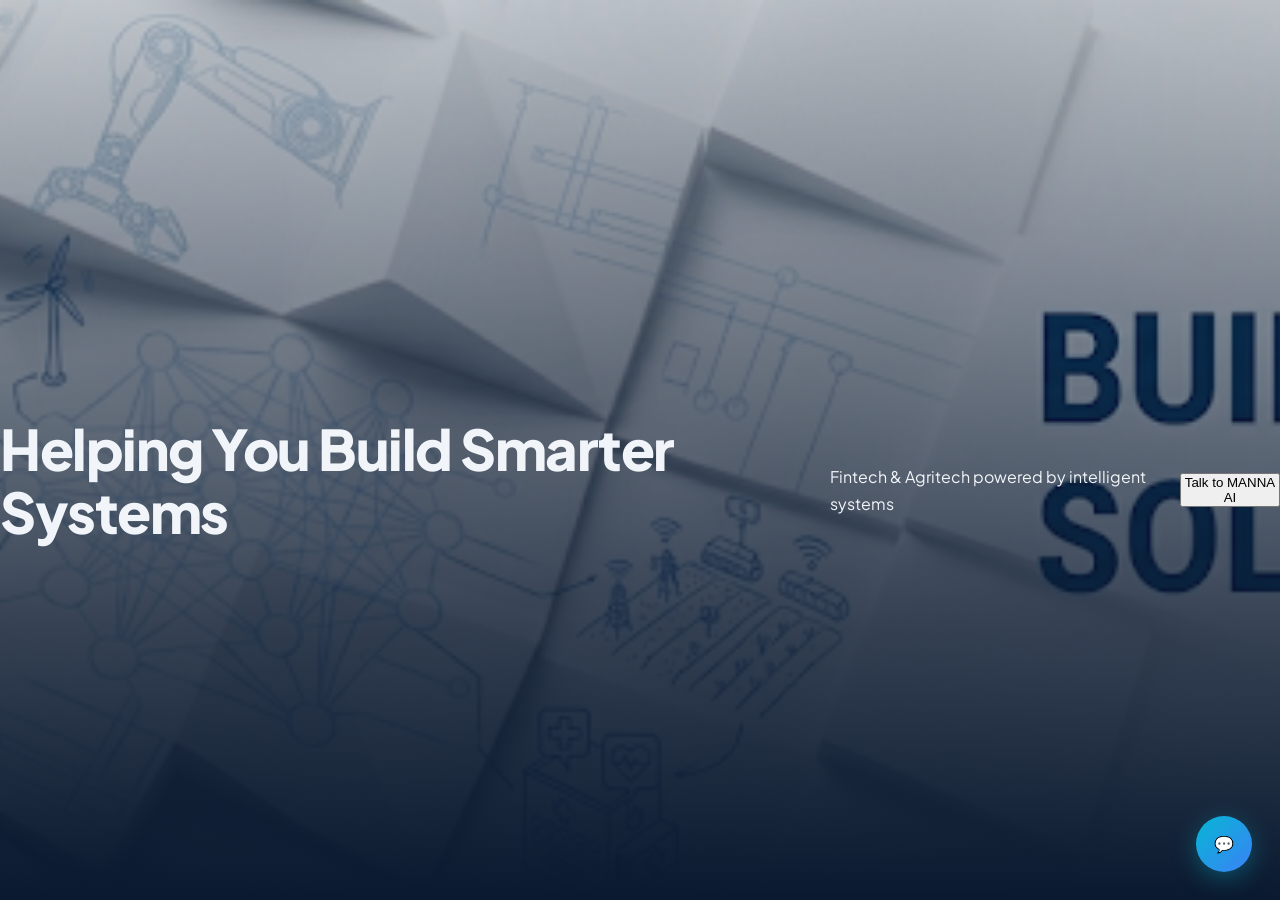
<file: Index.html>
<!DOCTYPE html>
<html lang="en">
<head>
  <meta charset="UTF-8">
  <title>MANNA</title>
  <meta name="viewport" content="width=device-width, initial-scale=1.0">

  <link rel="stylesheet" href="style.css">
</head>
<body>

  <!-- HERO -->
  <section class="hero">
    <h1>Helping You Build Smarter Systems</h1>
    <p>Fintech & Agritech powered by intelligent systems</p>
    <button onclick="toggleChat()">Talk to MANNA AI</button>
  </section>

  <!-- CHAT BUTTON -->
  <div class="chat-toggle" onclick="toggleChat()">💬</div>

  <!-- CHAT BOX -->
  <div class="chat-box" id="chat-box-container">
    <div class="chat-header">
      MANNA AI Assistant
      <span onclick="toggleChat()">✖</span>
    </div>

    <div class="chat-messages" id="chat-box"></div>

    <div class="chat-input">
      <input id="chat-input" placeholder="Ask something..." />
      <button onclick="sendChat()">Send</button>
    </div>
  </div>

  <script src="script.js"></script>
</body>
</html>
</file>
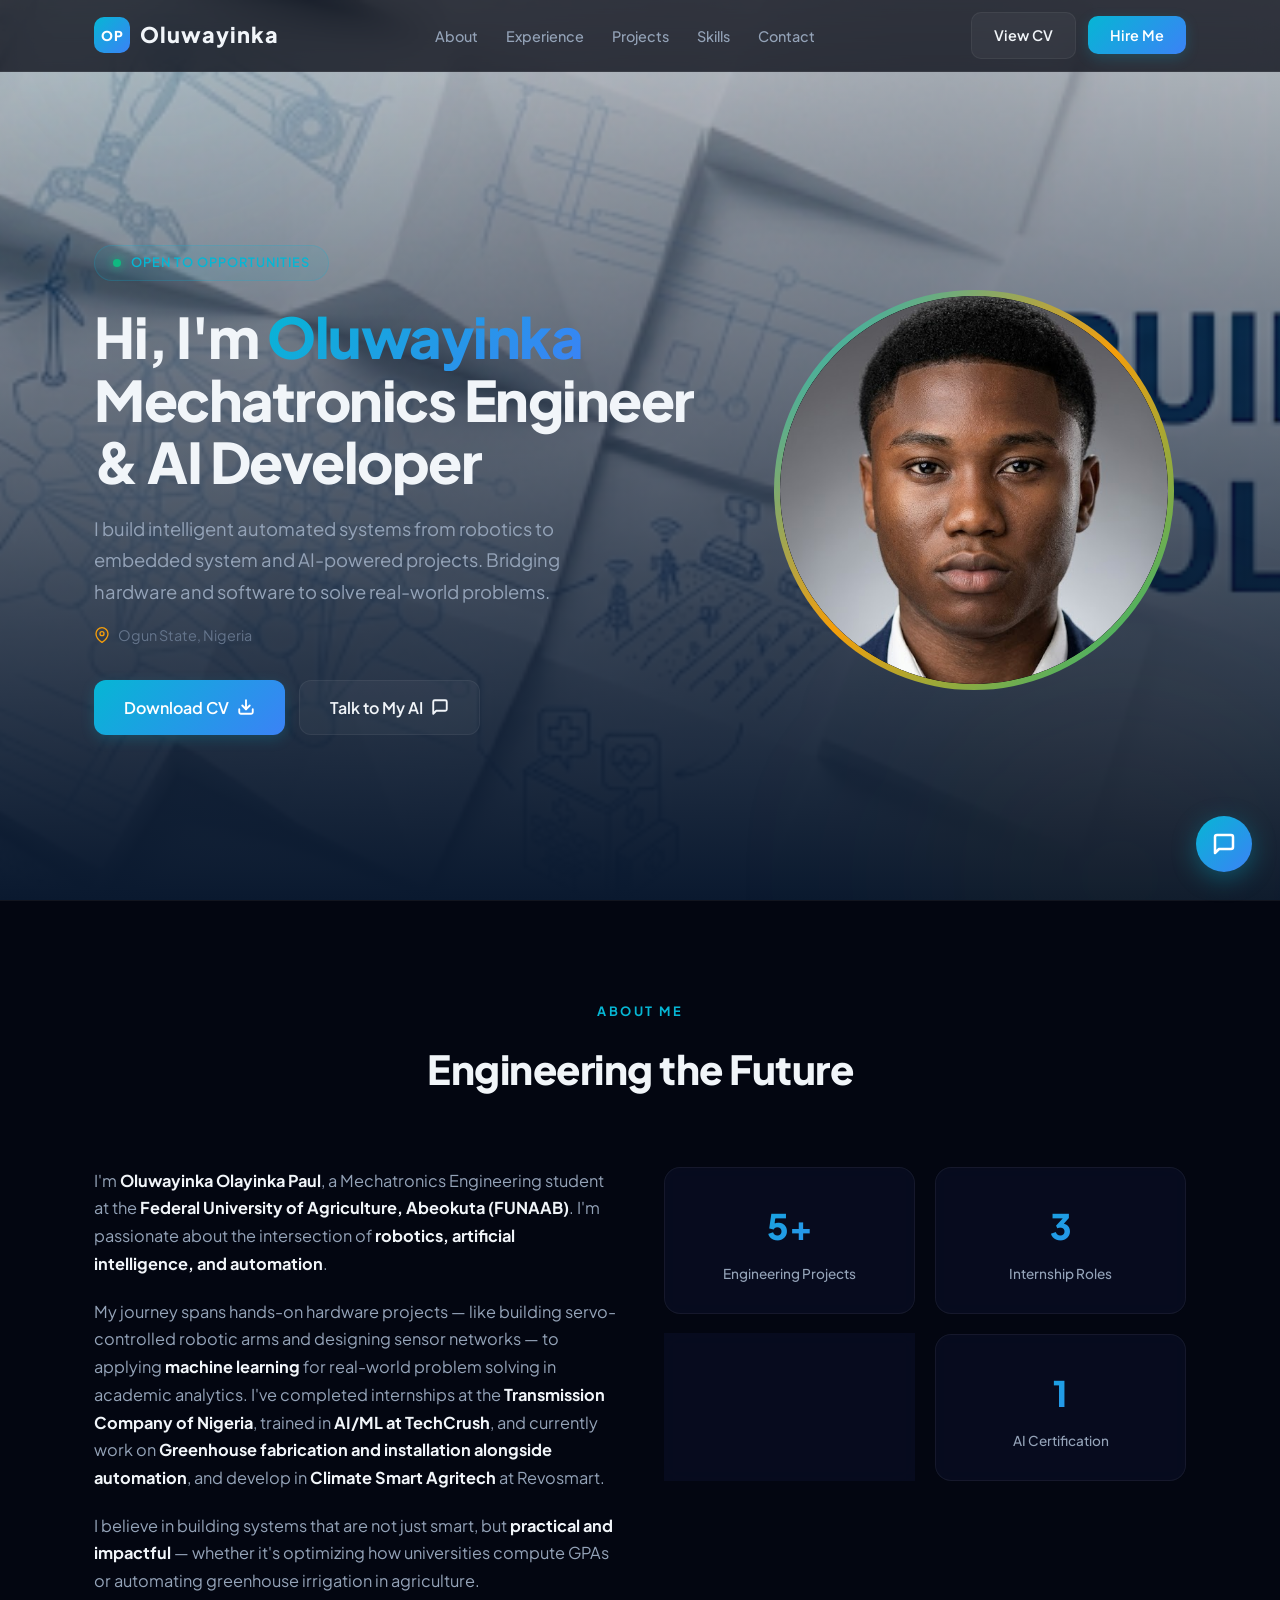
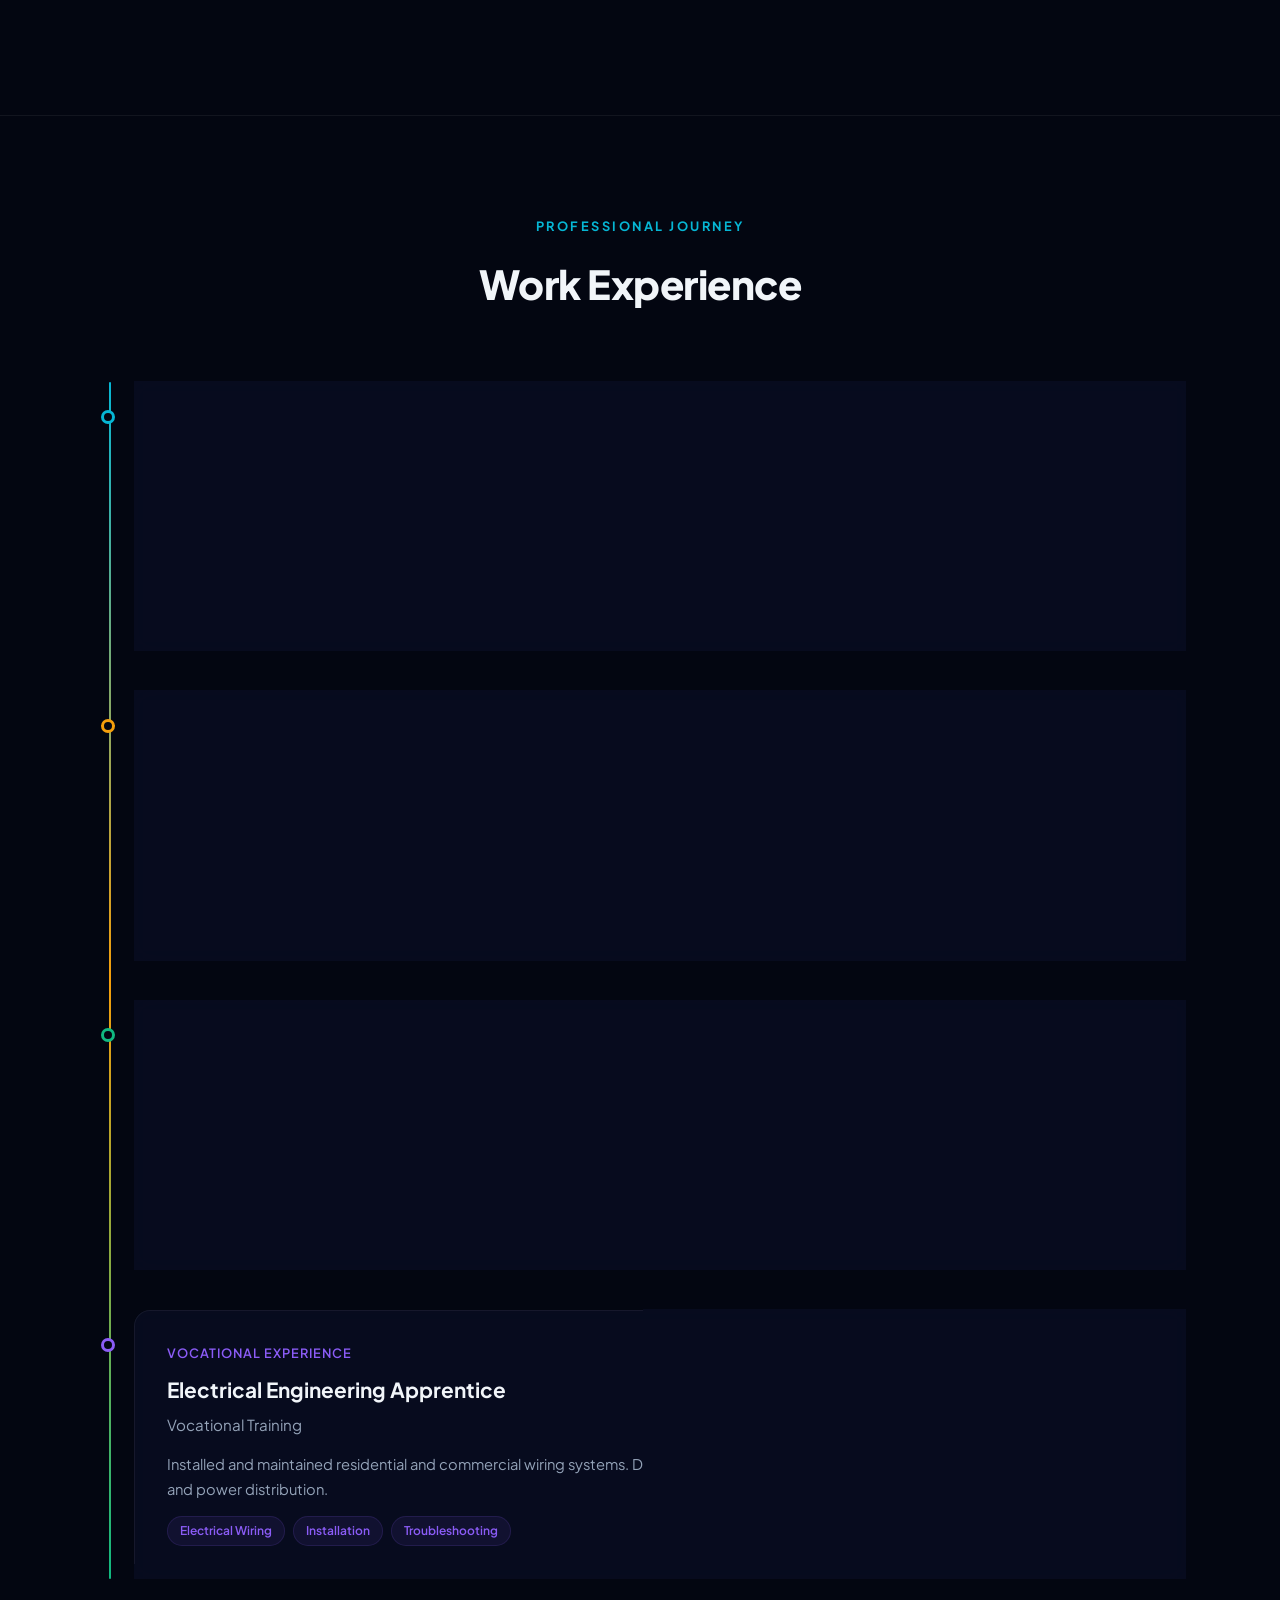
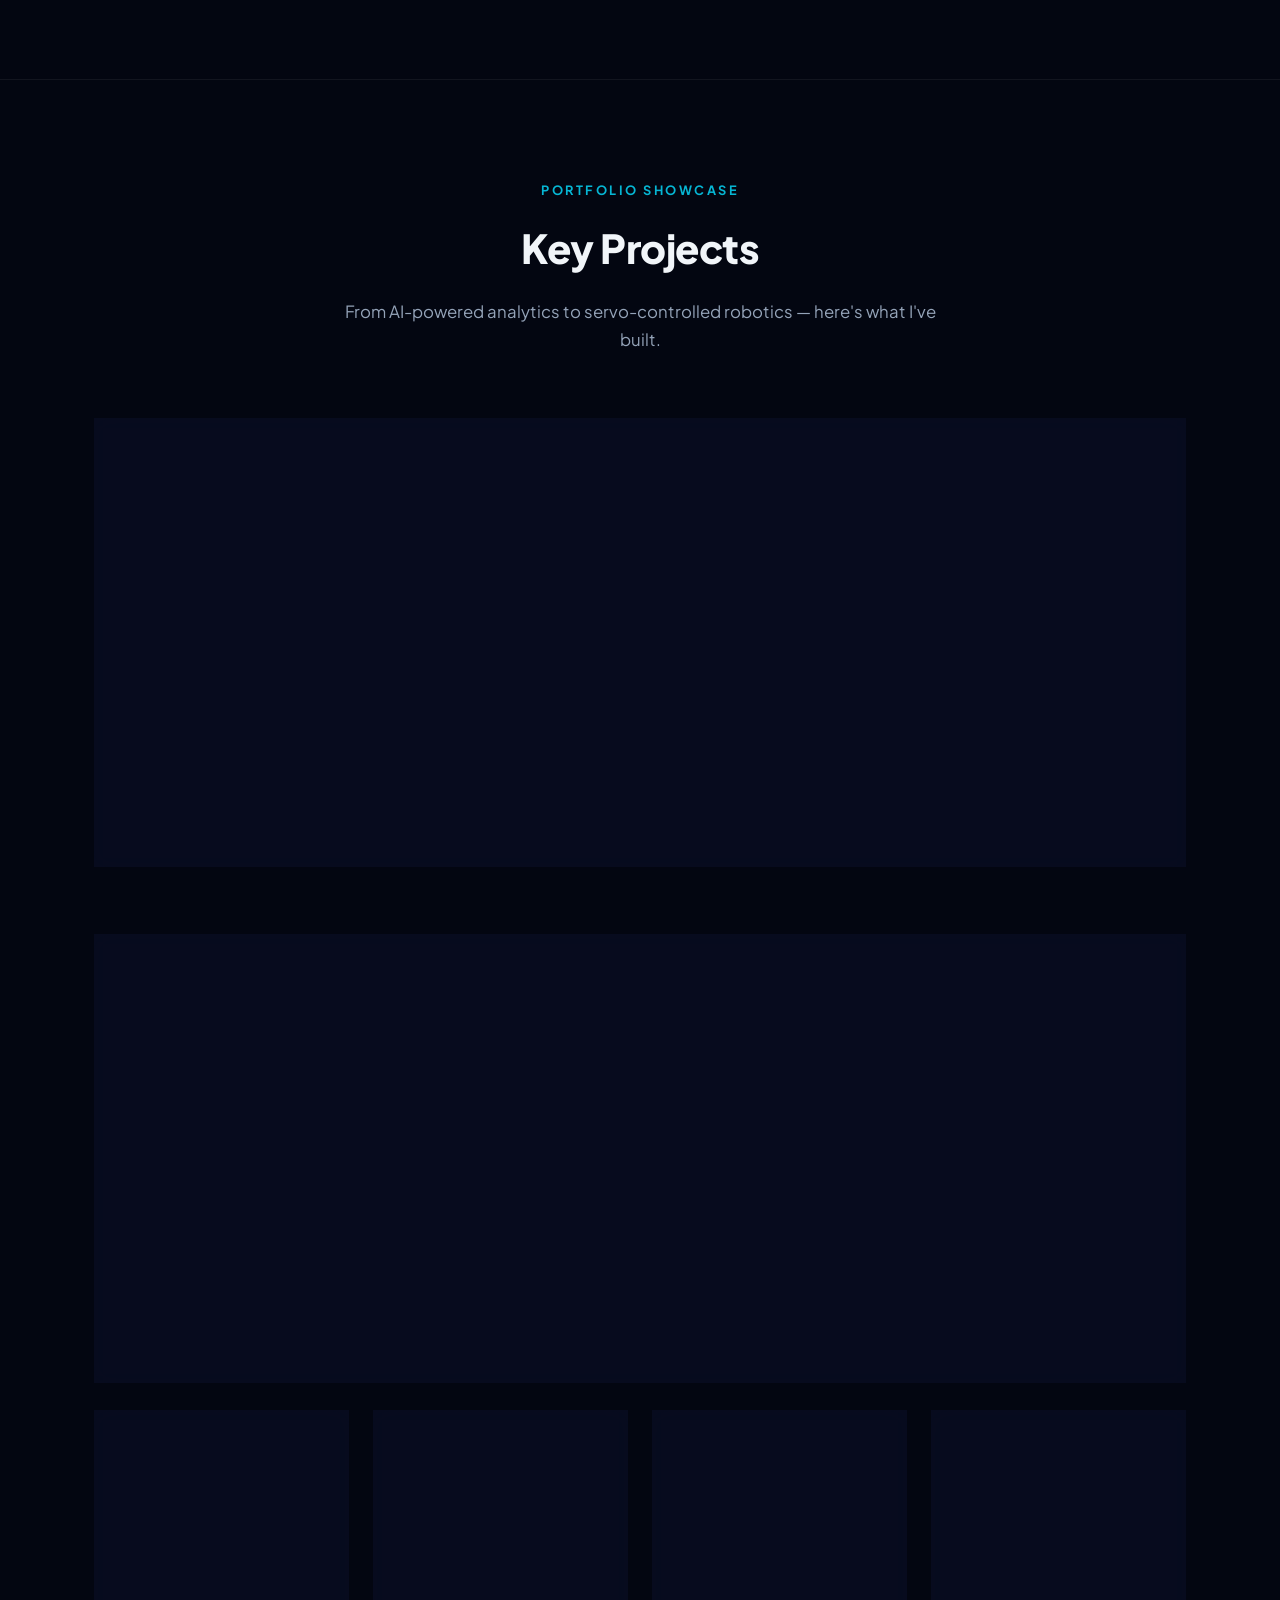
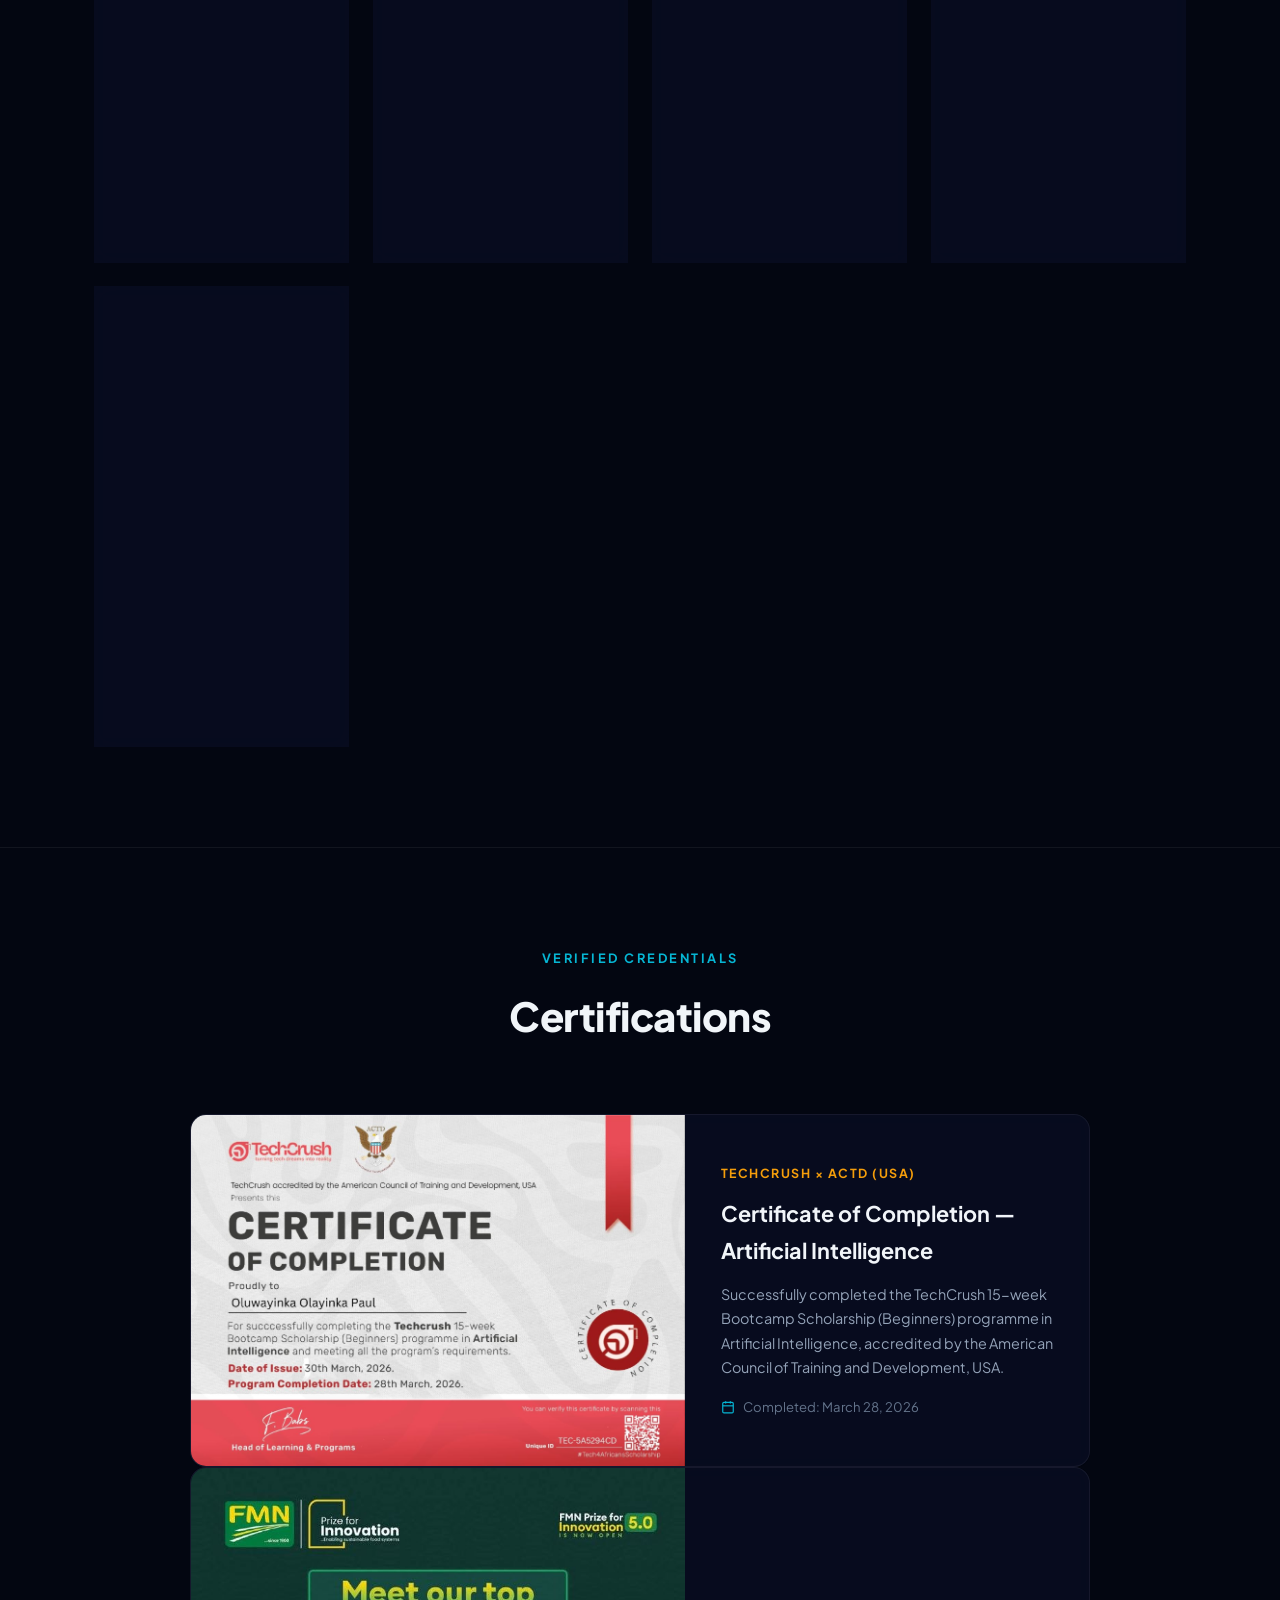
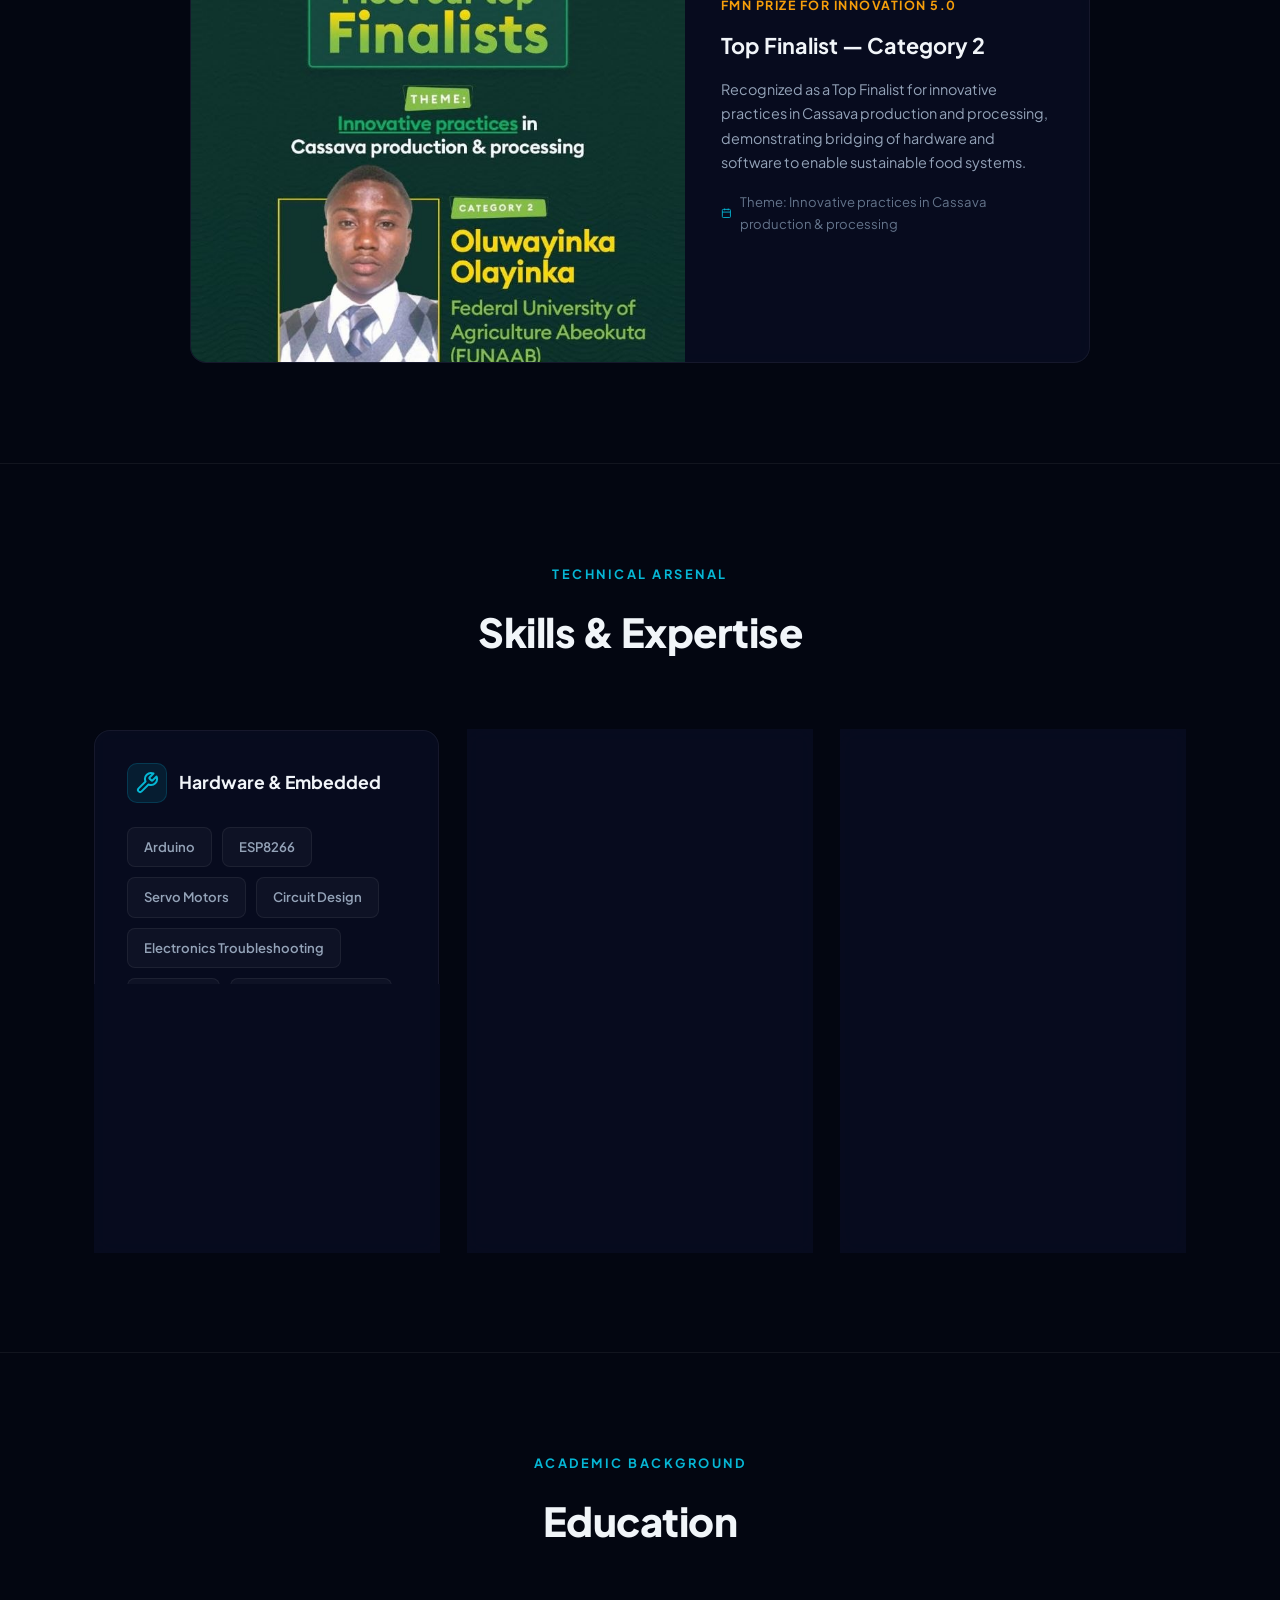
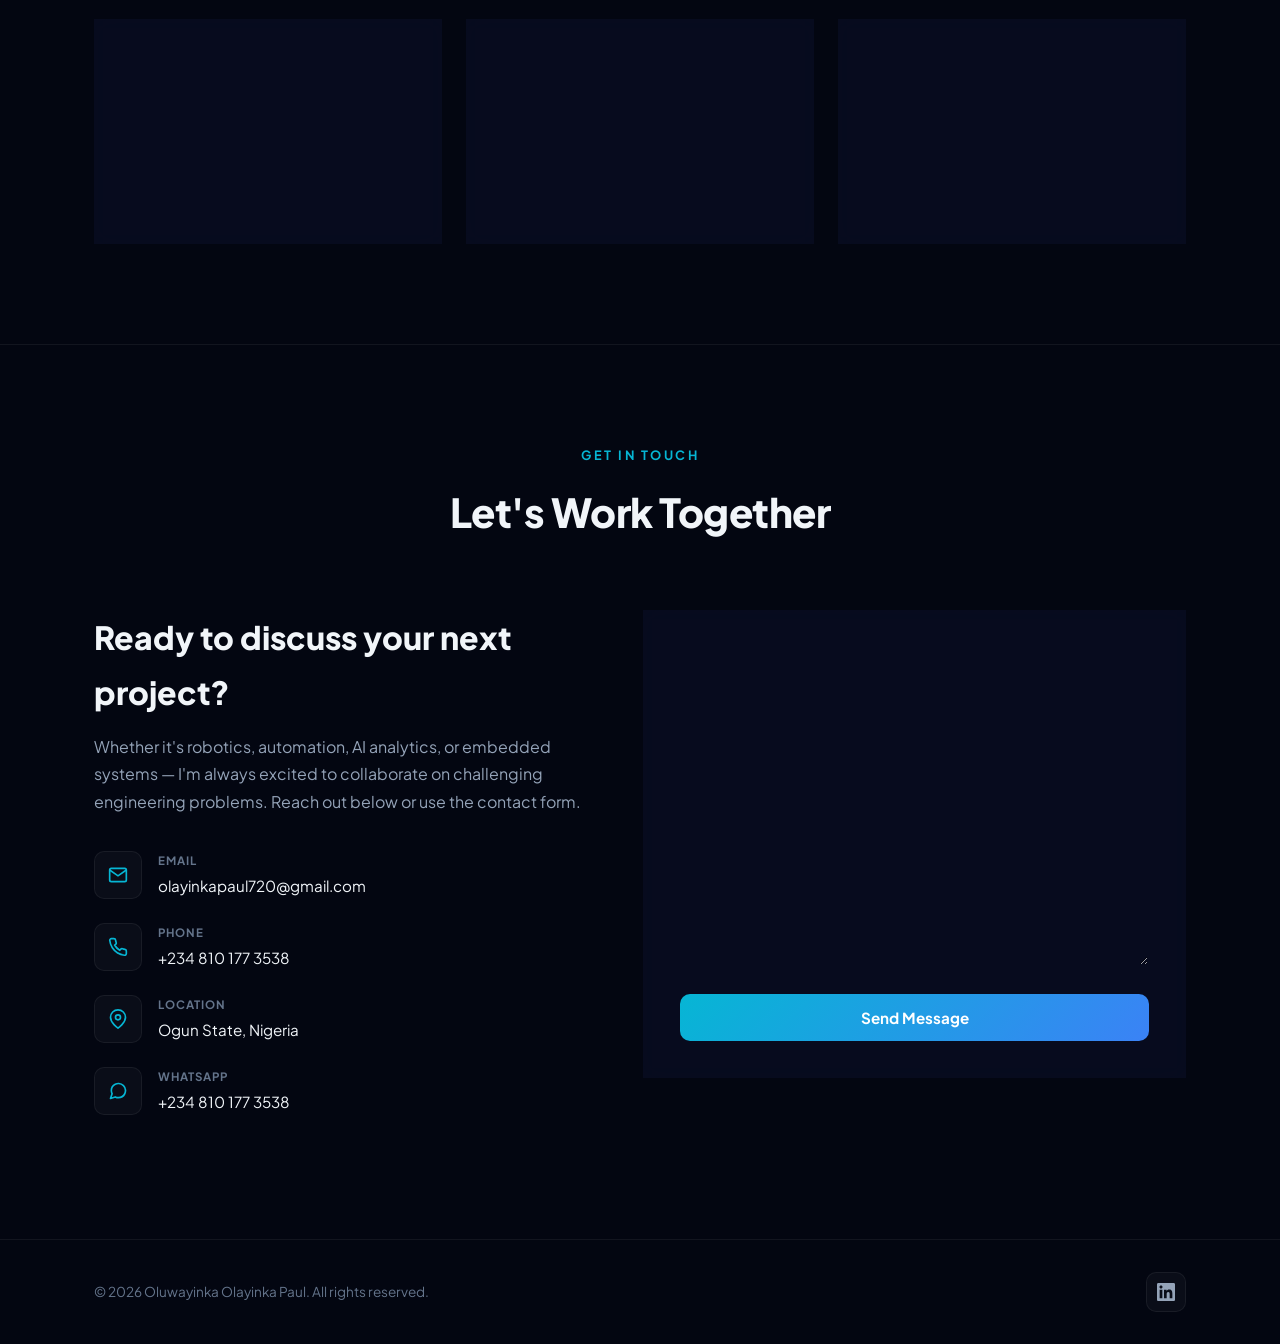
<file: index.html>
<!DOCTYPE html>
<html lang="en">
<head>
  <meta charset="UTF-8">
  <title>Oluwayinka Olayinka Paul | Mechatronics Engineer & AI Developer</title>
  <meta name="viewport" content="width=device-width, initial-scale=1.0">
  <meta name="description" content="Portfolio of Oluwayinka Olayinka Paul — Mechatronics Engineering student specializing in robotics, embedded systems, AI/ML, and agritech automation.">
  <link rel="stylesheet" href="style.css">
</head>
<body>

  <!-- BACKGROUND GLOWS -->
  <div class="bg-glow-container">
    <div class="glow-blue"></div>
    <div class="glow-amber"></div>
  </div>

  <!-- ===================== NAVIGATION ===================== -->
  <header class="header">
    <div class="container nav-container">
      <a href="#" class="logo">
        <div class="logo-icon">OP</div>
        Oluwayinka
      </a>

      <nav>
        <ul class="nav-links">
          <li><a href="#about">About</a></li>
          <li><a href="#experience">Experience</a></li>
          <li><a href="#projects">Projects</a></li>
          <li><a href="#skills">Skills</a></li>
          <li><a href="#contact">Contact</a></li>
        </ul>
      </nav>

      <div class="nav-cta">
        <a href="cv.html" class="btn btn-ghost" target="_blank">View CV</a>
        <button class="btn btn-primary" onclick="scrollToSection('#contact')">Hire Me</button>
        <button class="mobile-menu-btn" onclick="toggleMobileNav()" aria-label="Toggle menu">
          <svg viewBox="0 0 24 24" fill="none" stroke="currentColor" stroke-width="2.5" stroke-linecap="round">
            <line x1="3" y1="6" x2="21" y2="6"></line>
            <line x1="3" y1="12" x2="21" y2="12"></line>
            <line x1="3" y1="18" x2="21" y2="18"></line>
          </svg>
        </button>
      </div>
    </div>
  </header>

  <!-- ===================== HERO ===================== -->
  <section class="hero">
    <div class="container">
      <div class="hero-content">
        <div class="hero-text">
          <div class="hero-badge">
            <span class="hero-badge-dot"></span>
            Open to Opportunities
          </div>

          <h1>
            Hi, I'm <span class="highlight">Oluwayinka</span><br>
            Mechatronics Engineer &amp; AI Developer
          </h1>

          <p class="hero-subtitle">
            I build intelligent automated systems from robotics to embedded system and AI-powered projects. Bridging hardware and software to solve real-world problems.
          </p>

          <div class="hero-location">
            <svg viewBox="0 0 24 24" fill="none" stroke="currentColor" stroke-width="2" stroke-linecap="round" stroke-linejoin="round"><path d="M21 10c0 7-9 13-9 13s-9-6-9-13a9 9 0 0 1 18 0z"></path><circle cx="12" cy="10" r="3"></circle></svg>
            Ogun State, Nigeria
          </div>

          <div class="hero-buttons">
            <a href="cv.html" class="btn btn-primary btn-lg" target="_blank">
              Download CV
              <svg width="18" height="18" viewBox="0 0 24 24" fill="none" stroke="currentColor" stroke-width="2.5" stroke-linecap="round" stroke-linejoin="round"><path d="M21 15v4a2 2 0 0 1-2 2H5a2 2 0 0 1-2-2v-4"></path><polyline points="7 10 12 15 17 10"></polyline><line x1="12" y1="15" x2="12" y2="3"></line></svg>
            </a>
            <button class="btn btn-ghost btn-lg" onclick="toggleChat()">
              Talk to My AI
              <svg width="18" height="18" viewBox="0 0 24 24" fill="none" stroke="currentColor" stroke-width="2.5" stroke-linecap="round" stroke-linejoin="round"><path d="M21 15a2 2 0 0 1-2 2H7l-4 4V5a2 2 0 0 1 2-2h14a2 2 0 0 1 2 2z"></path></svg>
            </button>
          </div>
        </div>

        <div class="hero-visual">
          <div class="profile-ring">
            <div class="profile-inner">
              <img src="assets/profile.png" alt="Oluwayinka Olayinka Paul" style="width:100%;height:100%;object-fit:cover;border-radius:50%;">
            </div>
          </div>
        </div>
      </div>
    </div>
  </section>

  <!-- ===================== ABOUT ===================== -->
  <section id="about" class="about">
    <div class="container">
      <div class="section-header reveal">
        <div class="section-label">About Me</div>
        <h2 class="section-title">Engineering the Future</h2>
      </div>

      <div class="about-content reveal">
        <div class="about-text">
          <p>
            I'm <strong>Oluwayinka Olayinka Paul</strong>, a Mechatronics Engineering student at the <strong>Federal University of Agriculture, Abeokuta (FUNAAB)</strong>. I'm passionate about the intersection of <strong>robotics, artificial intelligence, and automation</strong>.
          </p>
          <p>
            My journey spans hands-on hardware projects — like building servo-controlled robotic arms and designing sensor networks — to applying <strong>machine learning</strong> for real-world problem solving in academic analytics. I've completed internships at the <strong>Transmission Company of Nigeria</strong>, trained in <strong>AI/ML at TechCrush</strong>, and currently work on <strong>Greenhouse fabrication and installation alongside automation</strong>, and develop in <strong>Climate Smart Agritech</strong> at Revosmart.
          </p>
          <p>
            I believe in building systems that are not just smart, but <strong>practical and impactful</strong> — whether it's optimizing how universities compute GPAs or automating greenhouse irrigation in agriculture.
          </p>
        </div>

        <div class="about-stats">
          <div class="glass-card stat-card">
            <div class="stat-number">5+</div>
            <div class="stat-label">Engineering Projects</div>
          </div>
          <div class="glass-card stat-card">
            <div class="stat-number">3</div>
            <div class="stat-label">Internship Roles</div>
          </div>
          <div class="glass-card stat-card">
            <div class="stat-number">Top 8</div>
            <div class="stat-label">FMN 5.0 Finalist</div>
          </div>
          <div class="glass-card stat-card">
            <div class="stat-number">1</div>
            <div class="stat-label">AI Certification</div>
          </div>
        </div>
      </div>
    </div>
  </section>

  <!-- ===================== EXPERIENCE ===================== -->
  <section id="experience" class="experience">
    <div class="container">
      <div class="section-header reveal">
        <div class="section-label">Professional Journey</div>
        <h2 class="section-title">Work Experience</h2>
      </div>

      <div class="timeline reveal">
        <!-- 1. Revosmart -->
        <div class="timeline-item">
          <div class="timeline-dot"></div>
          <div class="glass-card timeline-card">
            <div class="timeline-date">Feb 2026 — Present</div>
            <h3>Agritech R&D Intern</h3>
            <div class="timeline-company">
              Revosmart
              <span class="timeline-location-tag">On-site · Ogun State</span>
            </div>
            <p>
              Working on greenhouse construction, installation, and automation systems. Contributing to R&D on precision agritech solutions including sensor-integrated growing environments and automated climate control.
            </p>
            <div class="timeline-tags">
              <span class="tag">Project Management</span>
              <span class="tag">Metal Fabrication</span>
              <span class="tag green">Greenhouse Automation</span>
              <span class="tag green">Agritech R&D</span>
            </div>
          </div>
        </div>

        <!-- 2. TechCrush -->
        <div class="timeline-item">
          <div class="timeline-dot"></div>
          <div class="glass-card timeline-card">
            <div class="timeline-date">Dec 2025 — Mar 2026</div>
            <h3>AI & Machine Learning Intern</h3>
            <div class="timeline-company">
              TechCrush
              <span class="timeline-location-tag">Remote · Full-time</span>
            </div>
            <p>
              Completed 15-week bootcamp scholarship in Artificial Intelligence. Led capstone project — <strong>AARIS-Lite</strong> — an AI-Driven Academic Records & Intelligence System using ML models including Isolation Forest for anomaly detection.
            </p>
            <div class="timeline-tags">
              <span class="tag amber">Machine Learning</span>
              <span class="tag amber">Data Science</span>
              <span class="tag amber">Python</span>
              <span class="tag amber">Anomaly Detection</span>
            </div>
          </div>
        </div>

        <!-- 3. TCN -->
        <div class="timeline-item">
          <div class="timeline-dot"></div>
          <div class="glass-card timeline-card">
            <div class="timeline-date">Jun 2025 — Aug 2025</div>
            <h3>Electrical Engineer Intern</h3>
            <div class="timeline-company">
              Transmission Company of Nigeria
              <span class="timeline-location-tag">On-site</span>
            </div>
            <p>
              Gained practical experience in power engineering systems, transmission line infrastructure, and industrial electrical operations at one of Nigeria's critical power transmission companies.
            </p>
            <div class="timeline-tags">
              <span class="tag green">Power Engineering</span>
              <span class="tag green">Electrical Systems</span>
              <span class="tag green">Transmission Infrastructure</span>
            </div>
          </div>
        </div>

        <!-- 4. Electrical Apprentice -->
        <div class="timeline-item">
          <div class="timeline-dot"></div>
          <div class="glass-card timeline-card">
            <div class="timeline-date">Vocational Experience</div>
            <h3>Electrical Engineering Apprentice</h3>
            <div class="timeline-company">
              Vocational Training
            </div>
            <p>
              Installed and maintained residential and commercial wiring systems. Developed foundational skills in electrical troubleshooting, circuit testing, and power distribution.
            </p>
            <div class="timeline-tags">
              <span class="tag purple">Electrical Wiring</span>
              <span class="tag purple">Installation</span>
              <span class="tag purple">Troubleshooting</span>
            </div>
          </div>
        </div>
      </div>
    </div>
  </section>

  <!-- ===================== PROJECTS ===================== -->
  <section id="projects" class="projects">
    <div class="container">
      <div class="section-header reveal">
        <div class="section-label">Portfolio Showcase</div>
        <h2 class="section-title">Key Projects</h2>
        <p class="section-desc">From AI-powered analytics to servo-controlled robotics — here's what I've built.</p>
      </div>

      <div class="projects-grid">
        <!-- FEATURED: Manna AgriSense -->
        <div class="glass-card project-card-featured reveal">
          <div>
            <div class="project-featured-label">
              <svg viewBox="0 0 24 24" fill="currentColor"><path d="M12 2l3.09 6.26L22 9.27l-5 4.87 1.18 6.88L12 17.77l-6.18 3.25L7 14.14 2 9.27l6.91-1.01L12 2z"></path></svg>
              FEATURED PROJECT — FMN 5.0 Top 8 Finalist
            </div>
            <h3>Cassava Doctor</h3>
            <p class="project-subtitle">AI-Powered Crop Diagnosis & Agronomic Command Center</p>
            <p>
              A comprehensive AgriTech platform built to empower farmers and agricultural experts. It bridges the gap between on-the-ground farming and high-level agronomic oversight by providing instant AI-powered crop diagnosis alongside real-time data synchronization.
            </p>
            <a href="https://fmn-argrisense.vercel.app/" target="_blank" style="display: inline-flex; align-items: center; gap: 8px; color: var(--accent-blue); text-decoration: none; font-weight: 600; margin-bottom: 20px; margin-top: 10px;">
              View Live App
              <svg viewBox="0 0 24 24" width="16" height="16" fill="none" stroke="currentColor" stroke-width="2" stroke-linecap="round" stroke-linejoin="round"><path d="M18 13v6a2 2 0 0 1-2 2H5a2 2 0 0 1-2-2V8a2 2 0 0 1 2-2h6"></path><polyline points="15 3 21 3 21 9"></polyline><line x1="10" y1="14" x2="21" y2="3"></line></svg>
            </a>

            <div class="timeline-tags">
              <span class="tag green">AgriTech</span>
              <span class="tag amber">AI</span>
              <span class="tag">ML/DL</span>
            </div>
          </div>

          <!-- Architecture Modules -->
          <div class="project-modules">
            <div class="module-card">
              <h5>AI Disease Detection</h5>
              <ul>
                <li>Instant AI-driven diagnosis</li>
                <li>Detects Cassava Mosaic</li>
                <li>Detects Brown Streak</li>
                <li>Provides severity scores</li>
              </ul>
            </div>
            <div class="module-card">
              <h5>Real-Time Cloud Sync</h5>
              <ul>
                <li>Robust sync engine</li>
                <li>Offline-first capability</li>
                <li>Automatic cloud backup</li>
                <li>Zero data loss</li>
              </ul>
            </div>
            <div class="module-card">
              <h5>Live Admin Dashboard</h5>
              <ul>
                <li>Agronomic command center</li>
                <li>Monitor global scans</li>
                <li>Live farm locations</li>
                <li>Disease hotspot mapping</li>
              </ul>
            </div>
            <div class="module-card">
              <h5>Smart Farm Profiles</h5>
              <ul>
                <li>Farm size management</li>
                <li>Crop tracking</li>
                <li>Geographical tagging</li>
                <li>Precise scan mapping</li>
              </ul>
            </div>
          </div>
        </div>

        <!-- FEATURED: AARIS-Lite -->
        <div class="glass-card project-card-featured reveal" style="margin-top: 40px;">
          <div>
            <div class="project-featured-label">
              <svg viewBox="0 0 24 24" fill="currentColor"><path d="M12 2l3.09 6.26L22 9.27l-5 4.87 1.18 6.88L12 17.77l-6.18 3.25L7 14.14 2 9.27l6.91-1.01L12 2z"></path></svg>
              FEATURED PROJECT — TechCrush Capstone
            </div>
            <h3>AARIS-Lite</h3>
            <p class="project-subtitle">AI-Driven Academic Records & Intelligence System</p>
            <p>
              A lightweight, AI-powered academic records management system designed for Nigerian universities. Automates GPA/CGPA computation, performance trend analysis across semesters, and anomaly detection in student records.
            </p>
            <a href="https://aaris-lite-fdcj4zjtuhwsbnpfxdhfjz.streamlit.app/" target="_blank" style="display: inline-flex; align-items: center; gap: 8px; color: var(--accent-blue); text-decoration: none; font-weight: 600; margin-bottom: 20px;">
              View Live App
              <svg viewBox="0 0 24 24" width="16" height="16" fill="none" stroke="currentColor" stroke-width="2" stroke-linecap="round" stroke-linejoin="round"><path d="M18 13v6a2 2 0 0 1-2 2H5a2 2 0 0 1-2-2V8a2 2 0 0 1 2-2h6"></path><polyline points="15 3 21 3 21 9"></polyline><line x1="10" y1="14" x2="21" y2="3"></line></svg>
            </a>

            <div class="timeline-tags">
              <span class="tag amber">Python</span>
              <span class="tag amber">Isolation Forest</span>
              <span class="tag">Z-Score Detection</span>
              <span class="tag green">Time-Series</span>
              <span class="tag">Data Science</span>
            </div>
          </div>

          <!-- Architecture Modules -->
          <div class="project-modules">
            <div class="module-card">
              <h5>GPA Computation</h5>
              <ul>
                <li>Rule-based grade mapping</li>
                <li>Weighted average engine</li>
                <li>Semester-by-semester tracker</li>
                <li>CGPA aggregation</li>
              </ul>
            </div>
            <div class="module-card">
              <h5>Trend Analysis</h5>
              <ul>
                <li>Time-series analysis</li>
                <li>Course-level comparison</li>
                <li>Cohort benchmarking</li>
                <li>Visualization output</li>
              </ul>
            </div>
            <div class="module-card">
              <h5>Anomaly Detection</h5>
              <ul>
                <li>Z-score outlier detection</li>
                <li>Irregular record flagging</li>
                <li>Isolation Forest (unsupervised)</li>
                <li>Alert system for officers</li>
              </ul>
            </div>
            <div class="module-card">
              <h5>Data Layer</h5>
              <ul>
                <li>Excel/CSV ingestion</li>
                <li>Data validation engine</li>
                <li>NA handling policy</li>
                <li>Zenodo integration</li>
              </ul>
            </div>
          </div>
        </div>
      </div>

      <!-- OTHER PROJECTS -->
      <div class="projects-small-grid reveal">
        <div class="glass-card project-card">
          <div class="project-icon blue">
            <svg xmlns="http://www.w3.org/2000/svg" viewBox="0 0 24 24" width="24" height="24" fill="none" stroke="#06b6d4" stroke-width="2" stroke-linecap="round" stroke-linejoin="round"><path d="M12 8V4H8"/><rect width="16" height="12" x="4" y="8" rx="2"/><path d="M2 14h2"/><path d="M20 14h2"/><path d="M15 13v2"/><path d="M9 13v2"/></svg>
          </div>
          <h4>Robotic Arm</h4>
          <p>Designed and built a servo-controlled robotic arm using ESP microcontroller to simulate automated pick-and-place tasks in manufacturing.</p>
          <div class="timeline-tags">
            <span class="tag">ESP8266</span>
            <span class="tag">Servo Motors</span>
            <span class="tag">C/C++</span>
          </div>
        </div>

        <div class="glass-card project-card">
          <div class="project-icon amber">
            <svg xmlns="http://www.w3.org/2000/svg" viewBox="0 0 24 24" width="24" height="24" fill="none" stroke="#f59e0b" stroke-width="2" stroke-linecap="round" stroke-linejoin="round"><path d="M7 16.3c2.2 0 4-1.83 4-4.05 0-1.16-.57-2.26-1.71-3.19S7.29 6.75 7 5.3c-.29 1.45-1.14 2.84-2.29 3.76S3 11.1 3 12.25c0 2.22 1.8 4.05 4 4.05z"/><path d="M12.56 6.6A10.97 10.97 0 0 0 14 3.02c.5 2.5 2 4.9 4 6.5s3 3.5 3 5.5a6.98 6.98 0 0 1-11.91 4.97"/></svg>
          </div>
          <h4>Water Level Indicator</h4>
          <p>Created a sensor-based alert system using LEDs and buzzers for real-time monitoring of water tank levels in household and agricultural setups.</p>
          <div class="timeline-tags">
            <span class="tag amber">Arduino</span>
            <span class="tag amber">Sensors</span>
            <span class="tag amber">Circuit Design</span>
          </div>
        </div>

        <div class="glass-card project-card">
          <div class="project-icon green">
            <svg xmlns="http://www.w3.org/2000/svg" viewBox="0 0 24 24" width="24" height="24" fill="none" stroke="#10b981" stroke-width="2" stroke-linecap="round" stroke-linejoin="round"><path d="M20 13c0 5-3.5 7.5-7.66 8.95a1 1 0 0 1-.67-.01C7.5 20.5 4 18 4 13V6a1 1 0 0 1 1-1c2 0 4.5-1.2 6.24-2.72a1.17 1.17 0 0 1 1.52 0C14.51 3.81 17 5 19 5a1 1 0 0 1 1 1z"/><path d="m9 12 2 2 4-4"/></svg>
          </div>
          <h4>Error Detection & Correction</h4>
          <p>Developed a parity-based logic circuit to simulate and verify digital transmission accuracy, demonstrating error correction principles.</p>
          <div class="timeline-tags">
            <span class="tag green">Digital Logic</span>
            <span class="tag green">Parity Check</span>
            <span class="tag green">Circuit Simulation</span>
          </div>
        </div>

        <div class="glass-card project-card">
          <div class="project-icon purple">
            <svg xmlns="http://www.w3.org/2000/svg" viewBox="0 0 24 24" width="24" height="24" fill="none" stroke="#8b5cf6" stroke-width="2" stroke-linecap="round" stroke-linejoin="round"><path d="m12 14 4-4"/><path d="M3.34 19a10 10 0 1 1 17.32 0"/><path d="M13.73 4.2l-1.47 8.59a2 2 0 0 1-3.46.89L6 10"/></svg>
          </div>
          <h4>SCR Motor Speed Control</h4>
          <p>Controlled AC motor speed using a Silicon Controlled Rectifier (SCR) for basic automation — demonstrating power electronics principles.</p>
          <div class="timeline-tags">
            <span class="tag purple">SCR</span>
            <span class="tag purple">Power Electronics</span>
            <span class="tag purple">AC Motor</span>
          </div>
        </div>

        <div class="glass-card project-card">
          <div class="project-icon green">
            <svg xmlns="http://www.w3.org/2000/svg" viewBox="0 0 24 24" width="24" height="24" fill="none" stroke="#10b981" stroke-width="2" stroke-linecap="round" stroke-linejoin="round"><path d="M5 12.55a11 11 0 0 1 14.08 0"/><path d="M1.42 9a16 16 0 0 1 21.16 0"/><path d="M8.53 16.11a6 6 0 0 1 6.95 0"/><line x1="12" y1="20" x2="12.01" y2="20"/></svg>
          </div>
          <h4>IoT-Controlled Lawn Mower</h4>
          <p>Built a lawn mower controlled using IoT for automated and remote landscaping operations, bridging hardware mechanics with smart networking.</p>
          <div class="timeline-tags">
            <span class="tag green">IoT</span>
            <span class="tag green">Automation</span>
            <span class="tag green">Hardware</span>
          </div>
        </div>
      </div>
    </div>
  </section>

  <!-- ===================== CERTIFICATIONS ===================== -->
  <section id="certifications" class="certifications">
    <div class="container">
      <div class="section-header reveal">
        <div class="section-label">Verified Credentials</div>
        <h2 class="section-title">Certifications</h2>
      </div>

      <div class="glass-card cert-card reveal">
        <img src="assets/certificates/techcrush_certificate.png" alt="TechCrush AI Certificate" class="cert-image">
        <div class="cert-details">
          <div class="cert-issuer">TechCrush × ACTD (USA)</div>
          <h3>Certificate of Completion — Artificial Intelligence</h3>
          <p>
            Successfully completed the TechCrush 15-week Bootcamp Scholarship (Beginners) programme in Artificial Intelligence, accredited by the American Council of Training and Development, USA.
          </p>
          <div class="cert-meta">
            <span>
              <svg viewBox="0 0 24 24" fill="none" stroke="currentColor" stroke-width="2"><rect x="3" y="4" width="18" height="18" rx="2" ry="2"></rect><line x1="16" y1="2" x2="16" y2="6"></line><line x1="8" y1="2" x2="8" y2="6"></line><line x1="3" y1="10" x2="21" y2="10"></line></svg>
              Completed: March 28, 2026
            </span>
          </div>
        </div>
      </div>

      <div class="glass-card cert-card reveal">
        <img src="assets/certificates/fmn_finalist.png" alt="FMN Prize for Innovation 5.0 Finalist" class="cert-image">
        <div class="cert-details">
          <div class="cert-issuer">FMN Prize for Innovation 5.0</div>
          <h3>Top Finalist — Category 2</h3>
          <p>
            Recognized as a Top Finalist for innovative practices in Cassava production and processing, demonstrating bridging of hardware and software to enable sustainable food systems.
          </p>
          <div class="cert-meta">
            <span>
              <svg viewBox="0 0 24 24" fill="none" stroke="currentColor" stroke-width="2"><rect x="3" y="4" width="18" height="18" rx="2" ry="2"></rect><line x1="16" y1="2" x2="16" y2="6"></line><line x1="8" y1="2" x2="8" y2="6"></line><line x1="3" y1="10" x2="21" y2="10"></line></svg>
              Theme: Innovative practices in Cassava production & processing
            </span>
          </div>
        </div>
      </div>
    </div>
  </section>

  <!-- ===================== SKILLS ===================== -->
  <section id="skills" class="skills">
    <div class="container">
      <div class="section-header reveal">
        <div class="section-label">Technical Arsenal</div>
        <h2 class="section-title">Skills & Expertise</h2>
      </div>

      <div class="skills-grid reveal">
        <!-- Hardware & Embedded -->
        <div class="glass-card skill-group">
          <div class="skill-group-header">
            <div class="skill-group-icon blue">
              <svg viewBox="0 0 24 24" width="24" height="24" fill="none" stroke="#06b6d4" stroke-width="2" stroke-linecap="round" stroke-linejoin="round"><path d="M14.7 6.3a1 1 0 0 0 0 1.4l1.6 1.6a1 1 0 0 0 1.4 0l3.77-3.77a6 6 0 0 1-7.94 7.94l-6.91 6.91a2.12 2.12 0 0 1-3-3l6.91-6.91a6 6 0 0 1 7.94-7.94l-3.76 3.76z"/></svg>
            </div>
            <h3>Hardware & Embedded</h3>
          </div>
          <div class="skill-chips">
            <span class="skill-chip">Arduino</span>
            <span class="skill-chip">ESP8266</span>
            <span class="skill-chip">Servo Motors</span>
            <span class="skill-chip">Circuit Design</span>
            <span class="skill-chip">Electronics Troubleshooting</span>
            <span class="skill-chip">Robotics</span>
            <span class="skill-chip">Embedded Systems</span>
          </div>
        </div>

        <!-- Software & AI -->
        <div class="glass-card skill-group">
          <div class="skill-group-header">
            <div class="skill-group-icon amber">
              <svg viewBox="0 0 24 24" width="24" height="24" fill="none" stroke="#f59e0b" stroke-width="2" stroke-linecap="round" stroke-linejoin="round"><rect x="2" y="3" width="20" height="14" rx="2" ry="2"/><line x1="8" y1="21" x2="16" y2="21"/><line x1="12" y1="17" x2="12" y2="21"/></svg>
            </div>
            <h3>Software & AI</h3>
          </div>
          <div class="skill-chips">
            <span class="skill-chip">Python</span>
            <span class="skill-chip">C / C++</span>
            <span class="skill-chip">Machine Learning</span>
            <span class="skill-chip">Data Science</span>
            <span class="skill-chip">Data Analysis</span>
          </div>
        </div>

        <!-- Engineering -->
        <div class="glass-card skill-group">
          <div class="skill-group-header">
            <div class="skill-group-icon green">
              <svg viewBox="0 0 24 24" width="24" height="24" fill="none" stroke="#10b981" stroke-width="2" stroke-linecap="round" stroke-linejoin="round"><polygon points="12 2 2 7 12 12 22 7 12 2"/><polyline points="2 12 12 17 22 12"/><polyline points="2 17 12 22 22 17"/></svg>
            </div>
            <h3>Engineering & Systems</h3>
          </div>
          <div class="skill-chips">
            <span class="skill-chip">Electrical Wiring</span>
            <span class="skill-chip">Power Systems</span>
            <span class="skill-chip">Power Engineering</span>
            <span class="skill-chip">Metal Fabrication</span>
            <span class="skill-chip">Greenhouse Fabrication</span>
            <span class="skill-chip">Greenhouse Automation</span>
            <span class="skill-chip">Climate Smart Agritech</span>
            <span class="skill-chip">Project Management</span>
            <span class="skill-chip">Control Systems</span>
          </div>
        </div>
      </div>
    </div>
  </section>

  <!-- ===================== EDUCATION ===================== -->
  <section id="education" class="education">
    <div class="container">
      <div class="section-header reveal">
        <div class="section-label">Academic Background</div>
        <h2 class="section-title">Education</h2>
      </div>

      <div class="education-grid reveal">
        <div class="glass-card edu-card">
          <div class="edu-years">2023 — Present</div>
          <h4>B.Sc. Mechatronics Engineering</h4>
          <p>Federal University of Agriculture, Abeokuta (FUNAAB)</p>
          <span class="edu-badge">Ongoing</span>
        </div>

        <div class="glass-card edu-card">
          <div class="edu-years">2015 — 2021</div>
          <h4>SSCE — WAEC / NECO</h4>
          <p>De-Zealous Standard College, Lagos</p>
        </div>

        <div class="glass-card edu-card">
          <div class="edu-years">2008 — 2015</div>
          <h4>First Leaving School Certificate</h4>
          <p>Life Destiny Private School, Lagos</p>
        </div>
      </div>
    </div>
  </section>

  <!-- ===================== CONTACT ===================== -->
  <section id="contact" class="contact">
    <div class="container">
      <div class="section-header reveal">
        <div class="section-label">Get In Touch</div>
        <h2 class="section-title">Let's Work Together</h2>
      </div>

      <div class="contact-layout reveal">
        <div class="contact-info">
          <h3>Ready to discuss your next project?</h3>
          <p>
            Whether it's robotics, automation, AI analytics, or embedded systems — I'm always excited to collaborate on challenging engineering problems. Reach out below or use the contact form.
          </p>

          <div class="info-item">
            <div class="info-icon">
              <svg viewBox="0 0 24 24" fill="none" stroke="currentColor" stroke-width="2"><path d="M4 4h16c1.1 0 2 .9 2 2v12c0 1.1-.9 2-2 2H4c-1.1 0-2-.9-2-2V6c0-1.1.9-2 2-2z"></path><polyline points="22,6 12,13 2,6"></polyline></svg>
            </div>
            <div class="info-details">
              <h5>Email</h5>
              <p>olayinkapaul720@gmail.com</p>
            </div>
          </div>

          <div class="info-item">
            <div class="info-icon">
              <svg viewBox="0 0 24 24" fill="none" stroke="currentColor" stroke-width="2"><path d="M22 16.92v3a2 2 0 0 1-2.18 2 19.79 19.79 0 0 1-8.63-3.07 19.5 19.5 0 0 1-6-6 19.79 19.79 0 0 1-3.07-8.67A2 2 0 0 1 4.11 2h3a2 2 0 0 1 2 1.72 12.84 12.84 0 0 0 .7 2.81 2 2 0 0 1-.45 2.11L8.09 9.91a16 16 0 0 0 6 6l1.27-1.27a2 2 0 0 1 2.11-.45 12.84 12.84 0 0 0 2.81.7A2 2 0 0 1 22 16.92z"></path></svg>
            </div>
            <div class="info-details">
              <h5>Phone</h5>
              <p>+234 810 177 3538</p>
            </div>
          </div>

          <div class="info-item">
            <div class="info-icon">
              <svg viewBox="0 0 24 24" fill="none" stroke="currentColor" stroke-width="2"><path d="M21 10c0 7-9 13-9 13s-9-6-9-13a9 9 0 0 1 18 0z"></path><circle cx="12" cy="10" r="3"></circle></svg>
            </div>
            <div class="info-details">
              <h5>Location</h5>
              <p>Ogun State, Nigeria</p>
            </div>
          </div>

          <div class="info-item">
            <div class="info-icon">
              <svg viewBox="0 0 24 24" fill="none" stroke="currentColor" stroke-width="2" stroke-linecap="round" stroke-linejoin="round"><path d="M21 11.5a8.38 8.38 0 0 1-.9 3.8 8.5 8.5 0 0 1-7.6 4.7 8.38 8.38 0 0 1-3.8-.9L3 21l1.9-5.7a8.38 8.38 0 0 1-.9-3.8 8.5 8.5 0 0 1 4.7-7.6 8.38 8.38 0 0 1 3.8-.9h.5a8.48 8.48 0 0 1 8 8v.5z"></path></svg>
            </div>
            <div class="info-details">
              <h5>WhatsApp</h5>
              <p><a href="https://wa.me/2348101773538" target="_blank" style="color: inherit; text-decoration: none;">+234 810 177 3538</a></p>
            </div>
          </div>
        </div>

        <div class="glass-card contact-form-card">
          <form id="contact-form" action="https://formsubmit.co/olayinkapaul720@gmail.com" method="POST">
            <!-- FormSubmit Configurations -->
            <input type="hidden" name="_subject" value="New Contact from Portfolio!">
            <input type="hidden" name="_captcha" value="false">

            <div class="form-row">
              <div class="form-group">
                <label for="user-name">Your Name</label>
                <input type="text" id="user-name" name="name" required placeholder="e.g. John Doe">
              </div>
              <div class="form-group">
                <label for="user-email">Your Email</label>
                <input type="email" id="user-email" name="email" required placeholder="e.g. john@company.com">
              </div>
            </div>

            <div class="form-group">
              <label for="interest-area">Interest Area</label>
              <select id="interest-area" name="interest-area" required>
                <option value="" disabled selected>Select an area...</option>
                <option value="robotics">Robotics & Embedded Systems</option>
                <option value="ai">AI & Machine Learning</option>
                <option value="automation">Automation & IoT</option>
                <option value="electrical">Electrical Engineering</option>
                <option value="other">General Inquiry</option>
              </select>
            </div>

            <div class="form-group">
              <label for="user-message">Your Message</label>
              <textarea id="user-message" name="message" rows="4" required placeholder="Tell me about your project or opportunity..."></textarea>
            </div>

            <button type="submit" class="submit-btn">Send Message</button>
          </form>
        </div>
      </div>
    </div>
  </section>

  <!-- ===================== FOOTER ===================== -->
  <footer class="footer">
    <div class="container">
      <div class="footer-content">
        <p class="footer-copy">&copy; 2026 Oluwayinka Olayinka Paul. All rights reserved.</p>
        <div class="footer-socials">
          <a href="https://www.linkedin.com/in/oluwayinka-olayinka-b047b7289" target="_blank" class="social-link" title="LinkedIn">
            <svg viewBox="0 0 24 24" fill="currentColor"><path d="M20.447 20.452h-3.554v-5.569c0-1.328-.027-3.037-1.852-3.037-1.853 0-2.136 1.445-2.136 2.939v5.667H9.351V9h3.414v1.561h.046c.477-.9 1.637-1.85 3.37-1.85 3.601 0 4.267 2.37 4.267 5.455v6.286zM5.337 7.433c-1.144 0-2.063-.926-2.063-2.065 0-1.138.92-2.063 2.063-2.063 1.14 0 2.064.925 2.064 2.063 0 1.139-.925 2.065-2.064 2.065zm1.782 13.019H3.555V9h3.564v11.452zM22.225 0H1.771C.792 0 0 .774 0 1.729v20.542C0 23.227.792 24 1.771 24h20.451C23.2 24 24 23.227 24 22.271V1.729C24 .774 23.2 0 22.222 0h.003z"></path></svg>
          </a>
        </div>
      </div>
    </div>
  </footer>

  <!-- ===================== CHAT WIDGET ===================== -->
  <div class="chat-toggle" onclick="toggleChat()">
    <svg viewBox="0 0 24 24" fill="none" stroke="currentColor" stroke-width="2.5" stroke-linecap="round" stroke-linejoin="round">
      <path d="M21 15a2 2 0 0 1-2 2H7l-4 4V5a2 2 0 0 1 2-2h14a2 2 0 0 1 2 2z"></path>
    </svg>
  </div>

  <div class="chat-box" id="chat-box-container">
    <div class="chat-header">
      <div class="chat-header-info">
        <div class="chat-avatar">OP</div>
        <div class="chat-title-wrap">
          <h4>Oluwayinka's AI Assistant</h4>
          <div class="chat-status">
            <span class="chat-status-dot"></span> Online
          </div>
        </div>
      </div>
      <button class="chat-close-btn" onclick="toggleChat()">
        <svg viewBox="0 0 24 24" fill="none" stroke="currentColor" stroke-width="2.5" stroke-linecap="round" stroke-linejoin="round">
          <line x1="18" y1="6" x2="6" y2="18"></line>
          <line x1="6" y1="6" x2="18" y2="18"></line>
        </svg>
      </button>
    </div>

    <div class="chat-messages" id="chat-box">
      <div class="msg-wrap ai">
        <div class="msg-avatar">🤖</div>
        <div class="msg-bubble">Hi! I'm Oluwayinka's AI assistant. Ask me about his projects, skills, experience, or how to work with him!</div>
      </div>
    </div>

    <div class="chat-chips">
      <button class="chip-btn" onclick="applySuggestion('Tell me about the Cassava Doctor project')">Cassava Doctor project</button>
      <button class="chip-btn" onclick="applySuggestion('Tell me about the AARIS-Lite project')">AARIS-Lite project</button>
      <button class="chip-btn" onclick="applySuggestion('What are his technical skills?')">Technical skills</button>
      <button class="chip-btn" onclick="applySuggestion('What work experience does he have?')">Work experience</button>
    </div>

    <div class="chat-input">
      <input id="chat-input" placeholder="Ask anything about Oluwayinka..." />
      <button class="chat-send-btn" onclick="sendChat()">
        <svg viewBox="0 0 24 24" fill="none" stroke="currentColor" stroke-width="2.5" stroke-linecap="round" stroke-linejoin="round">
          <line x1="22" y1="2" x2="11" y2="13"></line>
          <polygon points="22 2 15 22 11 13 2 9 22 2"></polygon>
        </svg>
      </button>
    </div>
  </div>

  <script src="script.js"></script>
</body>
</html>
</file>
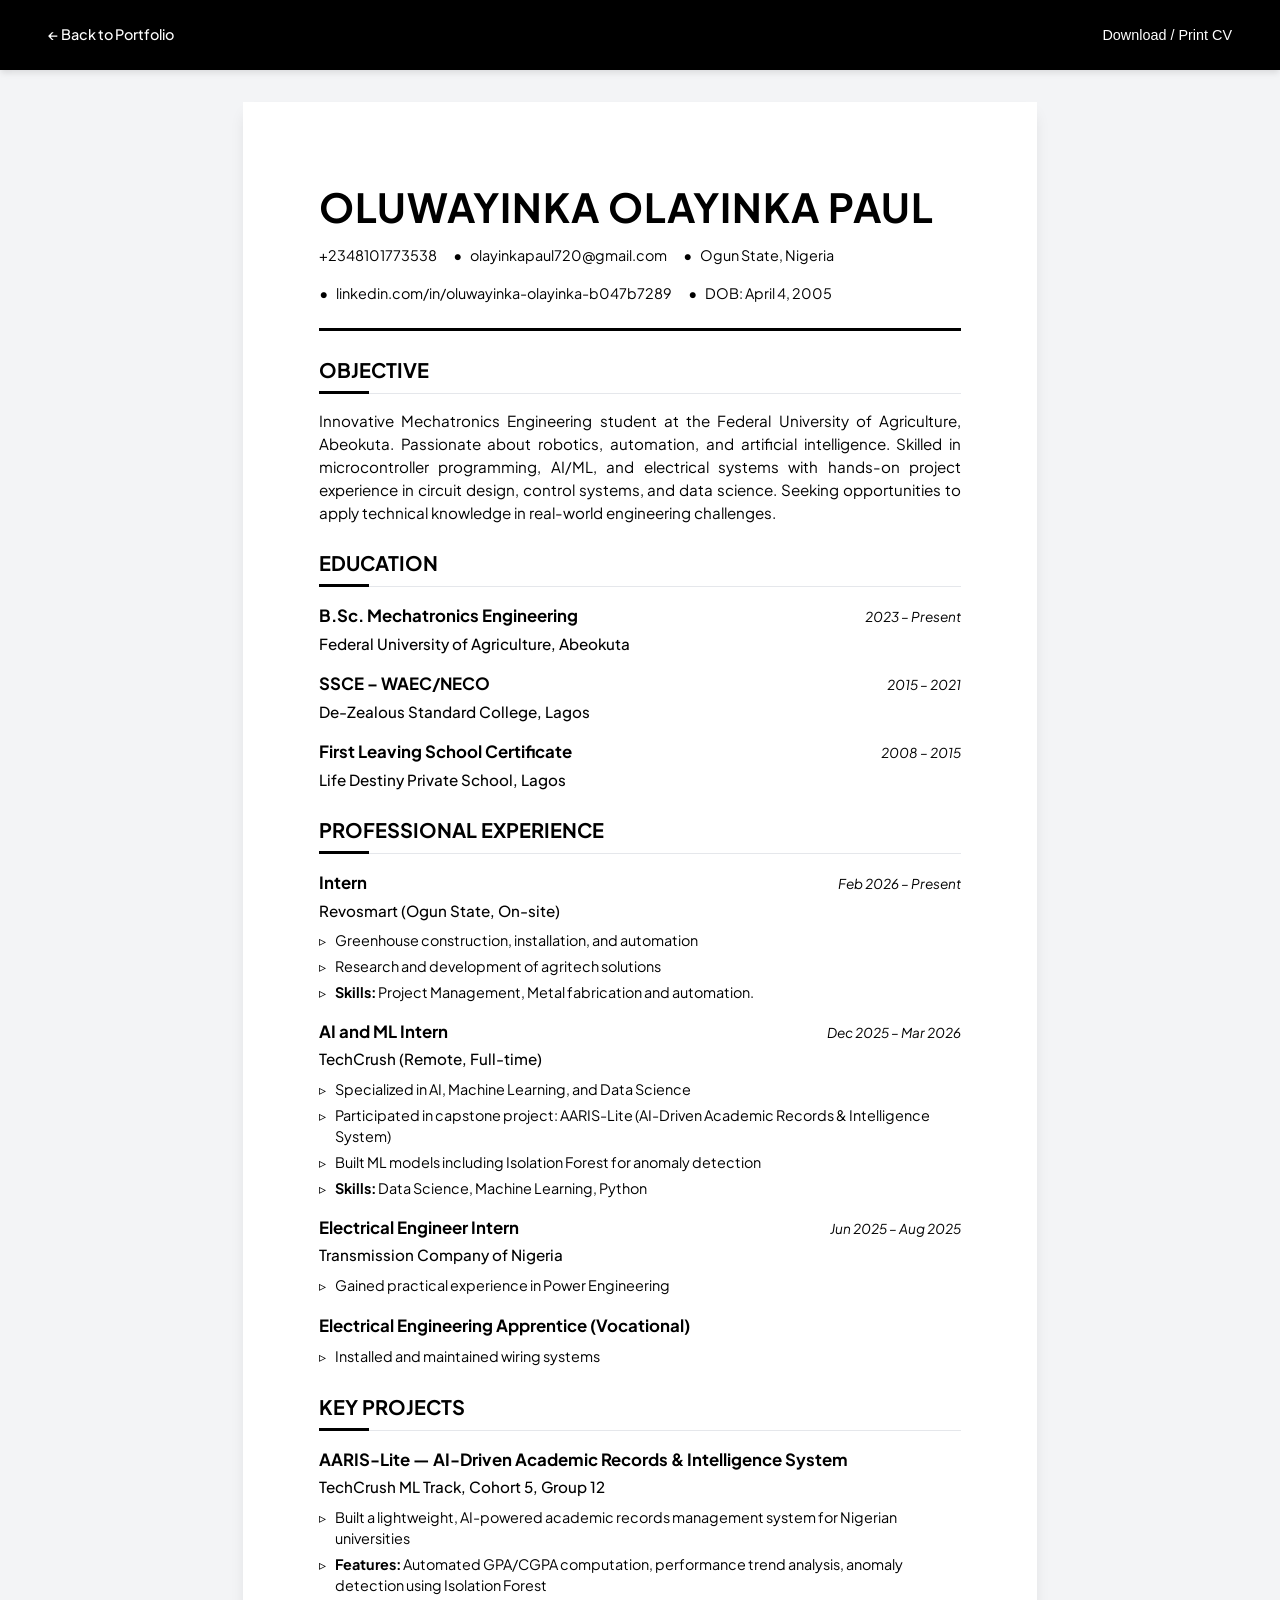
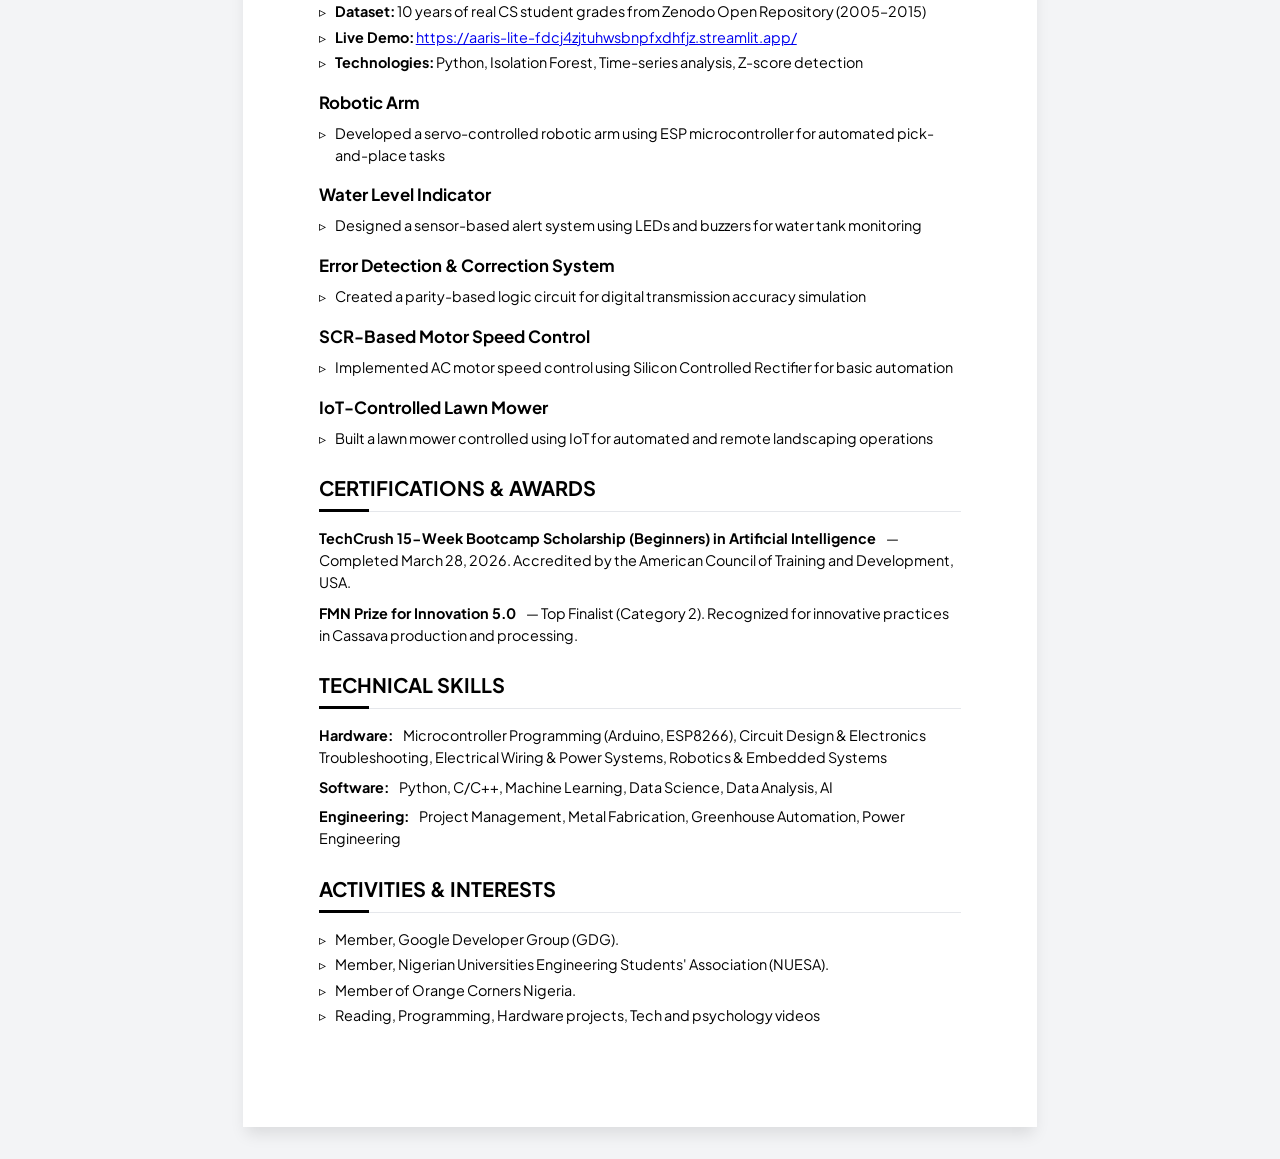
<file: cv.html>
<!DOCTYPE html>
<html lang="en">
<head>
    <meta charset="UTF-8">
    <meta name="viewport" content="width=device-width, initial-scale=1.0">
    <title>Oluwayinka Olayinka Paul - CV</title>
    <link href="https://fonts.googleapis.com/css2?family=Plus+Jakarta+Sans:wght@300;400;500;600;700&display=swap" rel="stylesheet">
    <style>
        :root {
            --primary-navy: #000000;
            --accent-teal: #000000;
            --text-dark: #000000;
            --text-gray: #000000;
            --bg-light: #f3f4f6;
            --white: #ffffff;
        }

        * {
            margin: 0;
            padding: 0;
            box-sizing: border-box;
        }

        body {
            font-family: 'Plus Jakarta Sans', sans-serif;
            color: var(--text-dark);
            background-color: var(--bg-light);
            line-height: 1.5;
            -webkit-print-color-adjust: exact !important;
            print-color-adjust: exact !important;
        }

        .no-print-header {
            background-color: var(--primary-navy);
            color: var(--white);
            padding: 1rem 2rem;
            display: flex;
            justify-content: space-between;
            align-items: center;
            box-shadow: 0 4px 6px -1px rgba(0, 0, 0, 0.1);
        }

        .no-print-header a, .no-print-header button {
            color: var(--white);
            text-decoration: none;
            font-weight: 500;
            font-size: 0.9rem;
            padding: 0.5rem 1rem;
            border-radius: 4px;
            transition: background-color 0.2s;
        }

        .no-print-header a:hover {
            background-color: rgba(255, 255, 255, 0.1);
        }

        .no-print-header button {
            background-color: var(--accent-teal);
            border: none;
            cursor: pointer;
        }

        .no-print-header button:hover {
            background-color: #0891b2;
        }

        .a4-container {
            width: 210mm;
            min-height: 297mm;
            background-color: var(--white);
            margin: 2rem auto;
            padding: 20mm;
            box-shadow: 0 10px 15px -3px rgba(0, 0, 0, 0.1);
        }

        header.cv-header {
            border-bottom: 3px solid var(--primary-navy);
            padding-bottom: 1.5rem;
            margin-bottom: 1.5rem;
        }

        .cv-header h1 {
            color: var(--primary-navy);
            font-size: 2.5rem;
            font-weight: 700;
            text-transform: uppercase;
            letter-spacing: 1px;
            margin-bottom: 0.5rem;
        }

        .contact-info {
            display: flex;
            flex-wrap: wrap;
            gap: 1rem;
            font-size: 0.9rem;
            color: var(--text-gray);
        }

        .contact-info span {
            display: flex;
            align-items: center;
        }
        
        .contact-info span::before {
            content: "•";
            color: var(--accent-teal);
            margin-right: 0.5rem;
            font-weight: bold;
        }

        .contact-info span:first-child::before {
            display: none;
        }
        
        .contact-info a {
            color: inherit;
            text-decoration: none;
        }
        .contact-info a:hover {
            color: var(--accent-teal);
        }


        section {
            margin-bottom: 1.5rem;
        }

        h2.section-title {
            color: var(--primary-navy);
            font-size: 1.25rem;
            font-weight: 700;
            text-transform: uppercase;
            border-bottom: 1px solid #e5e7eb;
            padding-bottom: 0.5rem;
            margin-bottom: 1rem;
            position: relative;
        }

        h2.section-title::after {
            content: '';
            position: absolute;
            bottom: -1px;
            left: 0;
            width: 50px;
            height: 3px;
            background-color: var(--accent-teal);
        }

        .objective {
            font-size: 0.95rem;
            color: var(--text-gray);
            text-align: justify;
        }

        .item {
            margin-bottom: 1rem;
        }

        .item-header {
            display: flex;
            justify-content: space-between;
            align-items: baseline;
            margin-bottom: 0.25rem;
        }

        .item-title {
            font-weight: 700;
            color: var(--text-dark);
            font-size: 1.05rem;
        }

        .item-subtitle {
            font-weight: 500;
            color: var(--accent-teal);
            font-size: 0.95rem;
        }

        .item-meta {
            font-size: 0.85rem;
            color: var(--text-gray);
            font-style: italic;
        }

        .item ul {
            list-style-type: none;
            padding-left: 0;
            margin-top: 0.5rem;
        }

        .item ul li {
            position: relative;
            padding-left: 1rem;
            margin-bottom: 0.25rem;
            font-size: 0.9rem;
            color: var(--text-gray);
        }

        .item ul li::before {
            content: "▹";
            position: absolute;
            left: 0;
            color: var(--accent-teal);
        }

        .skills-grid {
            display: grid;
            grid-template-columns: 1fr;
            gap: 0.5rem;
        }

        .skill-item {
            font-size: 0.9rem;
            color: var(--text-gray);
        }

        .skill-item strong {
            color: var(--text-dark);
            margin-right: 0.5rem;
        }

        @media print {
            @page {
                size: A4;
                margin: 0;
            }
            body {
                background-color: var(--white);
            }
            .no-print-header {
                display: none !important;
            }
            .a4-container {
                margin: 0;
                padding: 15mm 20mm;
                box-shadow: none;
                width: 100%;
                min-height: auto;
            }
            .cv-header h1 {
                font-size: 2.2rem;
            }
            section {
                margin-bottom: 1.25rem;
            }
            /* Avoid page breaks inside items */
            .item, h2.section-title, .skills-grid {
                page-break-inside: avoid;
            }
        }
    </style>
</head>
<body>

    <div class="no-print-header">
        <a href="index.html">← Back to Portfolio</a>
        <button onclick="window.print()">Download / Print CV</button>
    </div>

    <div class="a4-container">
        <header class="cv-header">
            <h1>Oluwayinka Olayinka Paul</h1>
            <div class="contact-info">
                <span>+2348101773538</span>
                <span><a href="mailto:olayinkapaul720@gmail.com">olayinkapaul720@gmail.com</a></span>
                <span>Ogun State, Nigeria</span>
                <span><a href="https://www.linkedin.com/in/oluwayinka-olayinka-b047b7289" target="_blank">linkedin.com/in/oluwayinka-olayinka-b047b7289</a></span>
                <span>DOB: April 4, 2005</span>
            </div>
        </header>

        <section>
            <h2 class="section-title">Objective</h2>
            <p class="objective">Innovative Mechatronics Engineering student at the Federal University of Agriculture, Abeokuta. Passionate about robotics, automation, and artificial intelligence. Skilled in microcontroller programming, AI/ML, and electrical systems with hands-on project experience in circuit design, control systems, and data science. Seeking opportunities to apply technical knowledge in real-world engineering challenges.</p>
        </section>

        <section>
            <h2 class="section-title">Education</h2>
            <div class="item">
                <div class="item-header">
                    <span class="item-title">B.Sc. Mechatronics Engineering</span>
                    <span class="item-meta">2023 – Present</span>
                </div>
                <div class="item-subtitle">Federal University of Agriculture, Abeokuta</div>
            </div>
            <div class="item">
                <div class="item-header">
                    <span class="item-title">SSCE – WAEC/NECO</span>
                    <span class="item-meta">2015 – 2021</span>
                </div>
                <div class="item-subtitle">De-Zealous Standard College, Lagos</div>
            </div>
            <div class="item">
                <div class="item-header">
                    <span class="item-title">First Leaving School Certificate</span>
                    <span class="item-meta">2008 – 2015</span>
                </div>
                <div class="item-subtitle">Life Destiny Private School, Lagos</div>
            </div>
        </section>

        <section>
            <h2 class="section-title">Professional Experience</h2>
            
            <div class="item">
                <div class="item-header">
                    <span class="item-title">Intern</span>
                    <span class="item-meta">Feb 2026 – Present</span>
                </div>
                <div class="item-subtitle">Revosmart (Ogun State, On-site)</div>
                <ul>
                    <li>Greenhouse construction, installation, and automation</li>
                    <li>Research and development of agritech solutions</li>
                    <li><strong>Skills:</strong> Project Management, Metal fabrication and automation.</li>
                </ul>
            </div>

            <div class="item">
                <div class="item-header">
                    <span class="item-title">AI and ML Intern</span>
                    <span class="item-meta">Dec 2025 – Mar 2026</span>
                </div>
                <div class="item-subtitle">TechCrush (Remote, Full-time)</div>
                <ul>
                    <li>Specialized in AI, Machine Learning, and Data Science</li>
                    <li>Participated in capstone project: AARIS-Lite (AI-Driven Academic Records & Intelligence System)</li>
                    <li>Built ML models including Isolation Forest for anomaly detection</li>
                    <li><strong>Skills:</strong> Data Science, Machine Learning, Python</li>
                </ul>
            </div>

            <div class="item">
                <div class="item-header">
                    <span class="item-title">Electrical Engineer Intern</span>
                    <span class="item-meta">Jun 2025 – Aug 2025</span>
                </div>
                <div class="item-subtitle">Transmission Company of Nigeria</div>
                <ul>
                    <li>Gained practical experience in Power Engineering</li>
                </ul>
            </div>

            <div class="item">
                <div class="item-header">
                    <span class="item-title">Electrical Engineering Apprentice (Vocational)</span>
                </div>
                <ul>
                    <li>Installed and maintained wiring systems</li>
                </ul>
            </div>
        </section>

        <section>
            <h2 class="section-title">Key Projects</h2>
            
            <div class="item">
                <div class="item-header">
                    <span class="item-title">AARIS-Lite — AI-Driven Academic Records & Intelligence System</span>
                </div>
                <div class="item-subtitle">TechCrush ML Track, Cohort 5, Group 12</div>
                <ul>
                    <li>Built a lightweight, AI-powered academic records management system for Nigerian universities</li>
                    <li><strong>Features:</strong> Automated GPA/CGPA computation, performance trend analysis, anomaly detection using Isolation Forest</li>
                    <li><strong>Dataset:</strong> 10 years of real CS student grades from Zenodo Open Repository (2005–2015)</li>
                    <li><strong>Live Demo:</strong> <a href="https://aaris-lite-fdcj4zjtuhwsbnpfxdhfjz.streamlit.app/">https://aaris-lite-fdcj4zjtuhwsbnpfxdhfjz.streamlit.app/</a></li>
                    <li><strong>Technologies:</strong> Python, Isolation Forest, Time-series analysis, Z-score detection</li>
                </ul>
            </div>

            <div class="item">
                <div class="item-header">
                    <span class="item-title">Robotic Arm</span>
                </div>
                <ul>
                    <li>Developed a servo-controlled robotic arm using ESP microcontroller for automated pick-and-place tasks</li>
                </ul>
            </div>

            <div class="item">
                <div class="item-header">
                    <span class="item-title">Water Level Indicator</span>
                </div>
                <ul>
                    <li>Designed a sensor-based alert system using LEDs and buzzers for water tank monitoring</li>
                </ul>
            </div>

            <div class="item">
                <div class="item-header">
                    <span class="item-title">Error Detection & Correction System</span>
                </div>
                <ul>
                    <li>Created a parity-based logic circuit for digital transmission accuracy simulation</li>
                </ul>
            </div>

            <div class="item">
                <div class="item-header">
                    <span class="item-title">SCR-Based Motor Speed Control</span>
                </div>
                <ul>
                    <li>Implemented AC motor speed control using Silicon Controlled Rectifier for basic automation</li>
                </ul>
            </div>

            <div class="item">
                <div class="item-header">
                    <span class="item-title">IoT-Controlled Lawn Mower</span>
                </div>
                <ul>
                    <li>Built a lawn mower controlled using IoT for automated and remote landscaping operations</li>
                </ul>
            </div>
        </section>

        <section>
            <h2 class="section-title">Certifications & Awards</h2>
            <div class="item">
                <p class="skill-item"><strong>TechCrush 15-Week Bootcamp Scholarship (Beginners) in Artificial Intelligence</strong> — Completed March 28, 2026. Accredited by the American Council of Training and Development, USA. </p>
                <p class="skill-item" style="margin-top: 10px;"><strong>FMN Prize for Innovation 5.0</strong> — Top Finalist (Category 2). Recognized for innovative practices in Cassava production and processing.</p>
            </div>
        </section>

        <section>
            <h2 class="section-title">Technical Skills</h2>
            <div class="skills-grid">
                <div class="skill-item"><strong>Hardware:</strong> Microcontroller Programming (Arduino, ESP8266), Circuit Design & Electronics Troubleshooting, Electrical Wiring & Power Systems, Robotics & Embedded Systems</div>
                <div class="skill-item"><strong>Software:</strong> Python, C/C++, Machine Learning, Data Science, Data Analysis, AI</div>
                <div class="skill-item"><strong>Engineering:</strong> Project Management, Metal Fabrication, Greenhouse Automation, Power Engineering</div>
            </div>
        </section>

        <section>
            <h2 class="section-title">Activities & Interests</h2>
            <ul style="list-style-type: none; padding-left: 0;">
                <li style="position: relative; padding-left: 1rem; margin-bottom: 0.25rem; font-size: 0.9rem; color: var(--text-gray);"><span style="position: absolute; left: 0; color: var(--accent-teal);">▹</span> Member, Google Developer Group (GDG).</li>
                <li style="position: relative; padding-left: 1rem; margin-bottom: 0.25rem; font-size: 0.9rem; color: var(--text-gray);"><span style="position: absolute; left: 0; color: var(--accent-teal);">▹</span> Member, Nigerian Universities Engineering Students' Association (NUESA).</li>
                <li style="position: relative; padding-left: 1rem; margin-bottom: 0.25rem; font-size: 0.9rem; color: var(--text-gray);"><span style="position: absolute; left: 0; color: var(--accent-teal);">▹</span> Member of Orange Corners Nigeria. </li>
                <li style="position: relative; padding-left: 1rem; margin-bottom: 0.25rem; font-size: 0.9rem; color: var(--text-gray);"><span style="position: absolute; left: 0; color: var(--accent-teal);">▹</span> Reading, Programming, Hardware projects, Tech and psychology videos</li>
            </ul>
        </section>

    </div>

</body>
</html>
</file>
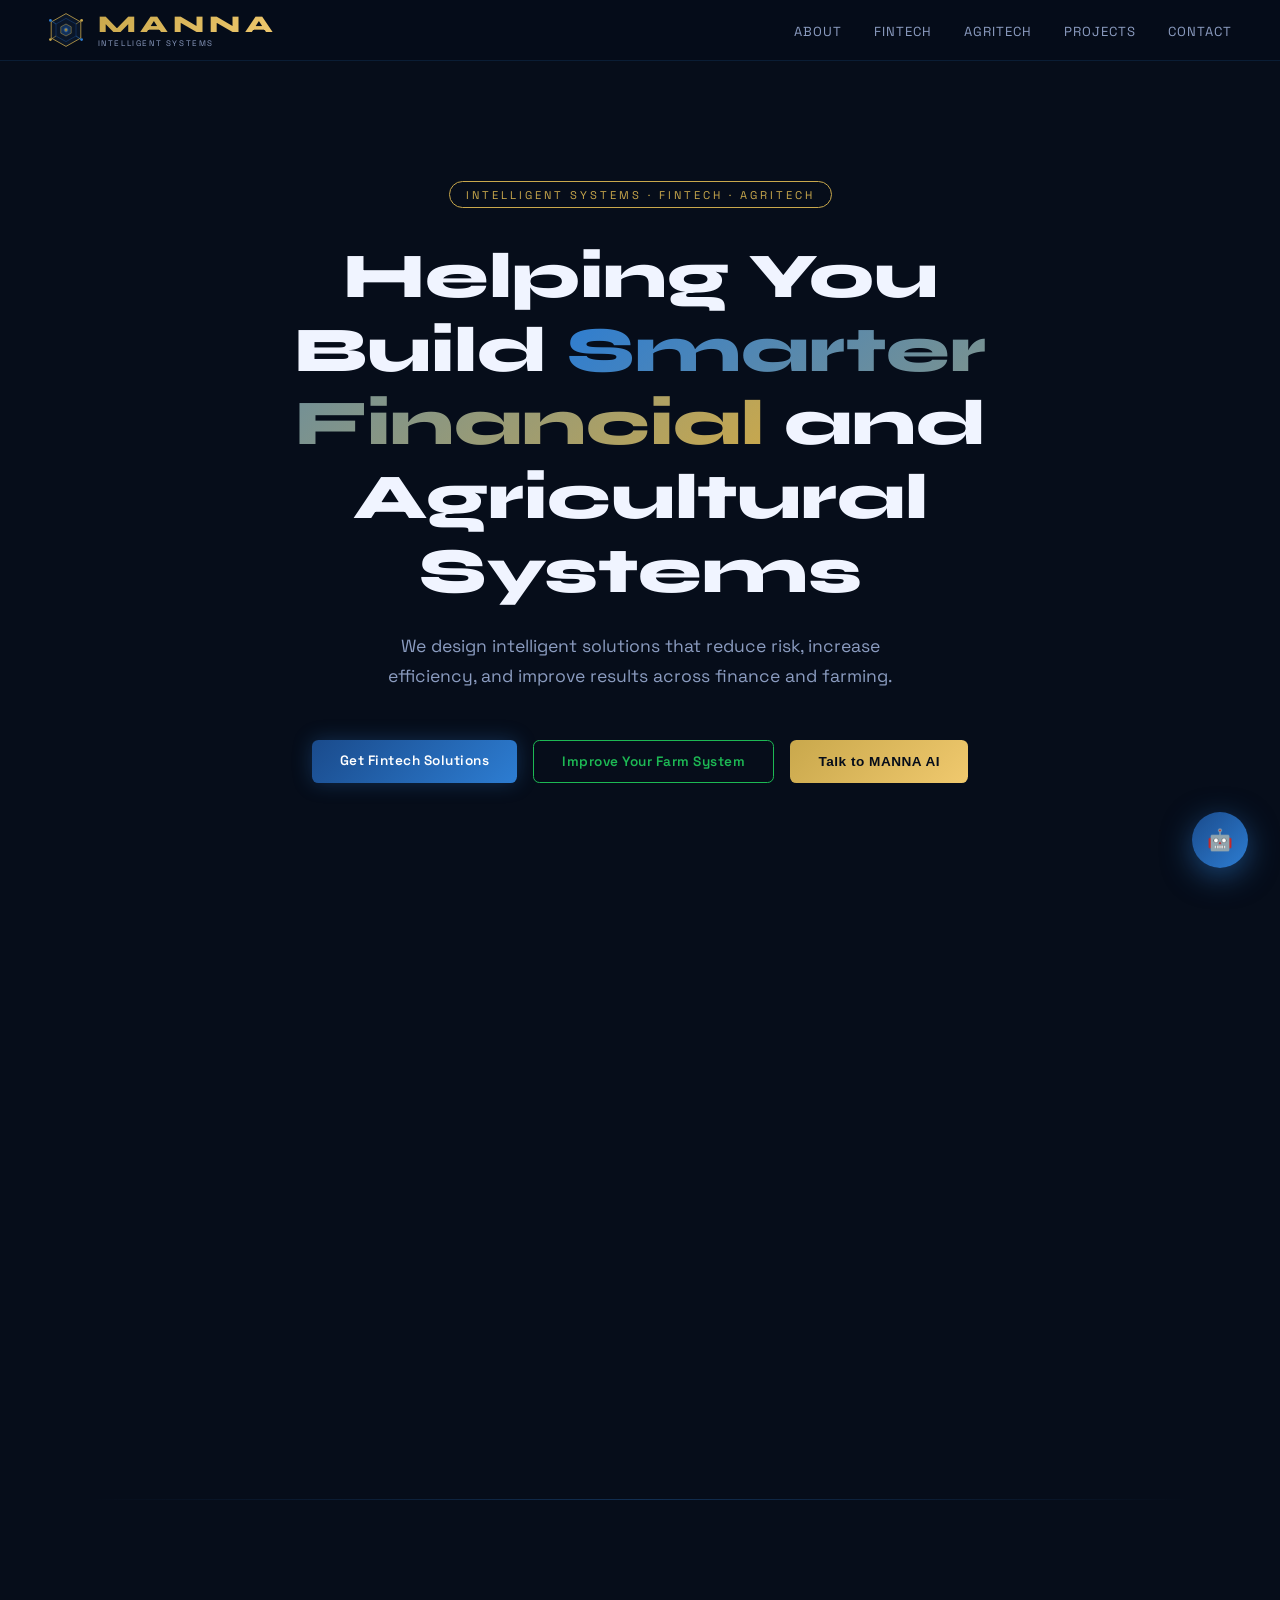
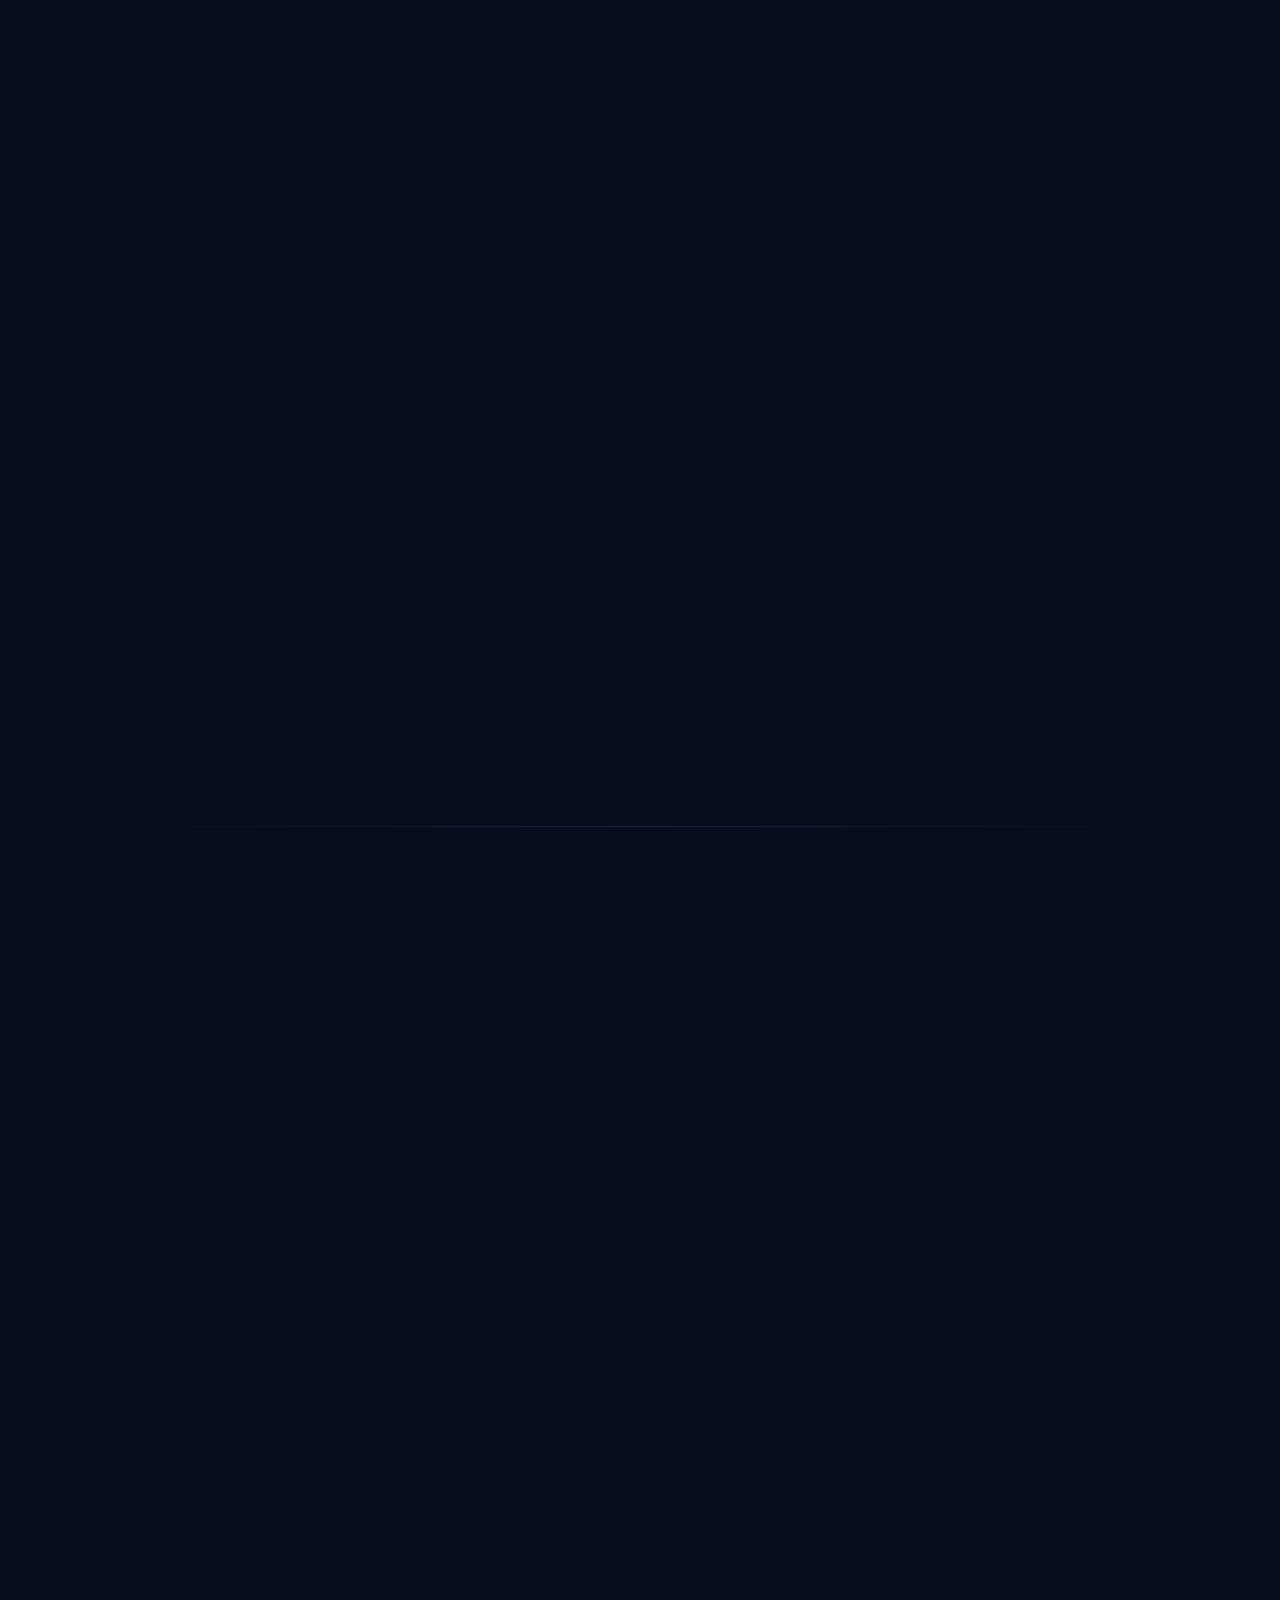
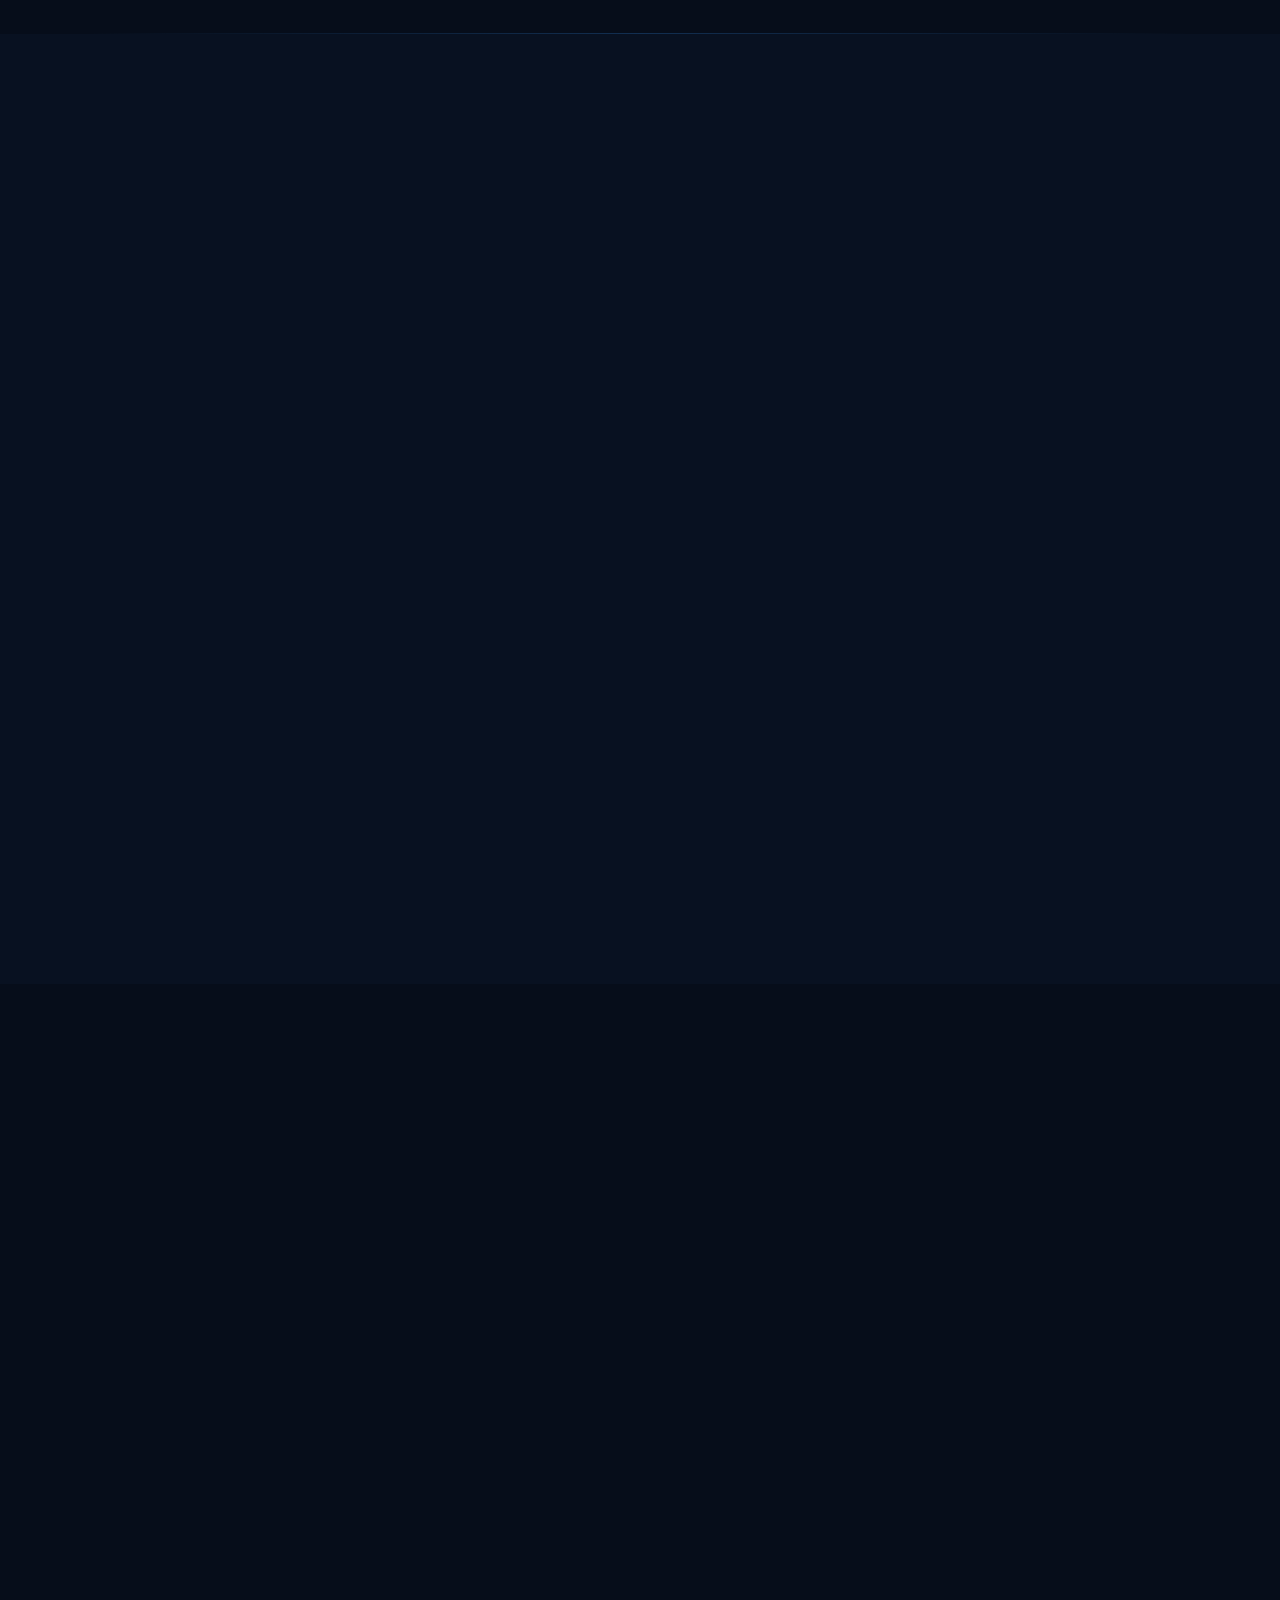
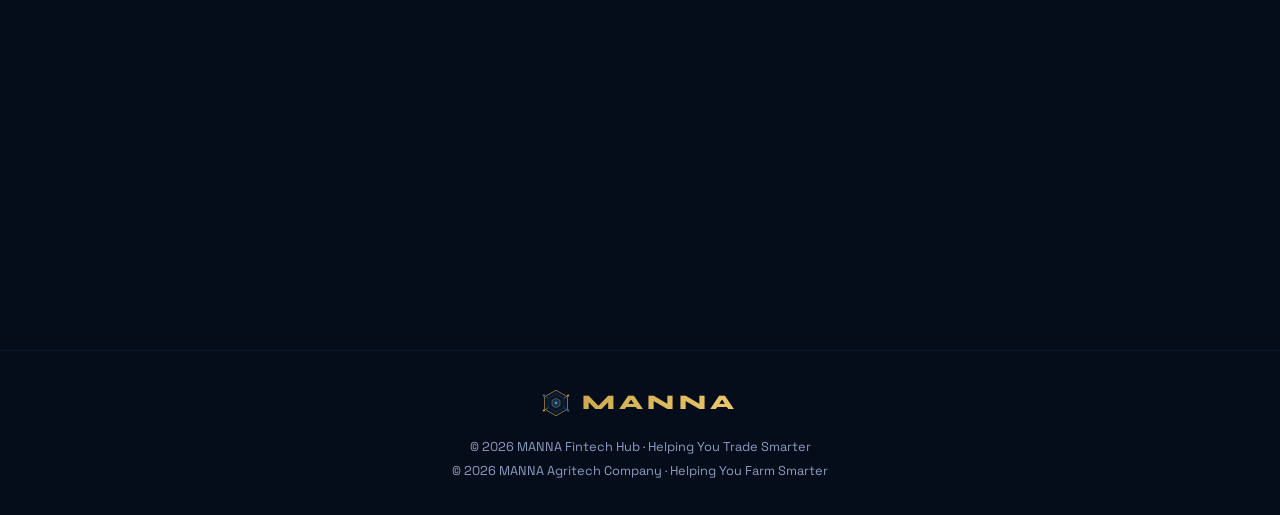
<file: manna-portfolio (3).html>
<!DOCTYPE html>
<html lang="en">
<head>
<meta charset="UTF-8">
<meta name="viewport" content="width=device-width, initial-scale=1.0">
<title>MANNA — Intelligent Systems</title>
<link href="https://fonts.googleapis.com/css2?family=Space+Grotesk:wght@300;400;500;600;700&family=Syne:wght@400;700;800&display=swap" rel="stylesheet">
<style>
*{margin:0;padding:0;box-sizing:border-box;}
:root{
  --gold:#C9A84C;
  --gold-light:#F0C96E;
  --blue-deep:#0A1628;
  --blue-mid:#0D2040;
  --blue-accent:#1A4B8C;
  --blue-bright:#2D7DD2;
  --green-ag:#1DB954;
  --green-ag-dim:#0F6B32;
  --text-primary:#F0F4FF;
  --text-muted:#8B9CC0;
  --border-glow:rgba(45,125,210,0.3);
}
html{scroll-behavior:smooth;}
body{
  background:#060D1A;
  color:var(--text-primary);
  font-family:'Space Grotesk',sans-serif;
  overflow-x:hidden;
}
#bg-canvas{
  position:fixed;top:0;left:0;width:100%;height:100%;
  z-index:0;pointer-events:none;
}
nav{
  position:fixed;top:0;left:0;right:0;z-index:100;
  display:flex;justify-content:space-between;align-items:center;
  padding:.75rem 3rem;
  background:rgba(6,13,26,0.9);
  backdrop-filter:blur(20px);
  border-bottom:1px solid rgba(45,125,210,0.15);
}
.nav-logo{
  display:flex;align-items:center;gap:.85rem;
  text-decoration:none;
}
.nav-logo-icon{flex-shrink:0;}
.nav-logo-text{display:flex;flex-direction:column;line-height:1;}
.nav-wordmark{
  font-family:'Syne',sans-serif;font-size:1.5rem;font-weight:800;
  letter-spacing:.2em;
  background:linear-gradient(135deg,var(--gold),var(--gold-light));
  -webkit-background-clip:text;-webkit-text-fill-color:transparent;
}
.nav-tagline{
  font-size:.5rem;letter-spacing:.2em;color:var(--text-muted);
  text-transform:uppercase;margin-top:.15rem;
}
.nav-links{display:flex;gap:2rem;list-style:none;}
.nav-links a{
  color:var(--text-muted);text-decoration:none;font-size:.82rem;
  letter-spacing:1px;text-transform:uppercase;transition:color .3s;
}
.nav-links a:hover{color:var(--gold);}
section{position:relative;z-index:1;}
#hero{
  min-height:100vh;
  display:flex;flex-direction:column;justify-content:center;align-items:center;
  text-align:center;padding:8rem 2rem 4rem;
}
.hero-badge{
  display:inline-block;border:1px solid var(--gold);color:var(--gold);
  font-size:.7rem;letter-spacing:3px;text-transform:uppercase;
  padding:.35rem 1rem;border-radius:2rem;margin-bottom:2rem;
  animation:pulse-badge 3s infinite;
}
@keyframes pulse-badge{0%,100%{box-shadow:0 0 0 0 rgba(201,168,76,.4);}50%{box-shadow:0 0 0 8px rgba(201,168,76,0);}}
.hero-title{
  font-family:'Syne',sans-serif;
  font-size:clamp(2.2rem,5vw,4rem);font-weight:800;line-height:1.15;
  max-width:820px;margin-bottom:1.5rem;
}
.hero-title span{
  background:linear-gradient(135deg,var(--blue-bright),var(--gold));
  -webkit-background-clip:text;-webkit-text-fill-color:transparent;
}
.hero-sub{font-size:1.1rem;color:var(--text-muted);max-width:560px;line-height:1.7;margin-bottom:3rem;}
.hero-btns{display:flex;flex-wrap:wrap;gap:1rem;justify-content:center;}
.btn{
  padding:.75rem 1.75rem;border-radius:.4rem;
  font-size:.85rem;font-weight:600;letter-spacing:.5px;
  cursor:pointer;border:none;transition:all .3s;text-decoration:none;display:inline-block;
}
.btn-primary{
  background:linear-gradient(135deg,var(--blue-accent),var(--blue-bright));
  color:#fff;box-shadow:0 0 20px rgba(45,125,210,.3);
}
.btn-primary:hover{transform:translateY(-2px);box-shadow:0 8px 30px rgba(45,125,210,.5);}
.btn-secondary{background:transparent;border:1px solid var(--green-ag);color:var(--green-ag);}
.btn-secondary:hover{background:rgba(29,185,84,.1);transform:translateY(-2px);}
.btn-gold{background:linear-gradient(135deg,var(--gold),var(--gold-light));color:#060D1A;font-weight:700;}
.btn-gold:hover{transform:translateY(-2px);box-shadow:0 8px 25px rgba(201,168,76,.4);}
.section-header{text-align:center;margin-bottom:4rem;}
.section-tag{font-size:.7rem;letter-spacing:3px;text-transform:uppercase;color:var(--gold);margin-bottom:.75rem;display:block;}
.section-title{font-family:'Syne',sans-serif;font-size:clamp(1.8rem,3.5vw,2.8rem);font-weight:800;line-height:1.2;}
.section-sub{color:var(--text-muted);font-size:1rem;max-width:540px;margin:.75rem auto 0;line-height:1.7;}
#about{padding:6rem 2rem;}
.about-grid{max-width:1100px;margin:0 auto;display:grid;grid-template-columns:1fr 1.4fr;gap:4rem;align-items:center;}
.about-avatar{position:relative;width:280px;height:280px;margin:0 auto;}
.avatar-ring{
  position:absolute;inset:0;border-radius:50%;
  border:1px solid rgba(201,168,76,.3);
  animation:spin-ring 20s linear infinite;
}
.avatar-ring::after{
  content:'';position:absolute;top:-4px;left:50%;transform:translateX(-50%);
  width:8px;height:8px;border-radius:50%;background:var(--gold);
}
@keyframes spin-ring{from{transform:rotate(0deg);}to{transform:rotate(360deg);}}
.avatar-inner{
  position:absolute;inset:20px;border-radius:50%;
  background:linear-gradient(135deg,var(--blue-mid),var(--blue-accent));
  border:1px solid rgba(45,125,210,.4);
  display:flex;align-items:center;justify-content:center;
  font-family:'Syne',sans-serif;font-size:2.5rem;font-weight:800;color:var(--gold);
}
.about-content h2{font-family:'Syne',sans-serif;font-size:1.8rem;font-weight:800;margin-bottom:.25rem;}
.about-content .title-role{color:var(--blue-bright);font-size:.9rem;margin-bottom:1.25rem;letter-spacing:.5px;}
.about-content p{color:var(--text-muted);line-height:1.75;margin-bottom:1.5rem;}
.trust-points{display:flex;flex-direction:column;gap:.6rem;margin-bottom:1.5rem;}
.trust-point{display:flex;align-items:center;gap:.75rem;font-size:.9rem;color:var(--text-muted);}
.trust-point::before{content:'';flex-shrink:0;width:6px;height:6px;border-radius:50%;background:var(--gold);}
.skills-grid{display:flex;flex-wrap:wrap;gap:.5rem;}
.skill-tag{
  padding:.3rem .8rem;border-radius:2rem;font-size:.75rem;letter-spacing:.5px;
  background:rgba(45,125,210,.1);border:1px solid rgba(45,125,210,.3);color:var(--blue-bright);
}
#fintech,#agritech{padding:6rem 2rem;}
.services-container{max-width:1100px;margin:0 auto;}
.services-grid{display:grid;grid-template-columns:repeat(auto-fit,minmax(240px,1fr));gap:1.5rem;margin-top:3rem;}
.service-card{
  background:rgba(13,32,64,.5);border:1px solid rgba(45,125,210,.2);
  border-radius:1rem;padding:1.75rem;transition:all .3s;cursor:default;position:relative;overflow:hidden;
}
.service-card::before{
  content:'';position:absolute;inset:0;
  background:linear-gradient(135deg,rgba(45,125,210,.05),transparent);
  opacity:0;transition:opacity .3s;
}
.service-card:hover{transform:translateY(-4px);border-color:rgba(45,125,210,.5);box-shadow:0 20px 40px rgba(0,0,0,.4);}
.service-card:hover::before{opacity:1;}
.service-icon{
  width:44px;height:44px;border-radius:.6rem;
  background:linear-gradient(135deg,var(--blue-accent),var(--blue-bright));
  display:flex;align-items:center;justify-content:center;font-size:1.2rem;margin-bottom:1rem;
}
.service-card.ag .service-icon{background:linear-gradient(135deg,var(--green-ag-dim),var(--green-ag));}
.service-card h3{font-size:1rem;font-weight:600;margin-bottom:.4rem;}
.service-card .arrow{color:var(--blue-bright);font-size:.8rem;margin:.4rem 0 .5rem;display:block;}
.service-card.ag .arrow{color:var(--green-ag);}
.service-card p{color:var(--text-muted);font-size:.85rem;line-height:1.6;}
.coming-soon-badge{
  display:inline-flex;align-items:center;gap:.5rem;
  background:rgba(29,185,84,.1);border:1px solid var(--green-ag);
  color:var(--green-ag);padding:.4rem 1rem;border-radius:2rem;
  font-size:.75rem;letter-spacing:1px;margin-bottom:1.5rem;
  animation:pulse-green 2.5s infinite;
}
@keyframes pulse-green{0%,100%{box-shadow:0 0 0 0 rgba(29,185,84,.3);}50%{box-shadow:0 0 0 8px rgba(29,185,84,0);}}
.outcome-strip{max-width:1100px;margin:3rem auto 0;display:flex;justify-content:center;gap:2rem;flex-wrap:wrap;}
.outcome-item{
  text-align:center;padding:1.25rem 2rem;
  background:rgba(201,168,76,.05);border:1px solid rgba(201,168,76,.2);border-radius:.75rem;min-width:180px;
}
.outcome-item strong{display:block;font-family:'Syne',sans-serif;font-size:1.4rem;color:var(--gold);}
.outcome-item span{font-size:.8rem;color:var(--text-muted);letter-spacing:.5px;}
#projects{padding:6rem 2rem;background:rgba(10,22,40,.5);}
.projects-grid{max-width:1100px;margin:0 auto;display:grid;grid-template-columns:repeat(auto-fit,minmax(240px,1fr));gap:1.5rem;}
.project-card{
  background:rgba(6,13,26,.8);border:1px solid rgba(45,125,210,.15);
  border-radius:1rem;padding:2rem;position:relative;overflow:hidden;transition:all .3s;
}
.project-card:hover{border-color:rgba(201,168,76,.3);transform:translateY(-3px);}
.project-card::after{
  content:'';position:absolute;top:0;left:0;right:0;height:2px;
  background:linear-gradient(90deg,transparent,var(--blue-bright),transparent);
  animation:scan-line 3s ease-in-out infinite;
}
@keyframes scan-line{0%{transform:translateX(-100%);}100%{transform:translateX(100%);}}
.status-badge{
  display:inline-block;padding:.2rem .6rem;
  background:rgba(240,201,110,.1);border:1px solid rgba(240,201,110,.4);
  color:var(--gold-light);font-size:.65rem;letter-spacing:1px;border-radius:2rem;margin-bottom:1rem;
  animation:blink-status 2s infinite;
}
@keyframes blink-status{0%,100%{opacity:1;}50%{opacity:.5;}}
.project-card h3{font-family:'Syne',sans-serif;font-size:1.1rem;font-weight:700;margin-bottom:.5rem;}
.project-card p{color:var(--text-muted);font-size:.85rem;line-height:1.5;}
.projects-note{
  max-width:700px;margin:3rem auto 0;text-align:center;
  padding:1.5rem;background:rgba(45,125,210,.05);border:1px solid rgba(45,125,210,.15);
  border-radius:.75rem;color:var(--text-muted);font-size:.9rem;line-height:1.7;
}
#contact{padding:6rem 2rem;}
.contact-inner{max-width:600px;margin:0 auto;text-align:center;}
.contact-form{margin-top:2.5rem;display:flex;flex-direction:column;gap:1rem;}
.contact-form input,.contact-form textarea{
  background:rgba(13,32,64,.6);border:1px solid rgba(45,125,210,.25);
  border-radius:.5rem;padding:.9rem 1.1rem;color:var(--text-primary);
  font-family:'Space Grotesk',sans-serif;font-size:.9rem;outline:none;transition:border .3s;
}
.contact-form input:focus,.contact-form textarea:focus{border-color:var(--gold);}
.contact-form input::placeholder,.contact-form textarea::placeholder{color:var(--text-muted);}
.contact-form textarea{resize:vertical;min-height:130px;}
.contact-links{display:flex;justify-content:center;gap:1.5rem;margin-top:1.5rem;}
.contact-links a{
  color:var(--text-muted);text-decoration:none;font-size:.85rem;
  letter-spacing:1px;display:flex;align-items:center;gap:.4rem;transition:color .3s;
}
.contact-links a:hover{color:var(--gold);}
footer{
  padding:2rem;text-align:center;border-top:1px solid rgba(45,125,210,.1);
  color:var(--text-muted);font-size:.8rem;line-height:1.9;
}
.footer-logo-wrap{display:flex;align-items:center;justify-content:center;gap:.75rem;margin-bottom:.75rem;}
.footer-wordmark{
  font-family:'Syne',sans-serif;font-size:1.3rem;font-weight:800;letter-spacing:.2em;
  background:linear-gradient(135deg,var(--gold),var(--gold-light));
  -webkit-background-clip:text;-webkit-text-fill-color:transparent;
}
.divider{max-width:1100px;margin:0 auto;height:1px;background:linear-gradient(90deg,transparent,rgba(45,125,210,.3),transparent);}
#chat-toggle{
  position:fixed;bottom:2rem;right:2rem;z-index:200;
  width:56px;height:56px;border-radius:50%;
  background:linear-gradient(135deg,var(--blue-accent),var(--blue-bright));
  border:none;cursor:pointer;display:flex;align-items:center;justify-content:center;
  box-shadow:0 8px 30px rgba(45,125,210,.5);transition:all .3s;font-size:1.3rem;
}
#chat-toggle:hover{transform:scale(1.1);box-shadow:0 12px 40px rgba(45,125,210,.7);}
#chat-panel{
  position:fixed;bottom:5.5rem;right:2rem;z-index:200;width:340px;
  background:rgba(10,22,40,.97);border:1px solid rgba(45,125,210,.3);border-radius:1rem;
  box-shadow:0 30px 80px rgba(0,0,0,.7);display:none;flex-direction:column;overflow:hidden;max-height:500px;
}
#chat-panel.open{display:flex;animation:slide-up .3s ease;}
@keyframes slide-up{from{opacity:0;transform:translateY(20px);}to{opacity:1;transform:translateY(0);}}
.chat-header{
  padding:1rem 1.25rem;background:linear-gradient(135deg,var(--blue-mid),rgba(26,75,140,.8));
  border-bottom:1px solid rgba(45,125,210,.2);display:flex;align-items:center;gap:.75rem;
}
.chat-dot{width:8px;height:8px;border-radius:50%;background:#22c55e;animation:blink-status 1.5s infinite;}
.chat-header strong{font-size:.9rem;flex:1;}
.chat-close{background:none;border:none;color:var(--text-muted);cursor:pointer;font-size:1rem;padding:.2rem;}
#chat-messages{flex:1;overflow-y:auto;padding:1rem;display:flex;flex-direction:column;gap:.75rem;}
.msg{max-width:85%;padding:.7rem .9rem;border-radius:.75rem;font-size:.83rem;line-height:1.5;}
.msg.bot{background:rgba(45,125,210,.12);border:1px solid rgba(45,125,210,.2);align-self:flex-start;color:var(--text-primary);}
.msg.user{background:linear-gradient(135deg,var(--blue-accent),var(--blue-bright));align-self:flex-end;color:#fff;}
.chat-input-row{display:flex;gap:.5rem;padding:.75rem;border-top:1px solid rgba(45,125,210,.15);}
#chat-input{
  flex:1;background:rgba(13,32,64,.6);border:1px solid rgba(45,125,210,.2);
  border-radius:.4rem;padding:.5rem .75rem;color:var(--text-primary);
  font-family:'Space Grotesk',sans-serif;font-size:.8rem;outline:none;
}
#chat-send{
  background:linear-gradient(135deg,var(--blue-accent),var(--blue-bright));
  border:none;border-radius:.4rem;color:#fff;padding:.5rem .9rem;cursor:pointer;font-size:.8rem;font-weight:600;
}
.fade-in{opacity:0;transform:translateY(20px);transition:opacity .7s ease,transform .7s ease;}
.fade-in.visible{opacity:1;transform:translateY(0);}
@media(max-width:768px){
  nav{padding:.75rem 1.25rem;}
  .nav-links{display:none;}
  .about-grid{grid-template-columns:1fr;}
  .about-avatar{margin-bottom:2rem;}
  #chat-panel{width:calc(100vw - 2rem);right:1rem;}
}
</style>
</head>
<body>

<canvas id="bg-canvas"></canvas>

<nav>
  <a href="#" class="nav-logo">
    <svg class="nav-logo-icon" width="36" height="36" viewBox="0 0 90 90" xmlns="http://www.w3.org/2000/svg">
      <polygon points="45,4 82,25 82,65 45,86 8,65 8,25" fill="#0A1628" stroke="#C9A84C" stroke-width="2"/>
      <polygon points="45,16 70,30 70,60 45,74 20,60 20,30" fill="none" stroke="#1A4B8C" stroke-width="1.2"/>
      <line x1="20" y1="30" x2="8" y2="22" stroke="#2D7DD2" stroke-width="1.5" opacity=".8"/>
      <circle cx="6" cy="21" r="3.5" fill="#2D7DD2"/>
      <line x1="70" y1="30" x2="82" y2="22" stroke="#C9A84C" stroke-width="1.5" opacity=".9"/>
      <circle cx="84" cy="21" r="3.5" fill="#C9A84C"/>
      <line x1="20" y1="60" x2="8" y2="68" stroke="#C9A84C" stroke-width="1.5" opacity=".9"/>
      <circle cx="6" cy="69" r="3.5" fill="#C9A84C"/>
      <line x1="70" y1="60" x2="82" y2="68" stroke="#2D7DD2" stroke-width="1.5" opacity=".8"/>
      <circle cx="84" cy="69" r="3.5" fill="#2D7DD2"/>
      <polygon points="45,30 58,37 58,53 45,60 32,53 32,37" fill="#1A4B8C" opacity=".5"/>
      <polygon points="45,30 58,37 58,53 45,60 32,53 32,37" fill="none" stroke="#C9A84C" stroke-width="1.2"/>
      <circle cx="45" cy="45" r="6" fill="#1A4B8C"/>
      <circle cx="45" cy="45" r="3.5" fill="#C9A84C"/>
      <circle cx="45" cy="45" r="1.5" fill="#060D1A"/>
    </svg>
    <div class="nav-logo-text">
      <span class="nav-wordmark">MANNA</span>
      <span class="nav-tagline">Intelligent Systems</span>
    </div>
  </a>
  <ul class="nav-links">
    <li><a href="#about">About</a></li>
    <li><a href="#fintech">Fintech</a></li>
    <li><a href="#agritech">Agritech</a></li>
    <li><a href="#projects">Projects</a></li>
    <li><a href="#contact">Contact</a></li>
  </ul>
</nav>

<section id="hero">
  <div class="hero-badge">Intelligent Systems · Fintech · Agritech</div>
  <h1 class="hero-title">Helping You Build <span>Smarter Financial</span> and Agricultural Systems</h1>
  <p class="hero-sub">We design intelligent solutions that reduce risk, increase efficiency, and improve results across finance and farming.</p>
  <div class="hero-btns">
    <a href="#fintech" class="btn btn-primary">Get Fintech Solutions</a>
    <a href="#agritech" class="btn btn-secondary">Improve Your Farm System</a>
    <button class="btn btn-gold" onclick="openChat()">Talk to MANNA AI</button>
  </div>
</section>

<section id="about" class="fade-in">
  <div class="about-grid">
    <div>
      <div class="about-avatar">
        <div class="avatar-ring"></div>
        <div class="avatar-inner" style="padding:0;overflow:hidden;background:none;border:none;">
          <img src="[data-uri]" alt="Oluwayinka Olayinka Paul" style="width:100%;height:100%;object-fit:cover;object-position:center top;border-radius:50%;">
        </div>
      </div>
    </div>
    <div class="about-content">
      <div class="section-tag">Founder</div>
      <h2>Oluwayinka Olayinka Paul</h2>
      <p class="title-role">Mechatronics, Robotics & Automation Engineer · Founder of MANNA</p>
      <p>"I build intelligent systems that help individuals and businesses operate more efficiently, make smarter decisions, and reduce costly errors. My work focuses on automation, AI-driven systems, and scalable solutions in finance and agriculture."</p>
      <div class="trust-points">
        <div class="trust-point">Reduce human error through intelligent automation</div>
        <div class="trust-point">Save time with systems that work while you don't</div>
        <div class="trust-point">Improve decision-making with real data, not guesswork</div>
      </div>
      <div class="skills-grid">
        <span class="skill-tag">Robotics & Automation</span>
        <span class="skill-tag">AI Trading Systems</span>
        <span class="skill-tag">Smart Agriculture</span>
        <span class="skill-tag">Embedded Systems & IoT</span>
      </div>
    </div>
  </div>
</section>

<div class="divider"></div>

<section id="fintech" style="padding:6rem 2rem;">
  <div class="services-container">
    <div class="section-header fade-in">
      <span class="section-tag">MANNA Fintech Hub</span>
      <h2 class="section-title">Smarter Trading. Better Decisions.<br>Reduced Risk.</h2>
      <p class="section-sub">We help traders and investors replace emotional decision-making with data-driven automated systems.</p>
    </div>
    <div class="services-grid fade-in">
      <div class="service-card">
        <div class="service-icon">⚡</div>
        <h3>Trading Bots (MT5 / Synthetic)</h3>
        <span class="arrow">→ Eliminate emotional errors</span>
        <p>Fully automated systems that execute trades based on logic, not feeling — 24/7, consistent, accountable.</p>
      </div>
      <div class="service-card">
        <div class="service-icon">📊</div>
        <h3>Market Analysis Tools</h3>
        <span class="arrow">→ Clearer, more confident decisions</span>
        <p>Structured analysis tools that surface what matters, reduce noise, and give you a real edge.</p>
      </div>
      <div class="service-card">
        <div class="service-icon">🧠</div>
        <h3>AI Trading Systems</h3>
        <span class="arrow">→ Improved accuracy with intelligence</span>
        <p>Intelligent models that learn market patterns and improve performance over time.</p>
      </div>
      <div class="service-card">
        <div class="service-icon">🛡</div>
        <h3>Risk Management Automation</h3>
        <span class="arrow">→ Protect your capital</span>
        <p>Structured systems that enforce discipline — stop losses, position sizing, risk rules — automatically.</p>
      </div>
    </div>
    <div class="outcome-strip fade-in">
      <div class="outcome-item"><strong>More Consistent</strong><span>Performance</span></div>
      <div class="outcome-item"><strong>Fewer Losses</strong><span>Risk-Controlled</span></div>
      <div class="outcome-item"><strong>Better Control</strong><span>Capital Protected</span></div>
    </div>
  </div>
</section>

<div class="divider"></div>

<section id="agritech" style="padding:6rem 2rem;">
  <div class="services-container">
    <div class="section-header fade-in">
      <span class="section-tag" style="color:var(--green-ag)">MANNA Agritech Company</span>
      <div class="coming-soon-badge" style="margin:0 auto 1.5rem;">
        <span style="width:6px;height:6px;border-radius:50%;background:var(--green-ag);display:inline-block;"></span>
        Coming Soon
      </div>
      <h2 class="section-title">Helping You Farm Smarter,<br>Not Harder</h2>
      <p class="section-sub">We build smart farming systems that increase yield, reduce waste, and automate daily operations.</p>
    </div>
    <div class="services-grid fade-in">
      <div class="service-card ag">
        <div class="service-icon">🌿</div>
        <h3>Smart Greenhouse Systems</h3>
        <span class="arrow">→ Automated environmental control</span>
        <p>Temperature, humidity, CO₂, lighting — managed automatically for optimal crop conditions.</p>
      </div>
      <div class="service-card ag">
        <div class="service-icon">📡</div>
        <h3>IoT Farm Monitoring</h3>
        <span class="arrow">→ Real-time visibility anywhere</span>
        <p>Sensor networks that give you eyes and ears on your farm from any device, any location.</p>
      </div>
      <div class="service-card ag">
        <div class="service-icon">💧</div>
        <h3>Automated Irrigation</h3>
        <span class="arrow">→ Efficient water usage</span>
        <p>Smart watering systems that deliver precisely what crops need — no waste, no guesswork.</p>
      </div>
      <div class="service-card ag">
        <div class="service-icon">🔬</div>
        <h3>Cassava Doctor — Crop AI</h3>
        <span class="arrow">→ Early disease detection</span>
        <p>AI-powered crop health monitoring that catches disease before it spreads and costs you yield.</p>
      </div>
    </div>
  </div>
</section>

<div class="divider"></div>

<section id="projects">
  <div class="section-header fade-in" style="padding-top:6rem;padding-left:2rem;padding-right:2rem;">
    <span class="section-tag">Work in Progress</span>
    <h2 class="section-title">Projects In Development</h2>
    <p class="section-sub">Real systems being actively built. No placeholders, no fiction.</p>
  </div>
  <div class="projects-grid" style="padding:0 2rem;">
    <div class="project-card fade-in">
      <span class="status-badge">● In Progress</span>
      <h3>Trading System</h3>
      <p>Automated MT5 bot with dynamic risk management and AI signal filtering.</p>
    </div>
    <div class="project-card fade-in">
      <span class="status-badge">● In Progress</span>
      <h3>Smart Greenhouse</h3>
      <p>IoT-enabled greenhouse with automated climate control and crop monitoring.</p>
    </div>
    <div class="project-card fade-in">
      <span class="status-badge">● In Progress</span>
      <h3>IoT Farm Dashboard</h3>
      <p>Centralised real-time dashboard for multi-sensor farm monitoring and alerts.</p>
    </div>
    <div class="project-card fade-in">
      <span class="status-badge">● In Progress</span>
      <h3>AI Decision System</h3>
      <p>Intelligent decision engine integrating market data and risk models for traders.</p>
    </div>
  </div>
  <div class="projects-note fade-in">
    We are actively building intelligent systems. Full case studies will be published as development progresses. If you want to be part of the journey — <a href="#contact" style="color:var(--gold);text-decoration:none;">let's talk.</a>
  </div>
  <div style="height:6rem;"></div>
</section>

<section id="contact">
  <div class="contact-inner fade-in">
    <div class="section-header">
      <span class="section-tag">Get in Touch</span>
      <h2 class="section-title">Let's Solve Your Problem with Smart Technology</h2>
      <p class="section-sub">Tell us what you need — we'll help you build the right system.</p>
    </div>
    <div class="contact-form">
      <input type="email" id="contact-email" placeholder="Your email address">
      <textarea id="contact-msg" placeholder="Describe your challenge or what you're looking to build..."></textarea>
      <button class="btn btn-gold" style="width:100%;padding:1rem;" onclick="sendWhatsApp()">Start a Conversation</button>
      <a href="https://wa.me/2348101773538" target="_blank" class="btn btn-secondary" style="width:100%;padding:1rem;text-align:center;display:block;">
        💬 Message on WhatsApp Directly
      </a>
    </div>
    <div class="contact-links">
      <a href="https://linkedin.com" target="_blank">
        <svg width="16" height="16" viewBox="0 0 24 24" fill="currentColor"><path d="M20.5 2h-17A1.5 1.5 0 002 3.5v17A1.5 1.5 0 003.5 22h17a1.5 1.5 0 001.5-1.5v-17A1.5 1.5 0 0020.5 2zM8 19H5v-9h3zM6.5 8.25A1.75 1.75 0 118.3 6.5a1.78 1.78 0 01-1.8 1.75zM19 19h-3v-4.74c0-1.42-.6-1.93-1.38-1.93A1.74 1.74 0 0013 14.19a.66.66 0 000 .14V19h-3v-9h2.9v1.3a3.11 3.11 0 012.7-1.4c1.55 0 3.36.86 3.36 3.66z"/></svg>
        LinkedIn
      </a>
      <a href="#">
        <svg width="16" height="16" viewBox="0 0 24 24" fill="currentColor"><path d="M12 2C6.477 2 2 6.484 2 12.017c0 4.425 2.865 8.18 6.839 9.504.5.092.682-.217.682-.483 0-.237-.008-.868-.013-1.703-2.782.605-3.369-1.343-3.369-1.343-.454-1.158-1.11-1.466-1.11-1.466-.908-.62.069-.608.069-.608 1.003.07 1.531 1.032 1.531 1.032.892 1.53 2.341 1.088 2.91.832.092-.647.35-1.088.636-1.338-2.22-.253-4.555-1.113-4.555-4.951 0-1.093.39-1.988 1.029-2.688-.103-.253-.446-1.272.098-2.65 0 0 .84-.27 2.75 1.026A9.564 9.564 0 0112 6.844c.85.004 1.705.115 2.504.337 1.909-1.296 2.747-1.027 2.747-1.027.546 1.379.202 2.398.1 2.651.64.7 1.028 1.595 1.028 2.688 0 3.848-2.339 4.695-4.566 4.943.359.309.678.92.678 1.855 0 1.338-.012 2.419-.012 2.747 0 .268.18.58.688.482A10.019 10.019 0 0022 12.017C22 6.484 17.522 2 12 2z"/></svg>
        GitHub
      </a>
    </div>
  </div>
  <div style="height:4rem;"></div>
</section>

<footer>
  <div class="footer-logo-wrap">
    <svg width="28" height="28" viewBox="0 0 90 90" xmlns="http://www.w3.org/2000/svg">
      <polygon points="45,4 82,25 82,65 45,86 8,65 8,25" fill="#0A1628" stroke="#C9A84C" stroke-width="2"/>
      <polygon points="45,16 70,30 70,60 45,74 20,60 20,30" fill="none" stroke="#1A4B8C" stroke-width="1.2"/>
      <line x1="20" y1="30" x2="8" y2="22" stroke="#2D7DD2" stroke-width="1.5"/>
      <circle cx="6" cy="21" r="3.5" fill="#2D7DD2"/>
      <line x1="70" y1="30" x2="82" y2="22" stroke="#C9A84C" stroke-width="1.5"/>
      <circle cx="84" cy="21" r="3.5" fill="#C9A84C"/>
      <line x1="20" y1="60" x2="8" y2="68" stroke="#C9A84C" stroke-width="1.5"/>
      <circle cx="6" cy="69" r="3.5" fill="#C9A84C"/>
      <line x1="70" y1="60" x2="82" y2="68" stroke="#2D7DD2" stroke-width="1.5"/>
      <circle cx="84" cy="69" r="3.5" fill="#2D7DD2"/>
      <polygon points="45,30 58,37 58,53 45,60 32,53 32,37" fill="#1A4B8C" opacity=".5"/>
      <polygon points="45,30 58,37 58,53 45,60 32,53 32,37" fill="none" stroke="#C9A84C" stroke-width="1.2"/>
      <circle cx="45" cy="45" r="6" fill="#1A4B8C"/>
      <circle cx="45" cy="45" r="3.5" fill="#C9A84C"/>
      <circle cx="45" cy="45" r="1.5" fill="#060D1A"/>
    </svg>
    <span class="footer-wordmark">MANNA</span>
  </div>
  © 2026 MANNA Fintech Hub · Helping You Trade Smarter<br>
  © 2026 MANNA Agritech Company · Helping You Farm Smarter
</footer>

<button id="chat-toggle" onclick="toggleChat()" title="Chat with MANNA AI">🤖</button>
<div id="chat-panel">
  <div class="chat-header">
    <div class="chat-dot"></div>
    <strong>MANNA AI Assistant</strong>
    <button class="chat-close" onclick="toggleChat()">✕</button>
  </div>
  <div id="chat-messages">
    <div class="msg bot">Hi! I'm MANNA AI. I can tell you about our fintech and agritech solutions, the founder, or help you figure out which system is right for you. What do you need?</div>
  </div>
  <div class="chat-input-row">
    <input id="chat-input" type="text" placeholder="Ask me anything..." onkeydown="if(event.key==='Enter')sendChat()">
    <button id="chat-send" onclick="sendChat()">Send</button>
  </div>
</div>

<script>
// ── CANVAS BACKGROUND ──────────────────────────────────────
const canvas = document.getElementById('bg-canvas');
const ctx = canvas.getContext('2d');
let W, H, nodes = [], mouse = {x: 0, y: 0};

function resize() { W = canvas.width = innerWidth; H = canvas.height = innerHeight; }
resize();
window.addEventListener('resize', resize);

for (let i = 0; i < 70; i++) {
  nodes.push({
    x: Math.random() * 1600, y: Math.random() * 900,
    vx: (Math.random() - .5) * .3, vy: (Math.random() - .5) * .3,
    r: Math.random() * 1.5 + .5,
    pulse: Math.random() * Math.PI * 2,
    pulseSpeed: Math.random() * .02 + .005
  });
}

document.addEventListener('mousemove', function(e) { mouse.x = e.clientX; mouse.y = e.clientY; });

function drawBg() {
  ctx.fillStyle = 'rgba(6,13,26,0.15)';
  ctx.fillRect(0, 0, W, H);
  nodes.forEach(function(n) {
    n.x += n.vx + (mouse.x - W/2) * .00005;
    n.y += n.vy + (mouse.y - H/2) * .00005;
    if (n.x < 0) n.x = W; if (n.x > W) n.x = 0;
    if (n.y < 0) n.y = H; if (n.y > H) n.y = 0;
    n.pulse += n.pulseSpeed;
    const a = (Math.sin(n.pulse) + 1) / 2;
    ctx.beginPath();
    ctx.arc(n.x, n.y, n.r, 0, Math.PI * 2);
    ctx.fillStyle = 'rgba(45,125,210,' + (.3 + a * .4) + ')';
    ctx.fill();
  });
  for (let i = 0; i < nodes.length; i++) {
    for (let j = i + 1; j < nodes.length; j++) {
      const dx = nodes[i].x - nodes[j].x, dy = nodes[i].y - nodes[j].y;
      const d = Math.sqrt(dx*dx + dy*dy);
      if (d < 180) {
        const a = (1 - d/180) * .15;
        ctx.beginPath();
        ctx.moveTo(nodes[i].x, nodes[i].y);
        ctx.lineTo(nodes[j].x, nodes[j].y);
        ctx.strokeStyle = 'rgba(45,125,210,' + a + ')';
        ctx.lineWidth = .5;
        ctx.stroke();
        if (Math.random() < .001) {
          ctx.beginPath();
          ctx.arc((nodes[i].x + nodes[j].x)/2, (nodes[i].y + nodes[j].y)/2, 2, 0, Math.PI*2);
          ctx.fillStyle = 'rgba(201,168,76,.6)';
          ctx.fill();
        }
      }
    }
  }
  requestAnimationFrame(drawBg);
}
ctx.fillStyle = '#060D1A';
ctx.fillRect(0, 0, W, H);
drawBg();

// ── SCROLL FADE IN ──────────────────────────────────────────
const observer = new IntersectionObserver(function(entries) {
  entries.forEach(function(e) { if (e.isIntersecting) e.target.classList.add('visible'); });
}, {threshold: .15});
document.querySelectorAll('.fade-in').forEach(function(el) { observer.observe(el); });

// ── CHAT TOGGLE ─────────────────────────────────────────────
function toggleChat() {
  const p = document.getElementById('chat-panel');
  p.classList.toggle('open');
  if (p.classList.contains('open')) document.getElementById('chat-input').focus();
}

function openChat() {
  document.getElementById('chat-panel').classList.add('open');
  document.getElementById('chat-input').focus();
}

// ── WHATSAPP CONTACT ────────────────────────────────────────
function sendWhatsApp() {
  const emailEl = document.getElementById('contact-email');
  const msgEl = document.getElementById('contact-msg');
  const email = emailEl ? emailEl.value.trim() : '';
  const msg = msgEl ? msgEl.value.trim() : '';
  if (!msg) { alert('Please describe what you need help with.'); return; }
  const text = encodeURIComponent('New enquiry from MANNA website

Email: ' + (email || 'Not provided') + '

Message: ' + msg);
  window.open('https://wa.me/2348101773538?text=' + text, '_blank');
}

// ── GEMINI AI CHAT ──────────────────────────────────────────
var GEMINI_KEY = "AIzaSyDHzK4eAuKwIdx7dPhItUQsxR8_d5tOutc";
var SYSTEM_CONTEXT = "You are the MANNA AI Assistant, a professional intelligent assistant for the MANNA technology company. ABOUT THE FOUNDER: Oluwayinka Olayinka Paul is a Mechatronics, Robotics and Automation Engineer and Founder of MANNA. He builds intelligent systems that help individuals and businesses operate more efficiently, make smarter decisions, and reduce costly errors. His expertise covers Robotics and Automation, AI Systems and Trading Strategies, Smart Agriculture Solutions, and Embedded Systems and IoT. Contact WhatsApp: +2348101773538. MANNA FINTECH HUB (Active): Trading Bots for MT5 and Synthetic Indices to automate trading and eliminate emotional errors. Market Analysis Tools for clearer more confident decisions. AI Trading Systems that improve accuracy over time. Risk Management Automation to protect capital. Goal: help traders replace emotional decisions with data-driven automated systems. MANNA AGRITECH COMPANY (Coming Soon): Smart Greenhouse Systems with automated environmental control. IoT Farm Monitoring for real-time visibility. Automated Irrigation for efficient water usage. Cassava Doctor which is AI-powered crop health monitoring and early disease detection. PROJECTS IN DEVELOPMENT: Trading System, Smart Greenhouse, IoT Farm Dashboard, AI Decision System - all currently in progress. INSTRUCTIONS: Be professional, intelligent, and slightly conversational. Keep responses to 2-4 sentences. Guide visitors toward the right MANNA solution. For pricing or timelines direct to WhatsApp +2348101773538 or the contact form.";

var chatHistory = [];

async function sendChat() {
  const input = document.getElementById('chat-input');
  const msgs = document.getElementById('chat-messages');
  const text = input.value.trim();
  if (!text) return;

  const userMsg = document.createElement('div');
  userMsg.className = 'msg user';
  userMsg.textContent = text;
  msgs.appendChild(userMsg);
  input.value = '';
  msgs.scrollTop = msgs.scrollHeight;

  const thinking = document.createElement('div');
  thinking.className = 'msg bot';
  thinking.textContent = 'Thinking...';
  msgs.appendChild(thinking);
  msgs.scrollTop = msgs.scrollHeight;

  chatHistory.push({role: 'user', parts: [{text: text}]});

  try {
    const res = await fetch('https://generativelanguage.googleapis.com/v1beta/models/gemini-2.0-flash:generateContent?key=' + GEMINI_KEY, {
      method: 'POST',
      headers: {'Content-Type': 'application/json'},
      body: JSON.stringify({
        system_instruction: {parts: [{text: SYSTEM_CONTEXT}]},
        contents: chatHistory,
        generationConfig: {maxOutputTokens: 300, temperature: 0.7}
      })
    });
    const data = await res.json();
    const reply = (data.candidates && data.candidates[0] && data.candidates[0].content && data.candidates[0].content.parts && data.candidates[0].content.parts[0].text) ? data.candidates[0].content.parts[0].text : "I could not process that. Please try again.";
    thinking.textContent = reply;
    chatHistory.push({role: 'model', parts: [{text: reply}]});
  } catch(e) {
    thinking.textContent = 'Connection issue. Reach us on WhatsApp: +2348101773538';
  }
  msgs.scrollTop = msgs.scrollHeight;
}
</script>
</body>
</html>
</file>
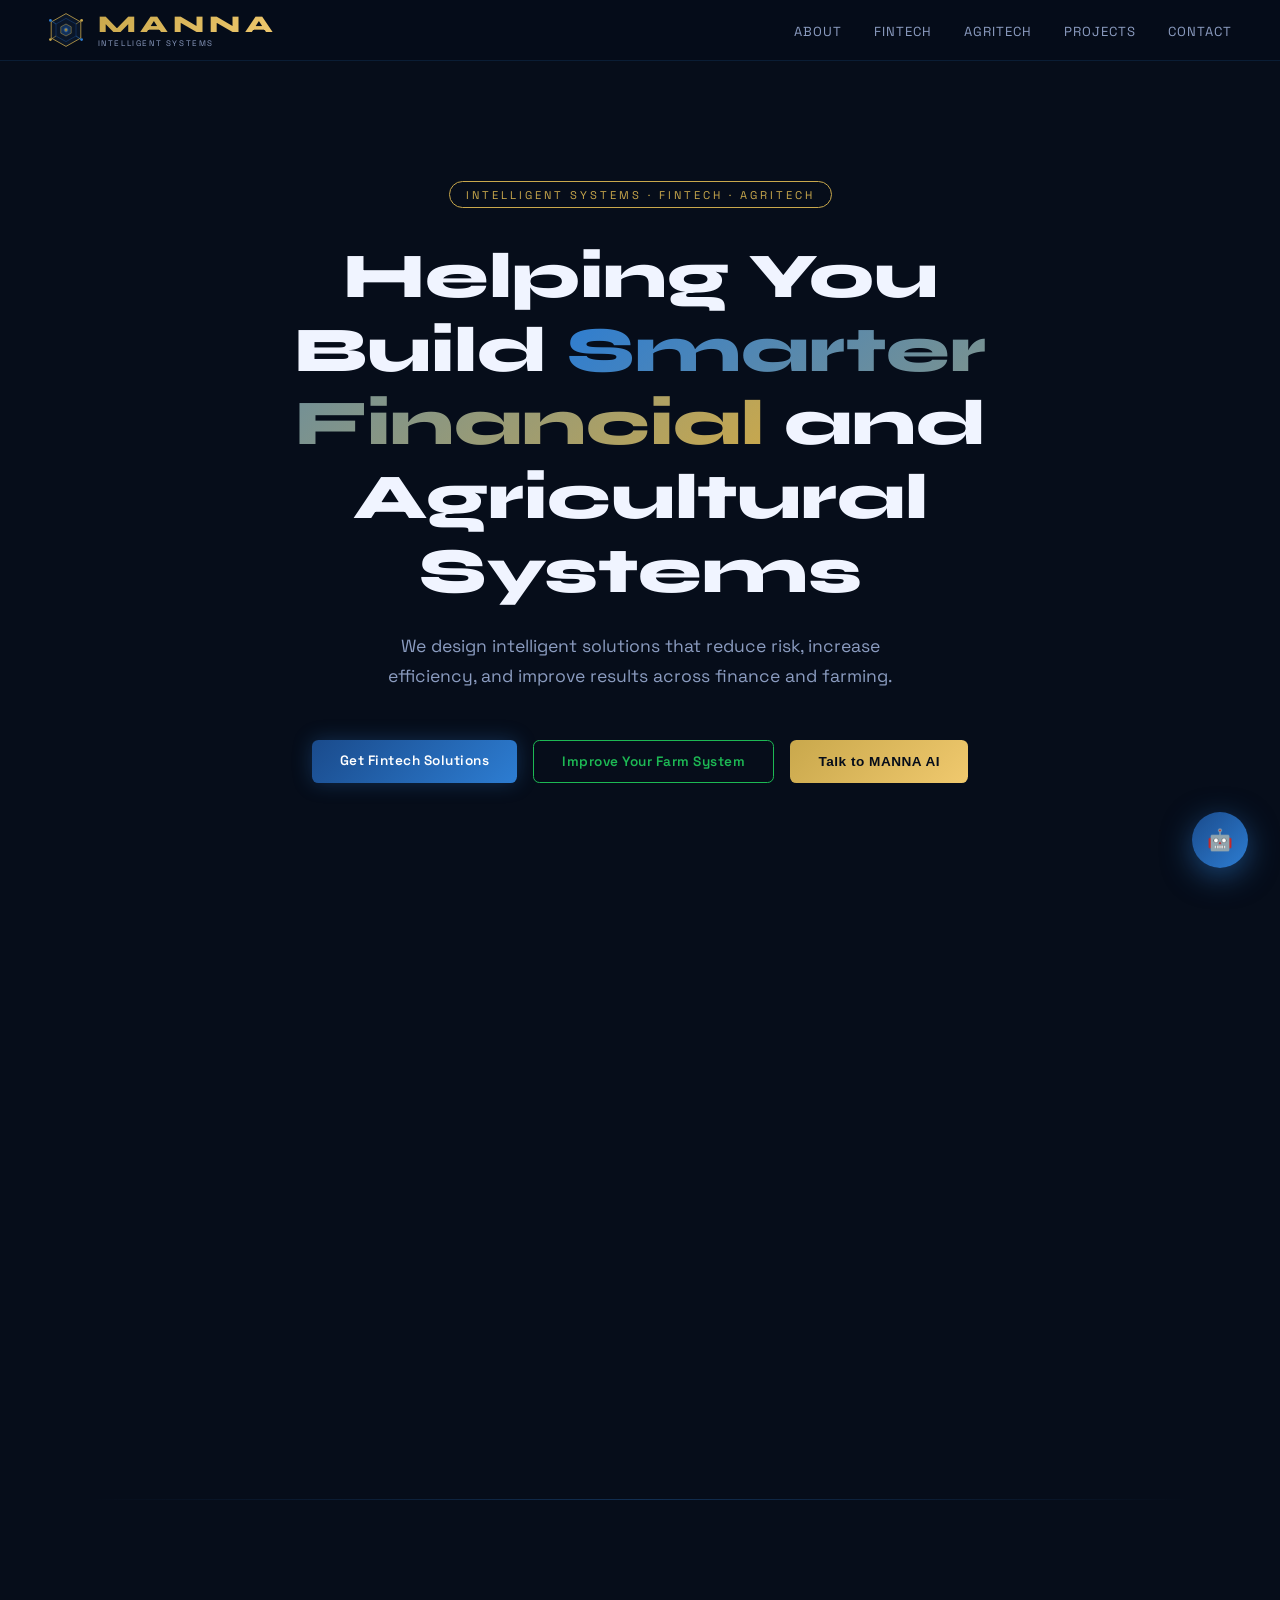
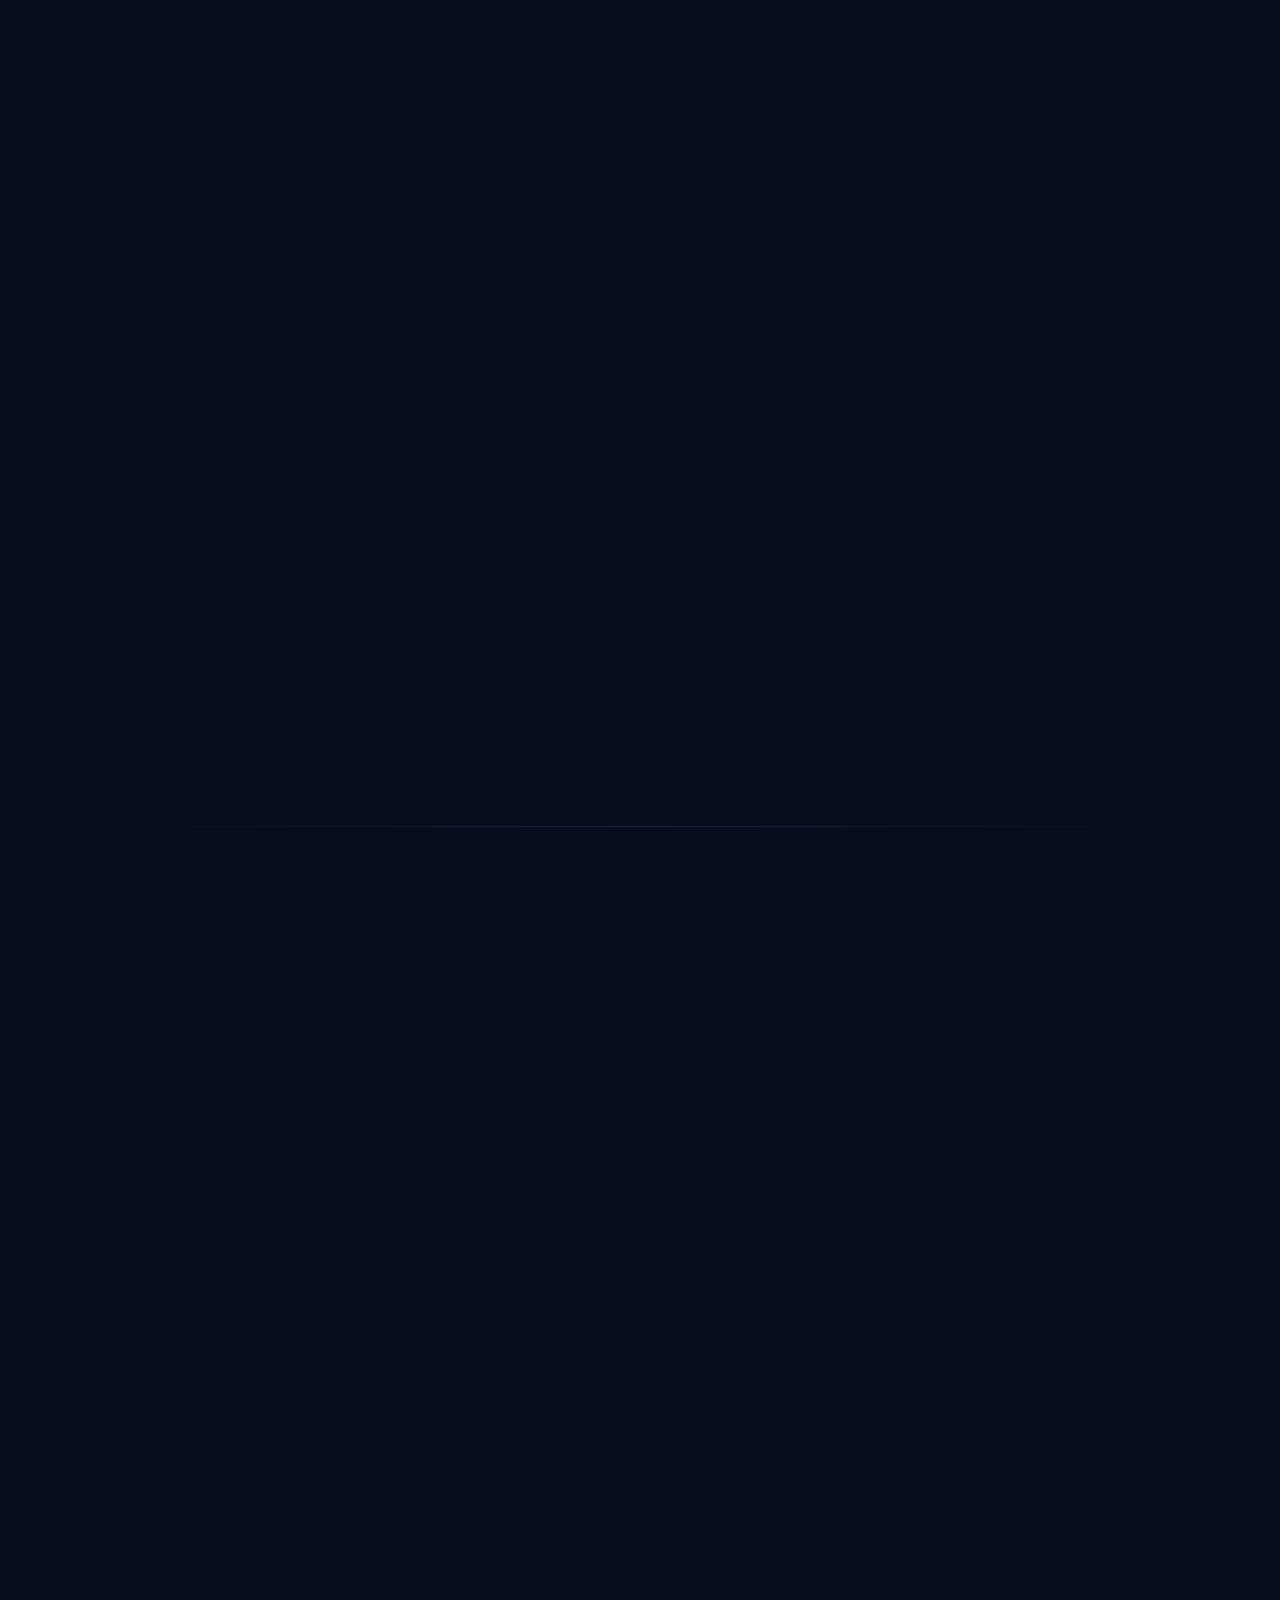
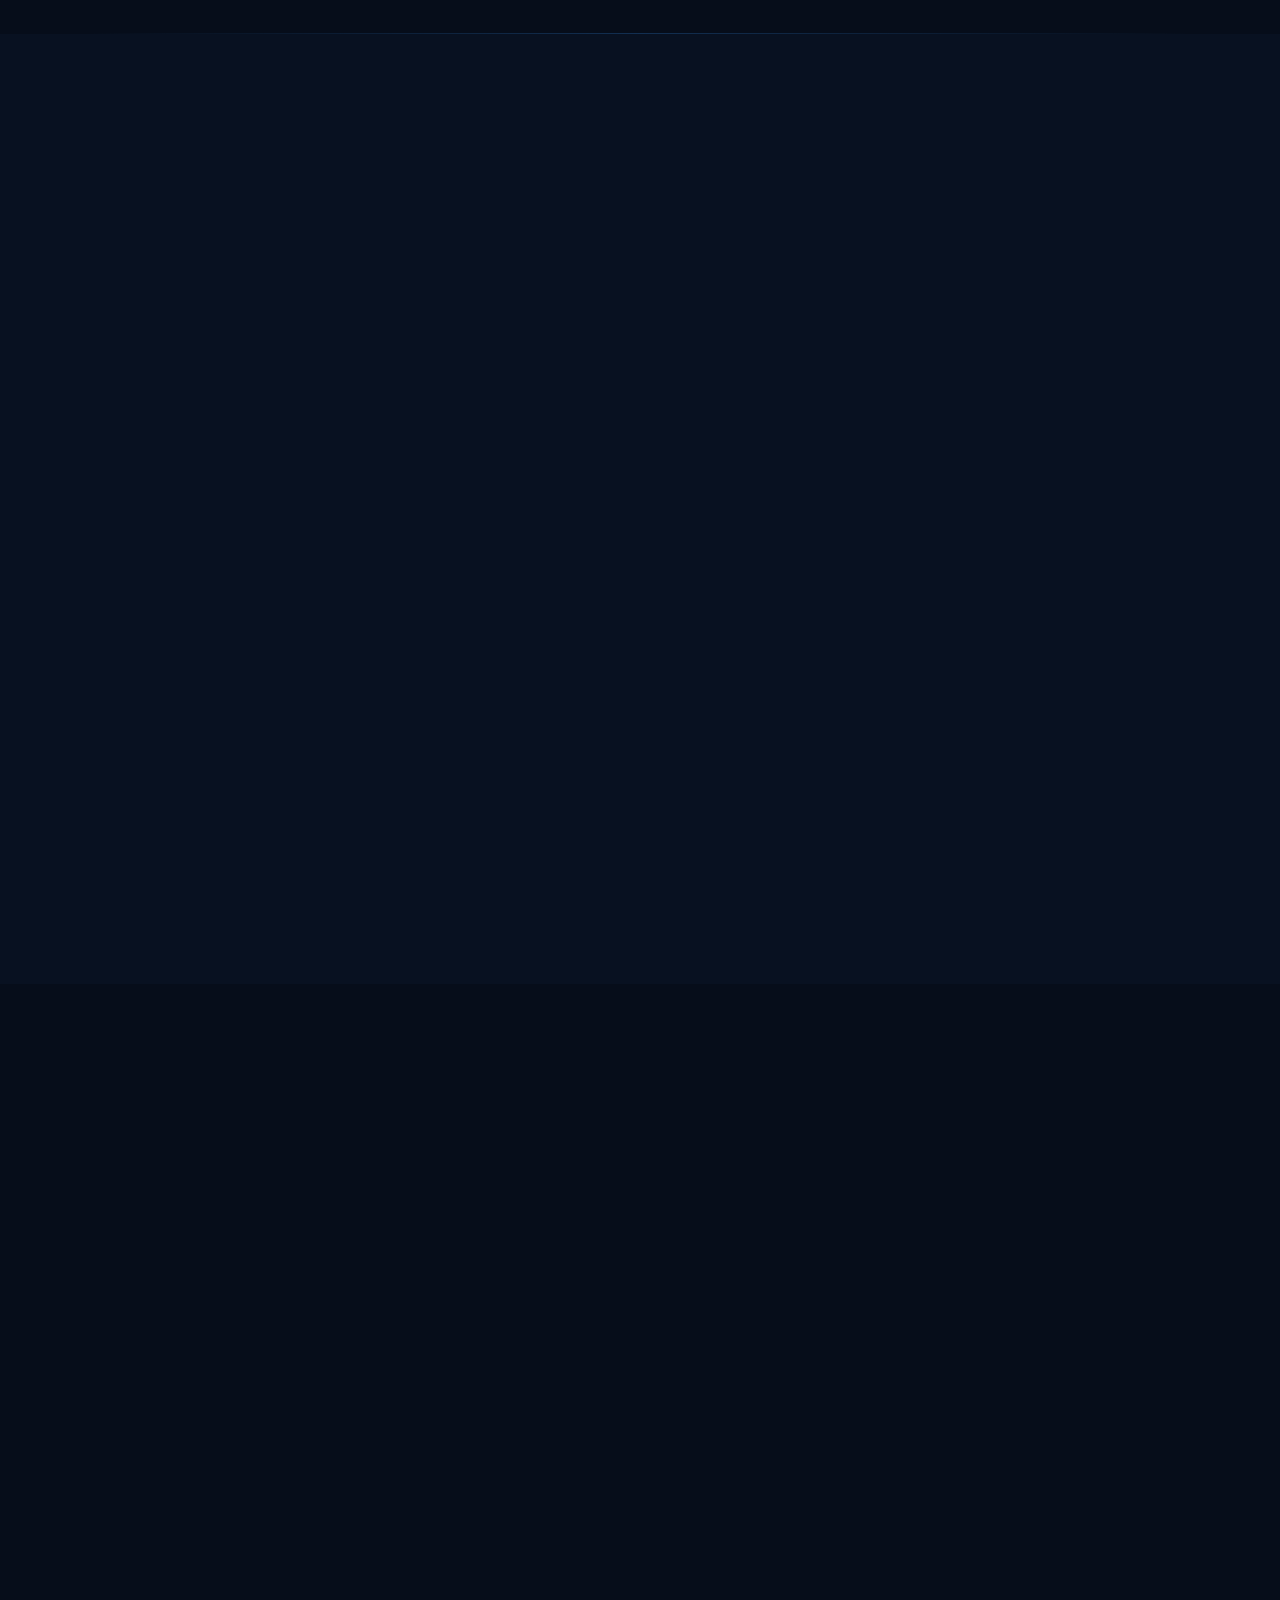
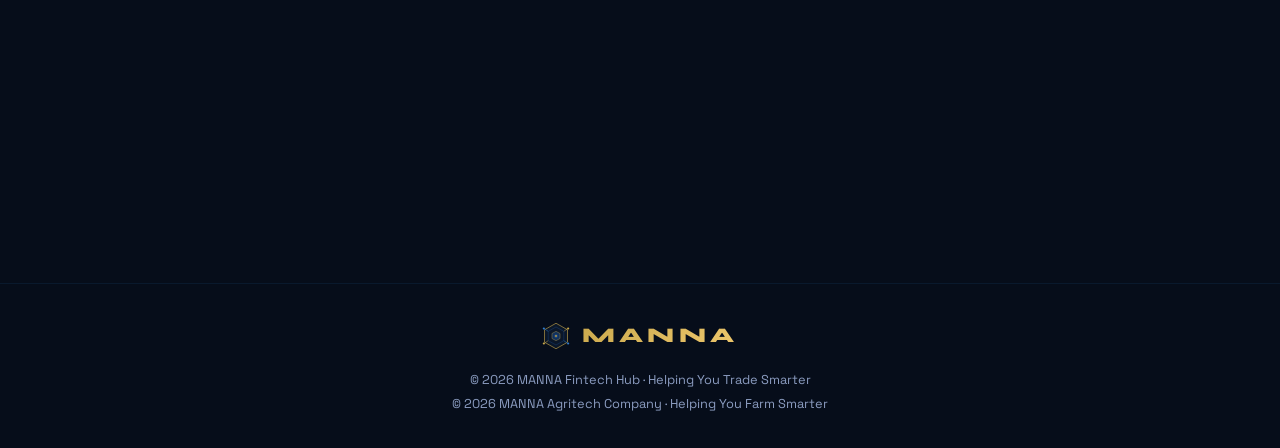
<file: manna-portfolio (7).html>
<!DOCTYPE html>
<html lang="en">
<head>
<meta charset="UTF-8">
<meta name="viewport" content="width=device-width, initial-scale=1.0">
<title>MANNA — Intelligent Systems</title>
<link href="https://fonts.googleapis.com/css2?family=Space+Grotesk:wght@300;400;500;600;700&family=Syne:wght@400;700;800&display=swap" rel="stylesheet">
<style>
*{margin:0;padding:0;box-sizing:border-box;}
:root{
  --gold:#C9A84C;
  --gold-light:#F0C96E;
  --blue-deep:#0A1628;
  --blue-mid:#0D2040;
  --blue-accent:#1A4B8C;
  --blue-bright:#2D7DD2;
  --green-ag:#1DB954;
  --green-ag-dim:#0F6B32;
  --text-primary:#F0F4FF;
  --text-muted:#8B9CC0;
  --border-glow:rgba(45,125,210,0.3);
}
html{scroll-behavior:smooth;}
body{
  background:#060D1A;
  color:var(--text-primary);
  font-family:'Space Grotesk',sans-serif;
  overflow-x:hidden;
}
#bg-canvas{
  position:fixed;top:0;left:0;width:100%;height:100%;
  z-index:0;pointer-events:none;
}
nav{
  position:fixed;top:0;left:0;right:0;z-index:100;
  display:flex;justify-content:space-between;align-items:center;
  padding:.75rem 3rem;
  background:rgba(6,13,26,0.9);
  backdrop-filter:blur(20px);
  border-bottom:1px solid rgba(45,125,210,0.15);
}
.nav-logo{
  display:flex;align-items:center;gap:.85rem;
  text-decoration:none;
}
.nav-logo-icon{flex-shrink:0;}
.nav-logo-text{display:flex;flex-direction:column;line-height:1;}
.nav-wordmark{
  font-family:'Syne',sans-serif;font-size:1.5rem;font-weight:800;
  letter-spacing:.2em;
  background:linear-gradient(135deg,var(--gold),var(--gold-light));
  -webkit-background-clip:text;-webkit-text-fill-color:transparent;
}
.nav-tagline{
  font-size:.5rem;letter-spacing:.2em;color:var(--text-muted);
  text-transform:uppercase;margin-top:.15rem;
}
.nav-links{display:flex;gap:2rem;list-style:none;}
.nav-links a{
  color:var(--text-muted);text-decoration:none;font-size:.82rem;
  letter-spacing:1px;text-transform:uppercase;transition:color .3s;
}
.nav-links a:hover{color:var(--gold);}
section{position:relative;z-index:1;}
#hero{
  min-height:100vh;
  display:flex;flex-direction:column;justify-content:center;align-items:center;
  text-align:center;padding:8rem 2rem 4rem;
}
.hero-badge{
  display:inline-block;border:1px solid var(--gold);color:var(--gold);
  font-size:.7rem;letter-spacing:3px;text-transform:uppercase;
  padding:.35rem 1rem;border-radius:2rem;margin-bottom:2rem;
  animation:pulse-badge 3s infinite;
}
@keyframes pulse-badge{0%,100%{box-shadow:0 0 0 0 rgba(201,168,76,.4);}50%{box-shadow:0 0 0 8px rgba(201,168,76,0);}}
.hero-title{
  font-family:'Syne',sans-serif;
  font-size:clamp(2.2rem,5vw,4rem);font-weight:800;line-height:1.15;
  max-width:820px;margin-bottom:1.5rem;
}
.hero-title span{
  background:linear-gradient(135deg,var(--blue-bright),var(--gold));
  -webkit-background-clip:text;-webkit-text-fill-color:transparent;
}
.hero-sub{font-size:1.1rem;color:var(--text-muted);max-width:560px;line-height:1.7;margin-bottom:3rem;}
.hero-btns{display:flex;flex-wrap:wrap;gap:1rem;justify-content:center;}
.btn{
  padding:.75rem 1.75rem;border-radius:.4rem;
  font-size:.85rem;font-weight:600;letter-spacing:.5px;
  cursor:pointer;border:none;transition:all .3s;text-decoration:none;display:inline-block;
}
.btn-primary{
  background:linear-gradient(135deg,var(--blue-accent),var(--blue-bright));
  color:#fff;box-shadow:0 0 20px rgba(45,125,210,.3);
}
.btn-primary:hover{transform:translateY(-2px);box-shadow:0 8px 30px rgba(45,125,210,.5);}
.btn-secondary{background:transparent;border:1px solid var(--green-ag);color:var(--green-ag);}
.btn-secondary:hover{background:rgba(29,185,84,.1);transform:translateY(-2px);}
.btn-gold{background:linear-gradient(135deg,var(--gold),var(--gold-light));color:#060D1A;font-weight:700;}
.btn-gold:hover{transform:translateY(-2px);box-shadow:0 8px 25px rgba(201,168,76,.4);}
.section-header{text-align:center;margin-bottom:4rem;}
.section-tag{font-size:.7rem;letter-spacing:3px;text-transform:uppercase;color:var(--gold);margin-bottom:.75rem;display:block;}
.section-title{font-family:'Syne',sans-serif;font-size:clamp(1.8rem,3.5vw,2.8rem);font-weight:800;line-height:1.2;}
.section-sub{color:var(--text-muted);font-size:1rem;max-width:540px;margin:.75rem auto 0;line-height:1.7;}
#about{padding:6rem 2rem;}
.about-grid{max-width:1100px;margin:0 auto;display:grid;grid-template-columns:1fr 1.4fr;gap:4rem;align-items:center;}
.about-avatar{position:relative;width:280px;height:280px;margin:0 auto;}
.avatar-ring{
  position:absolute;inset:0;border-radius:50%;
  border:1px solid rgba(201,168,76,.3);
  animation:spin-ring 20s linear infinite;
}
.avatar-ring::after{
  content:'';position:absolute;top:-4px;left:50%;transform:translateX(-50%);
  width:8px;height:8px;border-radius:50%;background:var(--gold);
}
@keyframes spin-ring{from{transform:rotate(0deg);}to{transform:rotate(360deg);}}
.avatar-inner{
  position:absolute;inset:20px;border-radius:50%;
  background:linear-gradient(135deg,var(--blue-mid),var(--blue-accent));
  border:1px solid rgba(45,125,210,.4);
  display:flex;align-items:center;justify-content:center;
  font-family:'Syne',sans-serif;font-size:2.5rem;font-weight:800;color:var(--gold);
}
.about-content h2{font-family:'Syne',sans-serif;font-size:1.8rem;font-weight:800;margin-bottom:.25rem;}
.about-content .title-role{color:var(--blue-bright);font-size:.9rem;margin-bottom:1.25rem;letter-spacing:.5px;}
.about-content p{color:var(--text-muted);line-height:1.75;margin-bottom:1.5rem;}
.trust-points{display:flex;flex-direction:column;gap:.6rem;margin-bottom:1.5rem;}
.trust-point{display:flex;align-items:center;gap:.75rem;font-size:.9rem;color:var(--text-muted);}
.trust-point::before{content:'';flex-shrink:0;width:6px;height:6px;border-radius:50%;background:var(--gold);}
.skills-grid{display:flex;flex-wrap:wrap;gap:.5rem;}
.skill-tag{
  padding:.3rem .8rem;border-radius:2rem;font-size:.75rem;letter-spacing:.5px;
  background:rgba(45,125,210,.1);border:1px solid rgba(45,125,210,.3);color:var(--blue-bright);
}
#fintech,#agritech{padding:6rem 2rem;}
.services-container{max-width:1100px;margin:0 auto;}
.services-grid{display:grid;grid-template-columns:repeat(auto-fit,minmax(240px,1fr));gap:1.5rem;margin-top:3rem;}
.service-card{
  background:rgba(13,32,64,.5);border:1px solid rgba(45,125,210,.2);
  border-radius:1rem;padding:1.75rem;transition:all .3s;cursor:default;position:relative;overflow:hidden;
}
.service-card::before{
  content:'';position:absolute;inset:0;
  background:linear-gradient(135deg,rgba(45,125,210,.05),transparent);
  opacity:0;transition:opacity .3s;
}
.service-card:hover{transform:translateY(-4px);border-color:rgba(45,125,210,.5);box-shadow:0 20px 40px rgba(0,0,0,.4);}
.service-card:hover::before{opacity:1;}
.service-icon{
  width:44px;height:44px;border-radius:.6rem;
  background:linear-gradient(135deg,var(--blue-accent),var(--blue-bright));
  display:flex;align-items:center;justify-content:center;font-size:1.2rem;margin-bottom:1rem;
}
.service-card.ag .service-icon{background:linear-gradient(135deg,var(--green-ag-dim),var(--green-ag));}
.service-card h3{font-size:1rem;font-weight:600;margin-bottom:.4rem;}
.service-card .arrow{color:var(--blue-bright);font-size:.8rem;margin:.4rem 0 .5rem;display:block;}
.service-card.ag .arrow{color:var(--green-ag);}
.service-card p{color:var(--text-muted);font-size:.85rem;line-height:1.6;}
.coming-soon-badge{
  display:inline-flex;align-items:center;gap:.5rem;
  background:rgba(29,185,84,.1);border:1px solid var(--green-ag);
  color:var(--green-ag);padding:.4rem 1rem;border-radius:2rem;
  font-size:.75rem;letter-spacing:1px;margin-bottom:1.5rem;
  animation:pulse-green 2.5s infinite;
}
@keyframes pulse-green{0%,100%{box-shadow:0 0 0 0 rgba(29,185,84,.3);}50%{box-shadow:0 0 0 8px rgba(29,185,84,0);}}
.outcome-strip{max-width:1100px;margin:3rem auto 0;display:flex;justify-content:center;gap:2rem;flex-wrap:wrap;}
.outcome-item{
  text-align:center;padding:1.25rem 2rem;
  background:rgba(201,168,76,.05);border:1px solid rgba(201,168,76,.2);border-radius:.75rem;min-width:180px;
}
.outcome-item strong{display:block;font-family:'Syne',sans-serif;font-size:1.4rem;color:var(--gold);}
.outcome-item span{font-size:.8rem;color:var(--text-muted);letter-spacing:.5px;}
#projects{padding:6rem 2rem;background:rgba(10,22,40,.5);}
.projects-grid{max-width:1100px;margin:0 auto;display:grid;grid-template-columns:repeat(auto-fit,minmax(240px,1fr));gap:1.5rem;}
.project-card{
  background:rgba(6,13,26,.8);border:1px solid rgba(45,125,210,.15);
  border-radius:1rem;padding:2rem;position:relative;overflow:hidden;transition:all .3s;
}
.project-card:hover{border-color:rgba(201,168,76,.3);transform:translateY(-3px);}
.project-card::after{
  content:'';position:absolute;top:0;left:0;right:0;height:2px;
  background:linear-gradient(90deg,transparent,var(--blue-bright),transparent);
  animation:scan-line 3s ease-in-out infinite;
}
@keyframes scan-line{0%{transform:translateX(-100%);}100%{transform:translateX(100%);}}
.status-badge{
  display:inline-block;padding:.2rem .6rem;
  background:rgba(240,201,110,.1);border:1px solid rgba(240,201,110,.4);
  color:var(--gold-light);font-size:.65rem;letter-spacing:1px;border-radius:2rem;margin-bottom:1rem;
  animation:blink-status 2s infinite;
}
@keyframes blink-status{0%,100%{opacity:1;}50%{opacity:.5;}}
.project-card h3{font-family:'Syne',sans-serif;font-size:1.1rem;font-weight:700;margin-bottom:.5rem;}
.project-card p{color:var(--text-muted);font-size:.85rem;line-height:1.5;}
.projects-note{
  max-width:700px;margin:3rem auto 0;text-align:center;
  padding:1.5rem;background:rgba(45,125,210,.05);border:1px solid rgba(45,125,210,.15);
  border-radius:.75rem;color:var(--text-muted);font-size:.9rem;line-height:1.7;
}
#contact{padding:6rem 2rem;}
.contact-inner{max-width:600px;margin:0 auto;text-align:center;}
.contact-form{margin-top:2.5rem;display:flex;flex-direction:column;gap:1rem;}
.contact-form input,.contact-form textarea{
  background:rgba(13,32,64,.6);border:1px solid rgba(45,125,210,.25);
  border-radius:.5rem;padding:.9rem 1.1rem;color:var(--text-primary);
  font-family:'Space Grotesk',sans-serif;font-size:.9rem;outline:none;transition:border .3s;
}
.contact-form input:focus,.contact-form textarea:focus{border-color:var(--gold);}
.contact-form input::placeholder,.contact-form textarea::placeholder{color:var(--text-muted);}
.contact-form textarea{resize:vertical;min-height:130px;}
.contact-links{display:flex;justify-content:center;gap:1.5rem;margin-top:1.5rem;}
.contact-links a{
  color:var(--text-muted);text-decoration:none;font-size:.85rem;
  letter-spacing:1px;display:flex;align-items:center;gap:.4rem;transition:color .3s;
}
.contact-links a:hover{color:var(--gold);}
footer{
  padding:2rem;text-align:center;border-top:1px solid rgba(45,125,210,.1);
  color:var(--text-muted);font-size:.8rem;line-height:1.9;
}
.footer-logo-wrap{display:flex;align-items:center;justify-content:center;gap:.75rem;margin-bottom:.75rem;}
.footer-wordmark{
  font-family:'Syne',sans-serif;font-size:1.3rem;font-weight:800;letter-spacing:.2em;
  background:linear-gradient(135deg,var(--gold),var(--gold-light));
  -webkit-background-clip:text;-webkit-text-fill-color:transparent;
}
.divider{max-width:1100px;margin:0 auto;height:1px;background:linear-gradient(90deg,transparent,rgba(45,125,210,.3),transparent);}
#chat-toggle{
  position:fixed;bottom:2rem;right:2rem;z-index:200;
  width:56px;height:56px;border-radius:50%;
  background:linear-gradient(135deg,var(--blue-accent),var(--blue-bright));
  border:none;cursor:pointer;display:flex;align-items:center;justify-content:center;
  box-shadow:0 8px 30px rgba(45,125,210,.5);transition:all .3s;font-size:1.3rem;
}
#chat-toggle:hover{transform:scale(1.1);box-shadow:0 12px 40px rgba(45,125,210,.7);}
#chat-panel{
  position:fixed;bottom:5.5rem;right:2rem;z-index:200;width:340px;
  background:rgba(10,22,40,.97);border:1px solid rgba(45,125,210,.3);border-radius:1rem;
  box-shadow:0 30px 80px rgba(0,0,0,.7);display:none;flex-direction:column;overflow:hidden;max-height:500px;
}
#chat-panel.open{display:flex;animation:slide-up .3s ease;}
@keyframes slide-up{from{opacity:0;transform:translateY(20px);}to{opacity:1;transform:translateY(0);}}
.chat-header{
  padding:1rem 1.25rem;background:linear-gradient(135deg,var(--blue-mid),rgba(26,75,140,.8));
  border-bottom:1px solid rgba(45,125,210,.2);display:flex;align-items:center;gap:.75rem;
}
.chat-dot{width:8px;height:8px;border-radius:50%;background:#22c55e;animation:blink-status 1.5s infinite;}
.chat-header strong{font-size:.9rem;flex:1;}
.chat-close{background:none;border:none;color:var(--text-muted);cursor:pointer;font-size:1rem;padding:.2rem;}
#chat-messages{flex:1;overflow-y:auto;padding:1rem;display:flex;flex-direction:column;gap:.75rem;}
.msg{max-width:85%;padding:.7rem .9rem;border-radius:.75rem;font-size:.83rem;line-height:1.5;}
.msg.bot{background:rgba(45,125,210,.12);border:1px solid rgba(45,125,210,.2);align-self:flex-start;color:var(--text-primary);}
.msg.user{background:linear-gradient(135deg,var(--blue-accent),var(--blue-bright));align-self:flex-end;color:#fff;}
.chat-input-row{display:flex;gap:.5rem;padding:.75rem;border-top:1px solid rgba(45,125,210,.15);}
#chat-input{
  flex:1;background:rgba(13,32,64,.6);border:1px solid rgba(45,125,210,.2);
  border-radius:.4rem;padding:.5rem .75rem;color:var(--text-primary);
  font-family:'Space Grotesk',sans-serif;font-size:.8rem;outline:none;
}
#chat-send{
  background:linear-gradient(135deg,var(--blue-accent),var(--blue-bright));
  border:none;border-radius:.4rem;color:#fff;padding:.5rem .9rem;cursor:pointer;font-size:.8rem;font-weight:600;
}
.fade-in{opacity:0;transform:translateY(20px);transition:opacity .7s ease,transform .7s ease;}
.fade-in.visible{opacity:1;transform:translateY(0);}
@media(max-width:768px){
  nav{padding:.75rem 1.25rem;}
  .nav-links{display:none;}
  .about-grid{grid-template-columns:1fr;}
  .about-avatar{margin-bottom:2rem;}
  #chat-panel{width:calc(100vw - 2rem);right:1rem;}
}
</style>
</head>
<body>

<canvas id="bg-canvas"></canvas>

<nav>
  <a href="#" class="nav-logo">
    <svg class="nav-logo-icon" width="36" height="36" viewBox="0 0 90 90" xmlns="http://www.w3.org/2000/svg">
      <polygon points="45,4 82,25 82,65 45,86 8,65 8,25" fill="#0A1628" stroke="#C9A84C" stroke-width="2"/>
      <polygon points="45,16 70,30 70,60 45,74 20,60 20,30" fill="none" stroke="#1A4B8C" stroke-width="1.2"/>
      <line x1="20" y1="30" x2="8" y2="22" stroke="#2D7DD2" stroke-width="1.5" opacity=".8"/>
      <circle cx="6" cy="21" r="3.5" fill="#2D7DD2"/>
      <line x1="70" y1="30" x2="82" y2="22" stroke="#C9A84C" stroke-width="1.5" opacity=".9"/>
      <circle cx="84" cy="21" r="3.5" fill="#C9A84C"/>
      <line x1="20" y1="60" x2="8" y2="68" stroke="#C9A84C" stroke-width="1.5" opacity=".9"/>
      <circle cx="6" cy="69" r="3.5" fill="#C9A84C"/>
      <line x1="70" y1="60" x2="82" y2="68" stroke="#2D7DD2" stroke-width="1.5" opacity=".8"/>
      <circle cx="84" cy="69" r="3.5" fill="#2D7DD2"/>
      <polygon points="45,30 58,37 58,53 45,60 32,53 32,37" fill="#1A4B8C" opacity=".5"/>
      <polygon points="45,30 58,37 58,53 45,60 32,53 32,37" fill="none" stroke="#C9A84C" stroke-width="1.2"/>
      <circle cx="45" cy="45" r="6" fill="#1A4B8C"/>
      <circle cx="45" cy="45" r="3.5" fill="#C9A84C"/>
      <circle cx="45" cy="45" r="1.5" fill="#060D1A"/>
    </svg>
    <div class="nav-logo-text">
      <span class="nav-wordmark">MANNA</span>
      <span class="nav-tagline">Intelligent Systems</span>
    </div>
  </a>
  <ul class="nav-links">
    <li><a href="#about">About</a></li>
    <li><a href="#fintech">Fintech</a></li>
    <li><a href="#agritech">Agritech</a></li>
    <li><a href="#projects">Projects</a></li>
    <li><a href="#contact">Contact</a></li>
  </ul>
</nav>

<section id="hero">
  <div class="hero-badge">Intelligent Systems · Fintech · Agritech</div>
  <h1 class="hero-title">Helping You Build <span>Smarter Financial</span> and Agricultural Systems</h1>
  <p class="hero-sub">We design intelligent solutions that reduce risk, increase efficiency, and improve results across finance and farming.</p>
  <div class="hero-btns">
    <a href="#fintech" class="btn btn-primary">Get Fintech Solutions</a>
    <a href="#agritech" class="btn btn-secondary">Improve Your Farm System</a>
    <button class="btn btn-gold" onclick="openChat()">Talk to MANNA AI</button>
  </div>
</section>

<section id="about" class="fade-in">
  <div class="about-grid">
    <div>
      <div class="about-avatar">
        <div class="avatar-ring"></div>
        <div class="avatar-inner" style="padding:0;overflow:hidden;background:none;border:none;">
          <img src="[data-uri]" alt="Oluwayinka Olayinka Paul" style="width:100%;height:100%;object-fit:cover;object-position:center top;border-radius:50%;">
        </div>
      </div>
    </div>
    <div class="about-content">
      <div class="section-tag">Founder</div>
      <h2>Oluwayinka Olayinka Paul</h2>
      <p class="title-role">Mechatronics, Robotics & Automation Engineer · Founder of MANNA</p>
      <p>"I build intelligent systems that help individuals and businesses operate more efficiently, make smarter decisions, and reduce costly errors. My work focuses on automation, AI-driven systems, and scalable solutions in finance and agriculture."</p>
      <div class="trust-points">
        <div class="trust-point">Reduce human error through intelligent automation</div>
        <div class="trust-point">Save time with systems that work while you don't</div>
        <div class="trust-point">Improve decision-making with real data, not guesswork</div>
      </div>
      <div class="skills-grid">
        <span class="skill-tag">Robotics & Automation</span>
        <span class="skill-tag">AI Trading Systems</span>
        <span class="skill-tag">Smart Agriculture</span>
        <span class="skill-tag">Embedded Systems & IoT</span>
      </div>
    </div>
  </div>
</section>

<div class="divider"></div>

<section id="fintech" style="padding:6rem 2rem;">
  <div class="services-container">
    <div class="section-header fade-in">
      <span class="section-tag">MANNA Fintech Hub</span>
      <h2 class="section-title">Smarter Trading. Better Decisions.<br>Reduced Risk.</h2>
      <p class="section-sub">We help traders and investors replace emotional decision-making with data-driven automated systems.</p>
    </div>
    <div class="services-grid fade-in">
      <div class="service-card">
        <div class="service-icon">⚡</div>
        <h3>Trading Bots (MT5 / Synthetic)</h3>
        <span class="arrow">→ Eliminate emotional errors</span>
        <p>Fully automated systems that execute trades based on logic, not feeling — 24/7, consistent, accountable.</p>
      </div>
      <div class="service-card">
        <div class="service-icon">📊</div>
        <h3>Market Analysis Tools</h3>
        <span class="arrow">→ Clearer, more confident decisions</span>
        <p>Structured analysis tools that surface what matters, reduce noise, and give you a real edge.</p>
      </div>
      <div class="service-card">
        <div class="service-icon">🧠</div>
        <h3>AI Trading Systems</h3>
        <span class="arrow">→ Improved accuracy with intelligence</span>
        <p>Intelligent models that learn market patterns and improve performance over time.</p>
      </div>
      <div class="service-card">
        <div class="service-icon">🛡</div>
        <h3>Risk Management Automation</h3>
        <span class="arrow">→ Protect your capital</span>
        <p>Structured systems that enforce discipline — stop losses, position sizing, risk rules — automatically.</p>
      </div>
    </div>
    <div class="outcome-strip fade-in">
      <div class="outcome-item"><strong>More Consistent</strong><span>Performance</span></div>
      <div class="outcome-item"><strong>Fewer Losses</strong><span>Risk-Controlled</span></div>
      <div class="outcome-item"><strong>Better Control</strong><span>Capital Protected</span></div>
    </div>
  </div>
</section>

<div class="divider"></div>

<section id="agritech" style="padding:6rem 2rem;">
  <div class="services-container">
    <div class="section-header fade-in">
      <span class="section-tag" style="color:var(--green-ag)">MANNA Agritech Company</span>
      <div class="coming-soon-badge" style="margin:0 auto 1.5rem;">
        <span style="width:6px;height:6px;border-radius:50%;background:var(--green-ag);display:inline-block;"></span>
        Coming Soon
      </div>
      <h2 class="section-title">Helping You Farm Smarter,<br>Not Harder</h2>
      <p class="section-sub">We build smart farming systems that increase yield, reduce waste, and automate daily operations.</p>
    </div>
    <div class="services-grid fade-in">
      <div class="service-card ag">
        <div class="service-icon">🌿</div>
        <h3>Smart Greenhouse Systems</h3>
        <span class="arrow">→ Automated environmental control</span>
        <p>Temperature, humidity, CO₂, lighting — managed automatically for optimal crop conditions.</p>
      </div>
      <div class="service-card ag">
        <div class="service-icon">📡</div>
        <h3>IoT Farm Monitoring</h3>
        <span class="arrow">→ Real-time visibility anywhere</span>
        <p>Sensor networks that give you eyes and ears on your farm from any device, any location.</p>
      </div>
      <div class="service-card ag">
        <div class="service-icon">💧</div>
        <h3>Automated Irrigation</h3>
        <span class="arrow">→ Efficient water usage</span>
        <p>Smart watering systems that deliver precisely what crops need — no waste, no guesswork.</p>
      </div>
      <div class="service-card ag">
        <div class="service-icon">🔬</div>
        <h3>Cassava Doctor — Crop AI</h3>
        <span class="arrow">→ Early disease detection</span>
        <p>AI-powered crop health monitoring that catches disease before it spreads and costs you yield.</p>
      </div>
    </div>
  </div>
</section>

<div class="divider"></div>

<section id="projects">
  <div class="section-header fade-in" style="padding-top:6rem;padding-left:2rem;padding-right:2rem;">
    <span class="section-tag">Work in Progress</span>
    <h2 class="section-title">Projects In Development</h2>
    <p class="section-sub">Real systems being actively built. No placeholders, no fiction.</p>
  </div>
  <div class="projects-grid" style="padding:0 2rem;">
    <div class="project-card fade-in">
      <span class="status-badge">● In Progress</span>
      <h3>Trading System</h3>
      <p>Automated MT5 bot with dynamic risk management and AI signal filtering.</p>
    </div>
    <div class="project-card fade-in">
      <span class="status-badge">● In Progress</span>
      <h3>Smart Greenhouse</h3>
      <p>IoT-enabled greenhouse with automated climate control and crop monitoring.</p>
    </div>
    <div class="project-card fade-in">
      <span class="status-badge">● In Progress</span>
      <h3>IoT Farm Dashboard</h3>
      <p>Centralised real-time dashboard for multi-sensor farm monitoring and alerts.</p>
    </div>
    <div class="project-card fade-in">
      <span class="status-badge">● In Progress</span>
      <h3>AI Decision System</h3>
      <p>Intelligent decision engine integrating market data and risk models for traders.</p>
    </div>
  </div>
  <div class="projects-note fade-in">
    We are actively building intelligent systems. Full case studies will be published as development progresses. If you want to be part of the journey — <a href="#contact" style="color:var(--gold);text-decoration:none;">let's talk.</a>
  </div>
  <div style="height:6rem;"></div>
</section>

<section id="contact">
  <div class="contact-inner fade-in">
    <div class="section-header">
      <span class="section-tag">Get in Touch</span>
      <h2 class="section-title">Let's Solve Your Problem with Smart Technology</h2>
      <p class="section-sub">Tell us what you need — we'll help you build the right system.</p>
    </div>
    <div class="contact-form">
      <input type="email" id="contact-email" placeholder="Your email address">
      <textarea id="contact-msg" rows="5" placeholder="Describe your challenge or what you're looking to build..."></textarea>
      <button class="btn btn-gold" style="width:100%;padding:1rem;" onclick="sendWhatsApp()">Start a Conversation via WhatsApp</button>
    </div>
    <div class="contact-links">
      <a href="https://linkedin.com/in/oluwayinka-paul" target="_blank">
        <svg width="16" height="16" viewBox="0 0 24 24" fill="currentColor"><path d="M20.5 2h-17A1.5 1.5 0 002 3.5v17A1.5 1.5 0 003.5 22h17a1.5 1.5 0 001.5-1.5v-17A1.5 1.5 0 0020.5 2zM8 19H5v-9h3zM6.5 8.25A1.75 1.75 0 118.3 6.5a1.78 1.78 0 01-1.8 1.75zM19 19h-3v-4.74c0-1.42-.6-1.93-1.38-1.93A1.74 1.74 0 0013 14.19a.66.66 0 000 .14V19h-3v-9h2.9v1.3a3.11 3.11 0 012.7-1.4c1.55 0 3.36.86 3.36 3.66z"/></svg>
        LinkedIn
      </a>
      <a href="#">
        <svg width="16" height="16" viewBox="0 0 24 24" fill="currentColor"><path d="M12 2C6.477 2 2 6.484 2 12.017c0 4.425 2.865 8.18 6.839 9.504.5.092.682-.217.682-.483 0-.237-.008-.868-.013-1.703-2.782.605-3.369-1.343-3.369-1.343-.454-1.158-1.11-1.466-1.11-1.466-.908-.62.069-.608.069-.608 1.003.07 1.531 1.032 1.531 1.032.892 1.53 2.341 1.088 2.91.832.092-.647.35-1.088.636-1.338-2.22-.253-4.555-1.113-4.555-4.951 0-1.093.39-1.988 1.029-2.688-.103-.253-.446-1.272.098-2.65 0 0 .84-.27 2.75 1.026A9.564 9.564 0 0112 6.844c.85.004 1.705.115 2.504.337 1.909-1.296 2.747-1.027 2.747-1.027.546 1.379.202 2.398.1 2.651.64.7 1.028 1.595 1.028 2.688 0 3.848-2.339 4.695-4.566 4.943.359.309.678.92.678 1.855 0 1.338-.012 2.419-.012 2.747 0 .268.18.58.688.482A10.019 10.019 0 0022 12.017C22 6.484 17.522 2 12 2z"/></svg>
        GitHub
      </a>
    </div>
  </div>
  <div style="height:4rem;"></div>
</section>

<footer>
  <div class="footer-logo-wrap">
    <svg width="28" height="28" viewBox="0 0 90 90" xmlns="http://www.w3.org/2000/svg">
      <polygon points="45,4 82,25 82,65 45,86 8,65 8,25" fill="#0A1628" stroke="#C9A84C" stroke-width="2"/>
      <polygon points="45,16 70,30 70,60 45,74 20,60 20,30" fill="none" stroke="#1A4B8C" stroke-width="1.2"/>
      <line x1="20" y1="30" x2="8" y2="22" stroke="#2D7DD2" stroke-width="1.5"/>
      <circle cx="6" cy="21" r="3.5" fill="#2D7DD2"/>
      <line x1="70" y1="30" x2="82" y2="22" stroke="#C9A84C" stroke-width="1.5"/>
      <circle cx="84" cy="21" r="3.5" fill="#C9A84C"/>
      <line x1="20" y1="60" x2="8" y2="68" stroke="#C9A84C" stroke-width="1.5"/>
      <circle cx="6" cy="69" r="3.5" fill="#C9A84C"/>
      <line x1="70" y1="60" x2="82" y2="68" stroke="#2D7DD2" stroke-width="1.5"/>
      <circle cx="84" cy="69" r="3.5" fill="#2D7DD2"/>
      <polygon points="45,30 58,37 58,53 45,60 32,53 32,37" fill="#1A4B8C" opacity=".5"/>
      <polygon points="45,30 58,37 58,53 45,60 32,53 32,37" fill="none" stroke="#C9A84C" stroke-width="1.2"/>
      <circle cx="45" cy="45" r="6" fill="#1A4B8C"/>
      <circle cx="45" cy="45" r="3.5" fill="#C9A84C"/>
      <circle cx="45" cy="45" r="1.5" fill="#060D1A"/>
    </svg>
    <span class="footer-wordmark">MANNA</span>
  </div>
  © 2026 MANNA Fintech Hub · Helping You Trade Smarter<br>
  © 2026 MANNA Agritech Company · Helping You Farm Smarter
</footer>

<button id="chat-toggle" onclick="toggleChat()" title="Chat with MANNA AI">🤖</button>
<div id="chat-panel">
  <div class="chat-header">
    <div class="chat-dot"></div>
    <strong>MANNA AI Assistant</strong>
    <button class="chat-close" onclick="toggleChat()">✕</button>
  </div>
  <div id="chat-messages">
    <div class="msg bot">Hi! I'm MANNA AI. I can tell you about our fintech and agritech solutions, the founder, or help you figure out which system is right for you. What do you need?</div>
  </div>
  <div class="chat-input-row">
    <input id="chat-input" type="text" placeholder="Ask me anything..." onkeydown="if(event.key==='Enter')sendChat()">
    <button id="chat-send" onclick="sendChat()">Send</button>
  </div>
</div>

<script>
const canvas=document.getElementById('bg-canvas');
const ctx=canvas.getContext('2d');
let W,H,nodes=[],mouse={x:0,y:0};
function resize(){W=canvas.width=innerWidth;H=canvas.height=innerHeight;}
resize();window.addEventListener('resize',resize);
for(let i=0;i<70;i++){
  nodes.push({
    x:Math.random()*1600,y:Math.random()*900,
    vx:(Math.random()-.5)*.3,vy:(Math.random()-.5)*.3,
    r:Math.random()*1.5+.5,
    pulse:Math.random()*Math.PI*2,
    pulseSpeed:Math.random()*.02+.005
  });
}
document.addEventListener('mousemove',e=>{mouse.x=e.clientX;mouse.y=e.clientY;});
function drawBg(){
  ctx.fillStyle='rgba(6,13,26,0.15)';
  ctx.fillRect(0,0,W,H);
  nodes.forEach(n=>{
    n.x+=n.vx+(mouse.x-W/2)*.00005;
    n.y+=n.vy+(mouse.y-H/2)*.00005;
    if(n.x<0)n.x=W;if(n.x>W)n.x=0;
    if(n.y<0)n.y=H;if(n.y>H)n.y=0;
    n.pulse+=n.pulseSpeed;
    const a=(Math.sin(n.pulse)+1)/2;
    ctx.beginPath();ctx.arc(n.x,n.y,n.r,0,Math.PI*2);
    ctx.fillStyle=`rgba(45,125,210,${.3+a*.4})`;ctx.fill();
  });
  for(let i=0;i<nodes.length;i++){
    for(let j=i+1;j<nodes.length;j++){
      const dx=nodes[i].x-nodes[j].x,dy=nodes[i].y-nodes[j].y;
      const d=Math.sqrt(dx*dx+dy*dy);
      if(d<180){
        const a=(1-d/180)*.15;
        ctx.beginPath();ctx.moveTo(nodes[i].x,nodes[i].y);ctx.lineTo(nodes[j].x,nodes[j].y);
        ctx.strokeStyle=`rgba(45,125,210,${a})`;ctx.lineWidth=.5;ctx.stroke();
        if(Math.random()<.001){
          ctx.beginPath();ctx.arc((nodes[i].x+nodes[j].x)/2,(nodes[i].y+nodes[j].y)/2,2,0,Math.PI*2);
          ctx.fillStyle='rgba(201,168,76,.6)';ctx.fill();
        }
      }
    }
  }
  requestAnimationFrame(drawBg);
}
ctx.fillStyle='#060D1A';ctx.fillRect(0,0,W,H);
drawBg();
const observer=new IntersectionObserver(entries=>{
  entries.forEach(e=>{if(e.isIntersecting)e.target.classList.add('visible');});
},{threshold:.15});
document.querySelectorAll('.fade-in').forEach(el=>observer.observe(el));
function toggleChat(){
  const p=document.getElementById('chat-panel');
  p.classList.toggle('open');
  if(p.classList.contains('open'))document.getElementById('chat-input').focus();
}
function openChat(){
  document.getElementById('chat-panel').classList.add('open');
  document.getElementById('chat-input').focus();
}
var GEMINI_KEY = "AIzaSyDHzK4eAuKwIdx7dPhItUQsxR8_d5tOutc";
var SYSTEM_CONTEXT = "You are the MANNA AI Assistant, a professional intelligent assistant for the MANNA technology company website. ABOUT THE FOUNDER: Oluwayinka Olayinka Paul is a Mechatronics, Robotics and Automation Engineer and Founder of MANNA. He builds intelligent systems that help individuals and businesses operate more efficiently, make smarter decisions, and reduce costly errors. Expertise: Robotics and Automation, AI Systems and Trading Strategies, Smart Agriculture, Embedded Systems and IoT. Contact WhatsApp: +2348101773538. MANNA FINTECH HUB (Active): Trading Bots for MT5 and Synthetic Indices to automate trading and eliminate emotional errors. Market Analysis Tools for clearer more confident decisions. AI Trading Systems that improve accuracy over time. Risk Management Automation to protect capital. MANNA AGRITECH (Coming Soon): Smart Greenhouse Systems, IoT Farm Monitoring, Automated Irrigation, Cassava Doctor AI crop health monitoring. PROJECTS IN DEVELOPMENT: Trading System, Smart Greenhouse, IoT Dashboard, AI Decision System. Keep responses to 2-4 sentences. For pricing or timelines direct to WhatsApp +2348101773538.";

var chatHistory = [];

async function sendChat() {
  var input = document.getElementById('chat-input');
  var msgs = document.getElementById('chat-messages');
  var text = input.value.trim();
  if (!text) return;
  var userMsg = document.createElement('div');
  userMsg.className = 'msg user';
  userMsg.textContent = text;
  msgs.appendChild(userMsg);
  input.value = '';
  msgs.scrollTop = msgs.scrollHeight;
  var thinking = document.createElement('div');
  thinking.className = 'msg bot';
  thinking.textContent = 'Thinking...';
  msgs.appendChild(thinking);
  msgs.scrollTop = msgs.scrollHeight;
  chatHistory.push({role: 'user', parts: [{text: text}]});
  try {
    var res = await fetch('https://generativelanguage.googleapis.com/v1beta/models/gemini-2.0-flash:generateContent?key=' + GEMINI_KEY, {
      method: 'POST',
      headers: {'Content-Type': 'application/json'},
      body: JSON.stringify({
        system_instruction: {parts: [{text: SYSTEM_CONTEXT}]},
        contents: chatHistory,
        generationConfig: {maxOutputTokens: 300, temperature: 0.7}
      })
    });
    var data = await res.json();
    var reply = (data.candidates && data.candidates[0] && data.candidates[0].content && data.candidates[0].content.parts && data.candidates[0].content.parts[0].text) ? data.candidates[0].content.parts[0].text : "I could not process that. Please try again.";
    thinking.textContent = reply;
    chatHistory.push({role: 'model', parts: [{text: reply}]});
  } catch(e) {
    thinking.textContent = 'Connection issue. Reach us on WhatsApp: +2348101773538';
  }
  msgs.scrollTop = msgs.scrollHeight;
}

function sendWhatsApp() {
  var emailEl = document.getElementById('contact-email');
  var msgEl = document.getElementById('contact-msg');
  var email = emailEl ? emailEl.value.trim() : '';
  var msg = msgEl ? msgEl.value.trim() : '';
  if (!msg) { alert('Please describe what you need help with.'); return; }
  var text = encodeURIComponent('New enquiry from MANNA website

Email: ' + (email || 'Not provided') + '

Message: ' + msg);
  window.open('https://wa.me/2348101773538?text=' + text, '_blank');
}
</script>
</body>
</html>
</file>
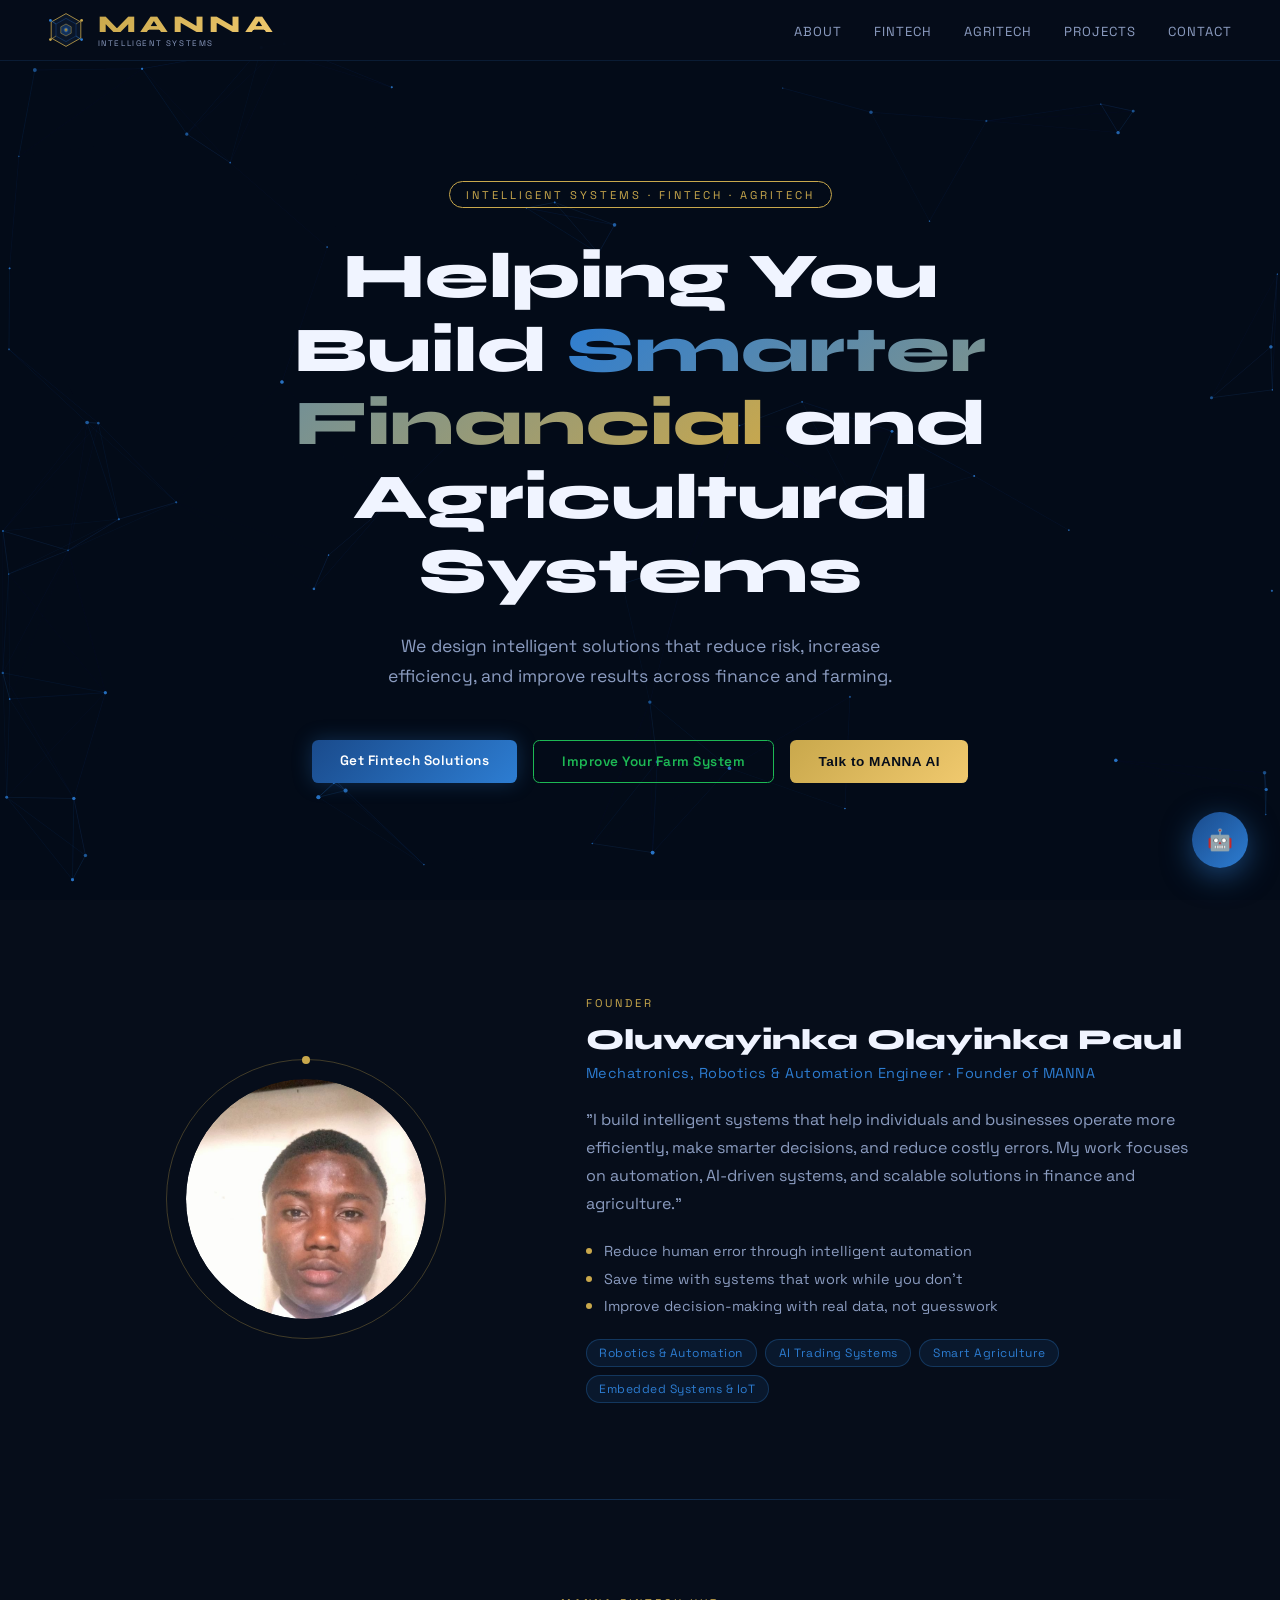
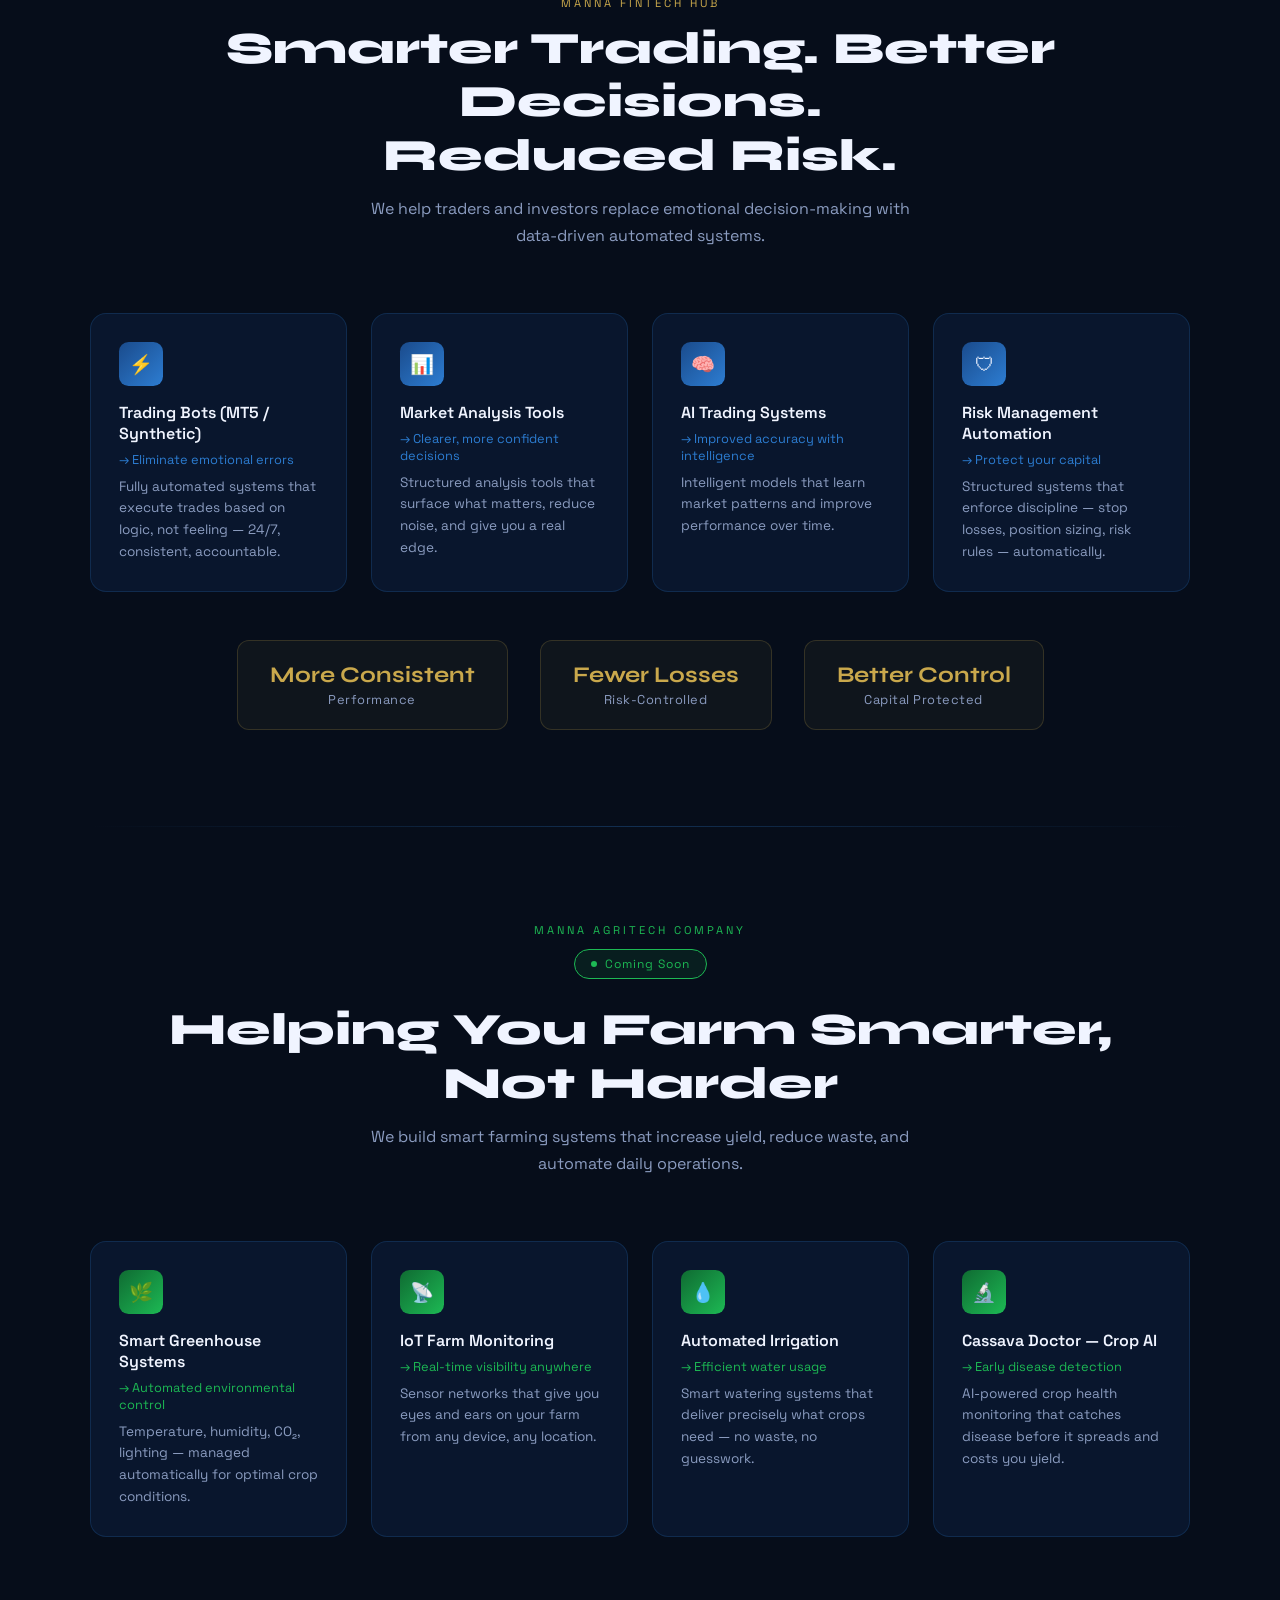
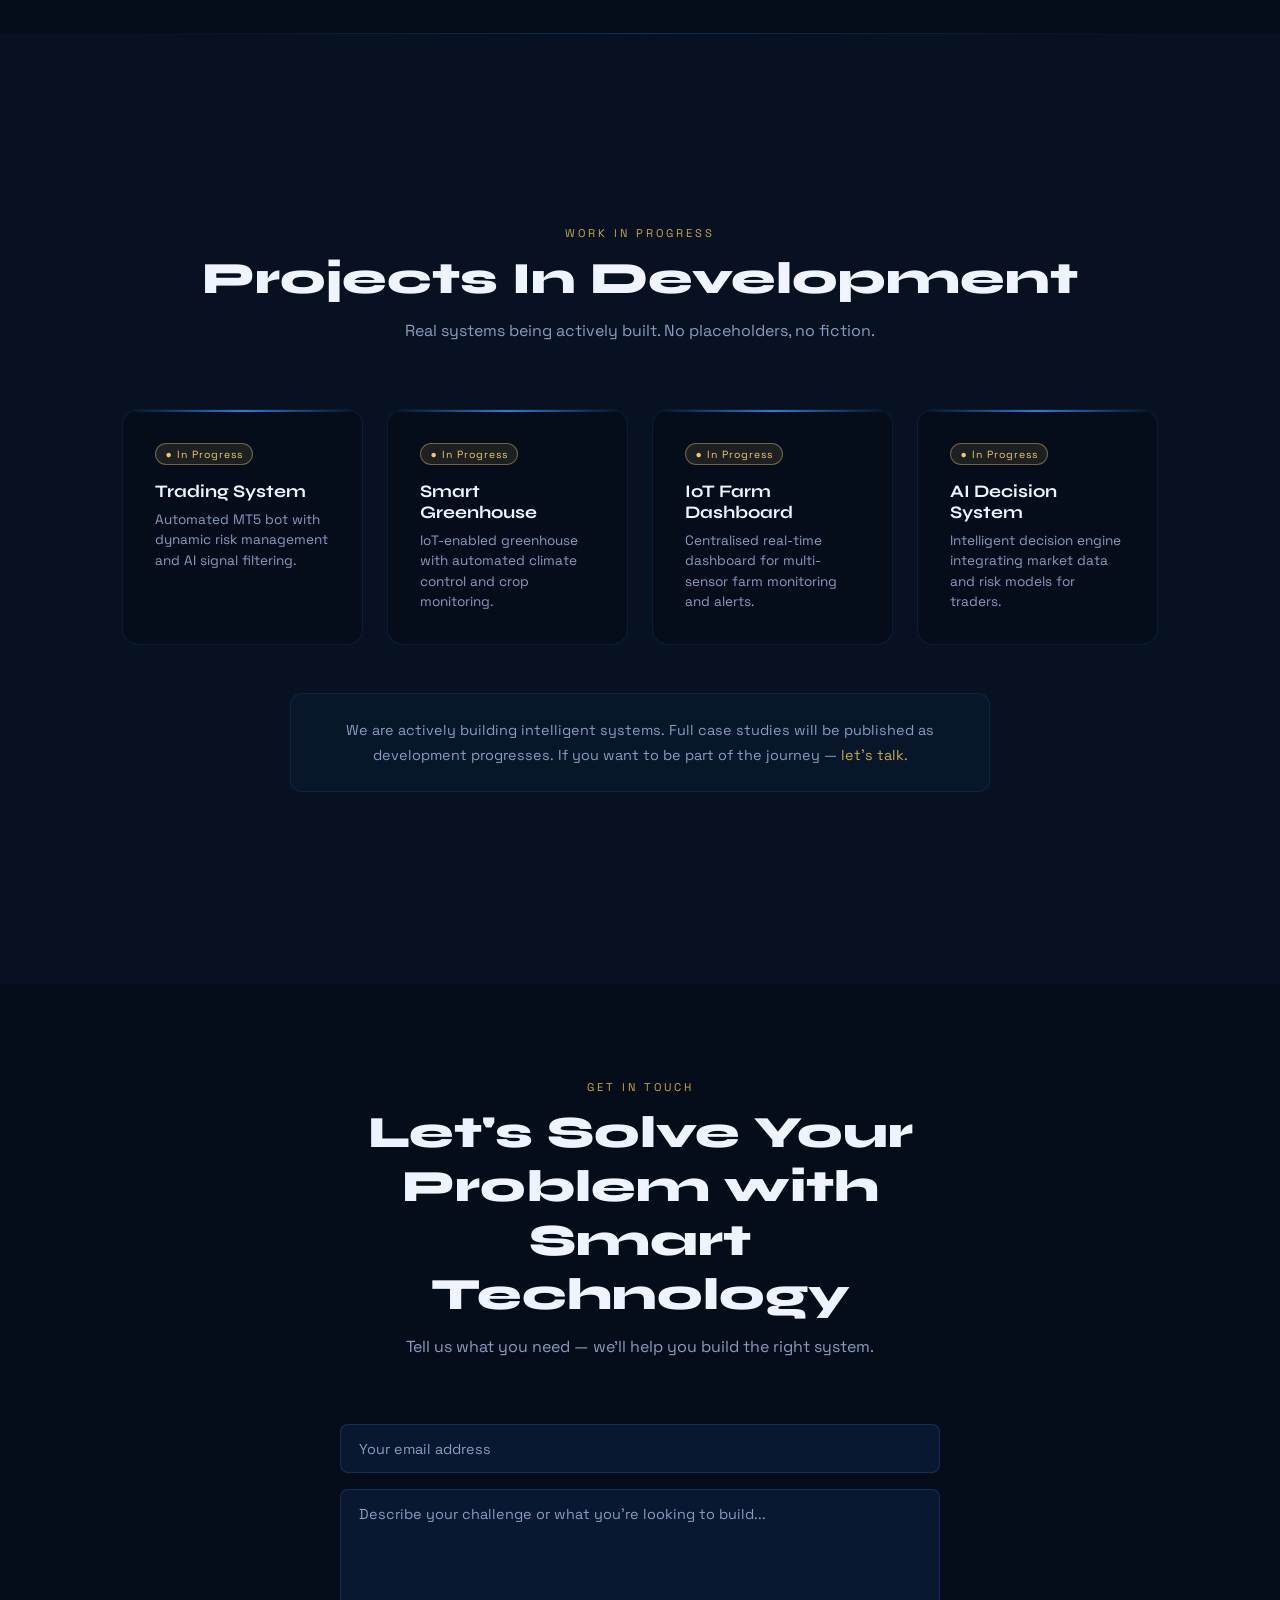
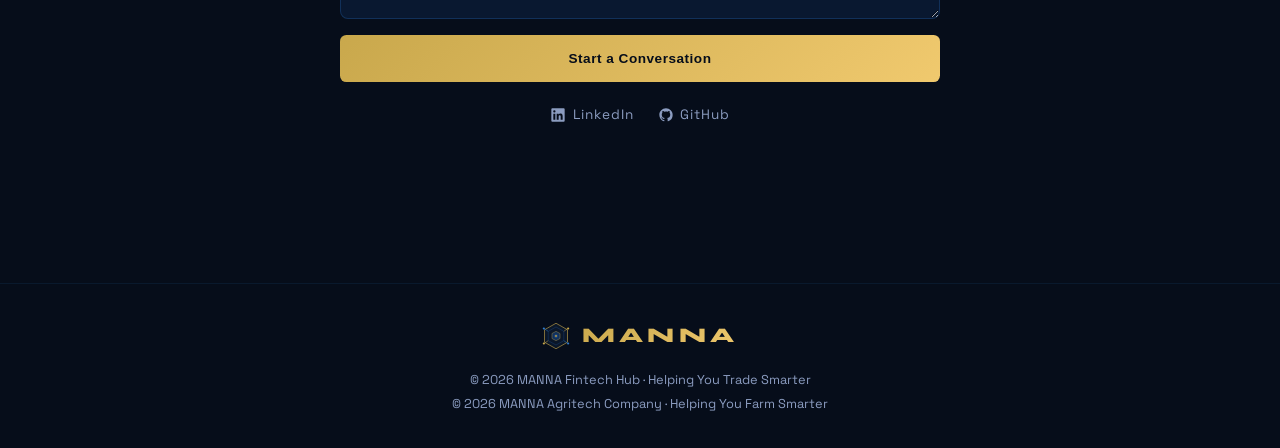
<file: My Portfolio.html>
<!DOCTYPE html>
<html lang="en">
<head>
<meta charset="UTF-8">
<meta name="viewport" content="width=device-width, initial-scale=1.0">
<title>MANNA — Intelligent Systems</title>
<link href="https://fonts.googleapis.com/css2?family=Space+Grotesk:wght@300;400;500;600;700&family=Syne:wght@400;700;800&display=swap" rel="stylesheet">
<style>
*{margin:0;padding:0;box-sizing:border-box;}
:root{
  --gold:#C9A84C;
  --gold-light:#F0C96E;
  --blue-deep:#0A1628;
  --blue-mid:#0D2040;
  --blue-accent:#1A4B8C;
  --blue-bright:#2D7DD2;
  --green-ag:#1DB954;
  --green-ag-dim:#0F6B32;
  --text-primary:#F0F4FF;
  --text-muted:#8B9CC0;
  --border-glow:rgba(45,125,210,0.3);
}
html{scroll-behavior:smooth;}
body{
  background:#060D1A;
  color:var(--text-primary);
  font-family:'Space Grotesk',sans-serif;
  overflow-x:hidden;
}
#bg-canvas{
  position:fixed;top:0;left:0;width:100%;height:100%;
  z-index:0;pointer-events:none;
}
nav{
  position:fixed;top:0;left:0;right:0;z-index:100;
  display:flex;justify-content:space-between;align-items:center;
  padding:.75rem 3rem;
  background:rgba(6,13,26,0.9);
  backdrop-filter:blur(20px);
  border-bottom:1px solid rgba(45,125,210,0.15);
}
.nav-logo{
  display:flex;align-items:center;gap:.85rem;
  text-decoration:none;
}
.nav-logo-icon{flex-shrink:0;}
.nav-logo-text{display:flex;flex-direction:column;line-height:1;}
.nav-wordmark{
  font-family:'Syne',sans-serif;font-size:1.5rem;font-weight:800;
  letter-spacing:.2em;
  background:linear-gradient(135deg,var(--gold),var(--gold-light));
  -webkit-background-clip:text;-webkit-text-fill-color:transparent;
}
.nav-tagline{
  font-size:.5rem;letter-spacing:.2em;color:var(--text-muted);
  text-transform:uppercase;margin-top:.15rem;
}
.nav-links{display:flex;gap:2rem;list-style:none;}
.nav-links a{
  color:var(--text-muted);text-decoration:none;font-size:.82rem;
  letter-spacing:1px;text-transform:uppercase;transition:color .3s;
}
.nav-links a:hover{color:var(--gold);}
section{position:relative;z-index:1;}
#hero{
  min-height:100vh;
  display:flex;flex-direction:column;justify-content:center;align-items:center;
  text-align:center;padding:8rem 2rem 4rem;
}
.hero-badge{
  display:inline-block;border:1px solid var(--gold);color:var(--gold);
  font-size:.7rem;letter-spacing:3px;text-transform:uppercase;
  padding:.35rem 1rem;border-radius:2rem;margin-bottom:2rem;
  animation:pulse-badge 3s infinite;
}
@keyframes pulse-badge{0%,100%{box-shadow:0 0 0 0 rgba(201,168,76,.4);}50%{box-shadow:0 0 0 8px rgba(201,168,76,0);}}
.hero-title{
  font-family:'Syne',sans-serif;
  font-size:clamp(2.2rem,5vw,4rem);font-weight:800;line-height:1.15;
  max-width:820px;margin-bottom:1.5rem;
}
.hero-title span{
  background:linear-gradient(135deg,var(--blue-bright),var(--gold));
  -webkit-background-clip:text;-webkit-text-fill-color:transparent;
}
.hero-sub{font-size:1.1rem;color:var(--text-muted);max-width:560px;line-height:1.7;margin-bottom:3rem;}
.hero-btns{display:flex;flex-wrap:wrap;gap:1rem;justify-content:center;}
.btn{
  padding:.75rem 1.75rem;border-radius:.4rem;
  font-size:.85rem;font-weight:600;letter-spacing:.5px;
  cursor:pointer;border:none;transition:all .3s;text-decoration:none;display:inline-block;
}
.btn-primary{
  background:linear-gradient(135deg,var(--blue-accent),var(--blue-bright));
  color:#fff;box-shadow:0 0 20px rgba(45,125,210,.3);
}
.btn-primary:hover{transform:translateY(-2px);box-shadow:0 8px 30px rgba(45,125,210,.5);}
.btn-secondary{background:transparent;border:1px solid var(--green-ag);color:var(--green-ag);}
.btn-secondary:hover{background:rgba(29,185,84,.1);transform:translateY(-2px);}
.btn-gold{background:linear-gradient(135deg,var(--gold),var(--gold-light));color:#060D1A;font-weight:700;}
.btn-gold:hover{transform:translateY(-2px);box-shadow:0 8px 25px rgba(201,168,76,.4);}
.section-header{text-align:center;margin-bottom:4rem;}
.section-tag{font-size:.7rem;letter-spacing:3px;text-transform:uppercase;color:var(--gold);margin-bottom:.75rem;display:block;}
.section-title{font-family:'Syne',sans-serif;font-size:clamp(1.8rem,3.5vw,2.8rem);font-weight:800;line-height:1.2;}
.section-sub{color:var(--text-muted);font-size:1rem;max-width:540px;margin:.75rem auto 0;line-height:1.7;}
#about{padding:6rem 2rem;}
.about-grid{max-width:1100px;margin:0 auto;display:grid;grid-template-columns:1fr 1.4fr;gap:4rem;align-items:center;}
.about-avatar{position:relative;width:280px;height:280px;margin:0 auto;}
.avatar-ring{
  position:absolute;inset:0;border-radius:50%;
  border:1px solid rgba(201,168,76,.3);
  animation:spin-ring 20s linear infinite;
}
.avatar-ring::after{
  content:'';position:absolute;top:-4px;left:50%;transform:translateX(-50%);
  width:8px;height:8px;border-radius:50%;background:var(--gold);
}
@keyframes spin-ring{from{transform:rotate(0deg);}to{transform:rotate(360deg);}}
.avatar-inner{
  position:absolute;inset:20px;border-radius:50%;
  background:linear-gradient(135deg,var(--blue-mid),var(--blue-accent));
  border:1px solid rgba(45,125,210,.4);
  display:flex;align-items:center;justify-content:center;
  font-family:'Syne',sans-serif;font-size:2.5rem;font-weight:800;color:var(--gold);
}
.about-content h2{font-family:'Syne',sans-serif;font-size:1.8rem;font-weight:800;margin-bottom:.25rem;}
.about-content .title-role{color:var(--blue-bright);font-size:.9rem;margin-bottom:1.25rem;letter-spacing:.5px;}
.about-content p{color:var(--text-muted);line-height:1.75;margin-bottom:1.5rem;}
.trust-points{display:flex;flex-direction:column;gap:.6rem;margin-bottom:1.5rem;}
.trust-point{display:flex;align-items:center;gap:.75rem;font-size:.9rem;color:var(--text-muted);}
.trust-point::before{content:'';flex-shrink:0;width:6px;height:6px;border-radius:50%;background:var(--gold);}
.skills-grid{display:flex;flex-wrap:wrap;gap:.5rem;}
.skill-tag{
  padding:.3rem .8rem;border-radius:2rem;font-size:.75rem;letter-spacing:.5px;
  background:rgba(45,125,210,.1);border:1px solid rgba(45,125,210,.3);color:var(--blue-bright);
}
#fintech,#agritech{padding:6rem 2rem;}
.services-container{max-width:1100px;margin:0 auto;}
.services-grid{display:grid;grid-template-columns:repeat(auto-fit,minmax(240px,1fr));gap:1.5rem;margin-top:3rem;}
.service-card{
  background:rgba(13,32,64,.5);border:1px solid rgba(45,125,210,.2);
  border-radius:1rem;padding:1.75rem;transition:all .3s;cursor:default;position:relative;overflow:hidden;
}
.service-card::before{
  content:'';position:absolute;inset:0;
  background:linear-gradient(135deg,rgba(45,125,210,.05),transparent);
  opacity:0;transition:opacity .3s;
}
.service-card:hover{transform:translateY(-4px);border-color:rgba(45,125,210,.5);box-shadow:0 20px 40px rgba(0,0,0,.4);}
.service-card:hover::before{opacity:1;}
.service-icon{
  width:44px;height:44px;border-radius:.6rem;
  background:linear-gradient(135deg,var(--blue-accent),var(--blue-bright));
  display:flex;align-items:center;justify-content:center;font-size:1.2rem;margin-bottom:1rem;
}
.service-card.ag .service-icon{background:linear-gradient(135deg,var(--green-ag-dim),var(--green-ag));}
.service-card h3{font-size:1rem;font-weight:600;margin-bottom:.4rem;}
.service-card .arrow{color:var(--blue-bright);font-size:.8rem;margin:.4rem 0 .5rem;display:block;}
.service-card.ag .arrow{color:var(--green-ag);}
.service-card p{color:var(--text-muted);font-size:.85rem;line-height:1.6;}
.coming-soon-badge{
  display:inline-flex;align-items:center;gap:.5rem;
  background:rgba(29,185,84,.1);border:1px solid var(--green-ag);
  color:var(--green-ag);padding:.4rem 1rem;border-radius:2rem;
  font-size:.75rem;letter-spacing:1px;margin-bottom:1.5rem;
  animation:pulse-green 2.5s infinite;
}
@keyframes pulse-green{0%,100%{box-shadow:0 0 0 0 rgba(29,185,84,.3);}50%{box-shadow:0 0 0 8px rgba(29,185,84,0);}}
.outcome-strip{max-width:1100px;margin:3rem auto 0;display:flex;justify-content:center;gap:2rem;flex-wrap:wrap;}
.outcome-item{
  text-align:center;padding:1.25rem 2rem;
  background:rgba(201,168,76,.05);border:1px solid rgba(201,168,76,.2);border-radius:.75rem;min-width:180px;
}
.outcome-item strong{display:block;font-family:'Syne',sans-serif;font-size:1.4rem;color:var(--gold);}
.outcome-item span{font-size:.8rem;color:var(--text-muted);letter-spacing:.5px;}
#projects{padding:6rem 2rem;background:rgba(10,22,40,.5);}
.projects-grid{max-width:1100px;margin:0 auto;display:grid;grid-template-columns:repeat(auto-fit,minmax(240px,1fr));gap:1.5rem;}
.project-card{
  background:rgba(6,13,26,.8);border:1px solid rgba(45,125,210,.15);
  border-radius:1rem;padding:2rem;position:relative;overflow:hidden;transition:all .3s;
}
.project-card:hover{border-color:rgba(201,168,76,.3);transform:translateY(-3px);}
.project-card::after{
  content:'';position:absolute;top:0;left:0;right:0;height:2px;
  background:linear-gradient(90deg,transparent,var(--blue-bright),transparent);
  animation:scan-line 3s ease-in-out infinite;
}
@keyframes scan-line{0%{transform:translateX(-100%);}100%{transform:translateX(100%);}}
.status-badge{
  display:inline-block;padding:.2rem .6rem;
  background:rgba(240,201,110,.1);border:1px solid rgba(240,201,110,.4);
  color:var(--gold-light);font-size:.65rem;letter-spacing:1px;border-radius:2rem;margin-bottom:1rem;
  animation:blink-status 2s infinite;
}
@keyframes blink-status{0%,100%{opacity:1;}50%{opacity:.5;}}
.project-card h3{font-family:'Syne',sans-serif;font-size:1.1rem;font-weight:700;margin-bottom:.5rem;}
.project-card p{color:var(--text-muted);font-size:.85rem;line-height:1.5;}
.projects-note{
  max-width:700px;margin:3rem auto 0;text-align:center;
  padding:1.5rem;background:rgba(45,125,210,.05);border:1px solid rgba(45,125,210,.15);
  border-radius:.75rem;color:var(--text-muted);font-size:.9rem;line-height:1.7;
}
#contact{padding:6rem 2rem;}
.contact-inner{max-width:600px;margin:0 auto;text-align:center;}
.contact-form{margin-top:2.5rem;display:flex;flex-direction:column;gap:1rem;}
.contact-form input,.contact-form textarea{
  background:rgba(13,32,64,.6);border:1px solid rgba(45,125,210,.25);
  border-radius:.5rem;padding:.9rem 1.1rem;color:var(--text-primary);
  font-family:'Space Grotesk',sans-serif;font-size:.9rem;outline:none;transition:border .3s;
}
.contact-form input:focus,.contact-form textarea:focus{border-color:var(--gold);}
.contact-form input::placeholder,.contact-form textarea::placeholder{color:var(--text-muted);}
.contact-form textarea{resize:vertical;min-height:130px;}
.contact-links{display:flex;justify-content:center;gap:1.5rem;margin-top:1.5rem;}
.contact-links a{
  color:var(--text-muted);text-decoration:none;font-size:.85rem;
  letter-spacing:1px;display:flex;align-items:center;gap:.4rem;transition:color .3s;
}
.contact-links a:hover{color:var(--gold);}
footer{
  padding:2rem;text-align:center;border-top:1px solid rgba(45,125,210,.1);
  color:var(--text-muted);font-size:.8rem;line-height:1.9;
}
.footer-logo-wrap{display:flex;align-items:center;justify-content:center;gap:.75rem;margin-bottom:.75rem;}
.footer-wordmark{
  font-family:'Syne',sans-serif;font-size:1.3rem;font-weight:800;letter-spacing:.2em;
  background:linear-gradient(135deg,var(--gold),var(--gold-light));
  -webkit-background-clip:text;-webkit-text-fill-color:transparent;
}
.divider{max-width:1100px;margin:0 auto;height:1px;background:linear-gradient(90deg,transparent,rgba(45,125,210,.3),transparent);}
#chat-toggle{
  position:fixed;bottom:2rem;right:2rem;z-index:200;
  width:56px;height:56px;border-radius:50%;
  background:linear-gradient(135deg,var(--blue-accent),var(--blue-bright));
  border:none;cursor:pointer;display:flex;align-items:center;justify-content:center;
  box-shadow:0 8px 30px rgba(45,125,210,.5);transition:all .3s;font-size:1.3rem;
}
#chat-toggle:hover{transform:scale(1.1);box-shadow:0 12px 40px rgba(45,125,210,.7);}
#chat-panel{
  position:fixed;bottom:5.5rem;right:2rem;z-index:200;width:340px;
  background:rgba(10,22,40,.97);border:1px solid rgba(45,125,210,.3);border-radius:1rem;
  box-shadow:0 30px 80px rgba(0,0,0,.7);display:none;flex-direction:column;overflow:hidden;max-height:500px;
}
#chat-panel.open{display:flex;animation:slide-up .3s ease;}
@keyframes slide-up{from{opacity:0;transform:translateY(20px);}to{opacity:1;transform:translateY(0);}}
.chat-header{
  padding:1rem 1.25rem;background:linear-gradient(135deg,var(--blue-mid),rgba(26,75,140,.8));
  border-bottom:1px solid rgba(45,125,210,.2);display:flex;align-items:center;gap:.75rem;
}
.chat-dot{width:8px;height:8px;border-radius:50%;background:#22c55e;animation:blink-status 1.5s infinite;}
.chat-header strong{font-size:.9rem;flex:1;}
.chat-close{background:none;border:none;color:var(--text-muted);cursor:pointer;font-size:1rem;padding:.2rem;}
#chat-messages{flex:1;overflow-y:auto;padding:1rem;display:flex;flex-direction:column;gap:.75rem;}
.msg{max-width:85%;padding:.7rem .9rem;border-radius:.75rem;font-size:.83rem;line-height:1.5;}
.msg.bot{background:rgba(45,125,210,.12);border:1px solid rgba(45,125,210,.2);align-self:flex-start;color:var(--text-primary);}
.msg.user{background:linear-gradient(135deg,var(--blue-accent),var(--blue-bright));align-self:flex-end;color:#fff;}
.chat-input-row{display:flex;gap:.5rem;padding:.75rem;border-top:1px solid rgba(45,125,210,.15);}
#chat-input{
  flex:1;background:rgba(13,32,64,.6);border:1px solid rgba(45,125,210,.2);
  border-radius:.4rem;padding:.5rem .75rem;color:var(--text-primary);
  font-family:'Space Grotesk',sans-serif;font-size:.8rem;outline:none;
}
#chat-send{
  background:linear-gradient(135deg,var(--blue-accent),var(--blue-bright));
  border:none;border-radius:.4rem;color:#fff;padding:.5rem .9rem;cursor:pointer;font-size:.8rem;font-weight:600;
}
.fade-in{opacity:0;transform:translateY(20px);transition:opacity .7s ease,transform .7s ease;}
.fade-in.visible{opacity:1;transform:translateY(0);}
@media(max-width:768px){
  nav{padding:.75rem 1.25rem;}
  .nav-links{display:none;}
  .about-grid{grid-template-columns:1fr;}
  .about-avatar{margin-bottom:2rem;}
  #chat-panel{width:calc(100vw - 2rem);right:1rem;}
}
</style>
</head>
<body>

<canvas id="bg-canvas"></canvas>

<nav>
  <a href="#" class="nav-logo">
    <svg class="nav-logo-icon" width="36" height="36" viewBox="0 0 90 90" xmlns="http://www.w3.org/2000/svg">
      <polygon points="45,4 82,25 82,65 45,86 8,65 8,25" fill="#0A1628" stroke="#C9A84C" stroke-width="2"/>
      <polygon points="45,16 70,30 70,60 45,74 20,60 20,30" fill="none" stroke="#1A4B8C" stroke-width="1.2"/>
      <line x1="20" y1="30" x2="8" y2="22" stroke="#2D7DD2" stroke-width="1.5" opacity=".8"/>
      <circle cx="6" cy="21" r="3.5" fill="#2D7DD2"/>
      <line x1="70" y1="30" x2="82" y2="22" stroke="#C9A84C" stroke-width="1.5" opacity=".9"/>
      <circle cx="84" cy="21" r="3.5" fill="#C9A84C"/>
      <line x1="20" y1="60" x2="8" y2="68" stroke="#C9A84C" stroke-width="1.5" opacity=".9"/>
      <circle cx="6" cy="69" r="3.5" fill="#C9A84C"/>
      <line x1="70" y1="60" x2="82" y2="68" stroke="#2D7DD2" stroke-width="1.5" opacity=".8"/>
      <circle cx="84" cy="69" r="3.5" fill="#2D7DD2"/>
      <polygon points="45,30 58,37 58,53 45,60 32,53 32,37" fill="#1A4B8C" opacity=".5"/>
      <polygon points="45,30 58,37 58,53 45,60 32,53 32,37" fill="none" stroke="#C9A84C" stroke-width="1.2"/>
      <circle cx="45" cy="45" r="6" fill="#1A4B8C"/>
      <circle cx="45" cy="45" r="3.5" fill="#C9A84C"/>
      <circle cx="45" cy="45" r="1.5" fill="#060D1A"/>
    </svg>
    <div class="nav-logo-text">
      <span class="nav-wordmark">MANNA</span>
      <span class="nav-tagline">Intelligent Systems</span>
    </div>
  </a>
  <ul class="nav-links">
    <li><a href="#about">About</a></li>
    <li><a href="#fintech">Fintech</a></li>
    <li><a href="#agritech">Agritech</a></li>
    <li><a href="#projects">Projects</a></li>
    <li><a href="#contact">Contact</a></li>
  </ul>
</nav>

<section id="hero">
  <div class="hero-badge">Intelligent Systems · Fintech · Agritech</div>
  <h1 class="hero-title">Helping You Build <span>Smarter Financial</span> and Agricultural Systems</h1>
  <p class="hero-sub">We design intelligent solutions that reduce risk, increase efficiency, and improve results across finance and farming.</p>
  <div class="hero-btns">
    <a href="#fintech" class="btn btn-primary">Get Fintech Solutions</a>
    <a href="#agritech" class="btn btn-secondary">Improve Your Farm System</a>
    <button class="btn btn-gold" onclick="openChat()">Talk to MANNA AI</button>
  </div>
</section>

<section id="about" class="fade-in">
  <div class="about-grid">
    <div>
      <div class="about-avatar">
        <div class="avatar-ring"></div>
        <div class="avatar-inner" style="padding:0;overflow:hidden;background:none;border:none;">
          <img src="[data-uri]" alt="Oluwayinka Olayinka Paul" style="width:100%;height:100%;object-fit:cover;object-position:center top;border-radius:50%;">
        </div>
      </div>
    </div>
    <div class="about-content">
      <div class="section-tag">Founder</div>
      <h2>Oluwayinka Olayinka Paul</h2>
      <p class="title-role">Mechatronics, Robotics & Automation Engineer · Founder of MANNA</p>
      <p>"I build intelligent systems that help individuals and businesses operate more efficiently, make smarter decisions, and reduce costly errors. My work focuses on automation, AI-driven systems, and scalable solutions in finance and agriculture."</p>
      <div class="trust-points">
        <div class="trust-point">Reduce human error through intelligent automation</div>
        <div class="trust-point">Save time with systems that work while you don't</div>
        <div class="trust-point">Improve decision-making with real data, not guesswork</div>
      </div>
      <div class="skills-grid">
        <span class="skill-tag">Robotics & Automation</span>
        <span class="skill-tag">AI Trading Systems</span>
        <span class="skill-tag">Smart Agriculture</span>
        <span class="skill-tag">Embedded Systems & IoT</span>
      </div>
    </div>
  </div>
</section>

<div class="divider"></div>

<section id="fintech" style="padding:6rem 2rem;">
  <div class="services-container">
    <div class="section-header fade-in">
      <span class="section-tag">MANNA Fintech Hub</span>
      <h2 class="section-title">Smarter Trading. Better Decisions.<br>Reduced Risk.</h2>
      <p class="section-sub">We help traders and investors replace emotional decision-making with data-driven automated systems.</p>
    </div>
    <div class="services-grid fade-in">
      <div class="service-card">
        <div class="service-icon">⚡</div>
        <h3>Trading Bots (MT5 / Synthetic)</h3>
        <span class="arrow">→ Eliminate emotional errors</span>
        <p>Fully automated systems that execute trades based on logic, not feeling — 24/7, consistent, accountable.</p>
      </div>
      <div class="service-card">
        <div class="service-icon">📊</div>
        <h3>Market Analysis Tools</h3>
        <span class="arrow">→ Clearer, more confident decisions</span>
        <p>Structured analysis tools that surface what matters, reduce noise, and give you a real edge.</p>
      </div>
      <div class="service-card">
        <div class="service-icon">🧠</div>
        <h3>AI Trading Systems</h3>
        <span class="arrow">→ Improved accuracy with intelligence</span>
        <p>Intelligent models that learn market patterns and improve performance over time.</p>
      </div>
      <div class="service-card">
        <div class="service-icon">🛡</div>
        <h3>Risk Management Automation</h3>
        <span class="arrow">→ Protect your capital</span>
        <p>Structured systems that enforce discipline — stop losses, position sizing, risk rules — automatically.</p>
      </div>
    </div>
    <div class="outcome-strip fade-in">
      <div class="outcome-item"><strong>More Consistent</strong><span>Performance</span></div>
      <div class="outcome-item"><strong>Fewer Losses</strong><span>Risk-Controlled</span></div>
      <div class="outcome-item"><strong>Better Control</strong><span>Capital Protected</span></div>
    </div>
  </div>
</section>

<div class="divider"></div>

<section id="agritech" style="padding:6rem 2rem;">
  <div class="services-container">
    <div class="section-header fade-in">
      <span class="section-tag" style="color:var(--green-ag)">MANNA Agritech Company</span>
      <div class="coming-soon-badge" style="margin:0 auto 1.5rem;">
        <span style="width:6px;height:6px;border-radius:50%;background:var(--green-ag);display:inline-block;"></span>
        Coming Soon
      </div>
      <h2 class="section-title">Helping You Farm Smarter,<br>Not Harder</h2>
      <p class="section-sub">We build smart farming systems that increase yield, reduce waste, and automate daily operations.</p>
    </div>
    <div class="services-grid fade-in">
      <div class="service-card ag">
        <div class="service-icon">🌿</div>
        <h3>Smart Greenhouse Systems</h3>
        <span class="arrow">→ Automated environmental control</span>
        <p>Temperature, humidity, CO₂, lighting — managed automatically for optimal crop conditions.</p>
      </div>
      <div class="service-card ag">
        <div class="service-icon">📡</div>
        <h3>IoT Farm Monitoring</h3>
        <span class="arrow">→ Real-time visibility anywhere</span>
        <p>Sensor networks that give you eyes and ears on your farm from any device, any location.</p>
      </div>
      <div class="service-card ag">
        <div class="service-icon">💧</div>
        <h3>Automated Irrigation</h3>
        <span class="arrow">→ Efficient water usage</span>
        <p>Smart watering systems that deliver precisely what crops need — no waste, no guesswork.</p>
      </div>
      <div class="service-card ag">
        <div class="service-icon">🔬</div>
        <h3>Cassava Doctor — Crop AI</h3>
        <span class="arrow">→ Early disease detection</span>
        <p>AI-powered crop health monitoring that catches disease before it spreads and costs you yield.</p>
      </div>
    </div>
  </div>
</section>

<div class="divider"></div>

<section id="projects">
  <div class="section-header fade-in" style="padding-top:6rem;padding-left:2rem;padding-right:2rem;">
    <span class="section-tag">Work in Progress</span>
    <h2 class="section-title">Projects In Development</h2>
    <p class="section-sub">Real systems being actively built. No placeholders, no fiction.</p>
  </div>
  <div class="projects-grid" style="padding:0 2rem;">
    <div class="project-card fade-in">
      <span class="status-badge">● In Progress</span>
      <h3>Trading System</h3>
      <p>Automated MT5 bot with dynamic risk management and AI signal filtering.</p>
    </div>
    <div class="project-card fade-in">
      <span class="status-badge">● In Progress</span>
      <h3>Smart Greenhouse</h3>
      <p>IoT-enabled greenhouse with automated climate control and crop monitoring.</p>
    </div>
    <div class="project-card fade-in">
      <span class="status-badge">● In Progress</span>
      <h3>IoT Farm Dashboard</h3>
      <p>Centralised real-time dashboard for multi-sensor farm monitoring and alerts.</p>
    </div>
    <div class="project-card fade-in">
      <span class="status-badge">● In Progress</span>
      <h3>AI Decision System</h3>
      <p>Intelligent decision engine integrating market data and risk models for traders.</p>
    </div>
  </div>
  <div class="projects-note fade-in">
    We are actively building intelligent systems. Full case studies will be published as development progresses. If you want to be part of the journey — <a href="#contact" style="color:var(--gold);text-decoration:none;">let's talk.</a>
  </div>
  <div style="height:6rem;"></div>
</section>

<section id="contact">
  <div class="contact-inner fade-in">
    <div class="section-header">
      <span class="section-tag">Get in Touch</span>
      <h2 class="section-title">Let's Solve Your Problem with Smart Technology</h2>
      <p class="section-sub">Tell us what you need — we'll help you build the right system.</p>
    </div>
    <div class="contact-form">
      <input type="email" placeholder="Your email address">
      <textarea placeholder="Describe your challenge or what you're looking to build..."></textarea>
      <button class="btn btn-gold" style="width:100%;padding:1rem;">Start a Conversation</button>
    </div>
    <div class="contact-links">
      <a href="#">
        <svg width="16" height="16" viewBox="0 0 24 24" fill="currentColor"><path d="M20.5 2h-17A1.5 1.5 0 002 3.5v17A1.5 1.5 0 003.5 22h17a1.5 1.5 0 001.5-1.5v-17A1.5 1.5 0 0020.5 2zM8 19H5v-9h3zM6.5 8.25A1.75 1.75 0 118.3 6.5a1.78 1.78 0 01-1.8 1.75zM19 19h-3v-4.74c0-1.42-.6-1.93-1.38-1.93A1.74 1.74 0 0013 14.19a.66.66 0 000 .14V19h-3v-9h2.9v1.3a3.11 3.11 0 012.7-1.4c1.55 0 3.36.86 3.36 3.66z"/></svg>
        LinkedIn
      </a>
      <a href="#">
        <svg width="16" height="16" viewBox="0 0 24 24" fill="currentColor"><path d="M12 2C6.477 2 2 6.484 2 12.017c0 4.425 2.865 8.18 6.839 9.504.5.092.682-.217.682-.483 0-.237-.008-.868-.013-1.703-2.782.605-3.369-1.343-3.369-1.343-.454-1.158-1.11-1.466-1.11-1.466-.908-.62.069-.608.069-.608 1.003.07 1.531 1.032 1.531 1.032.892 1.53 2.341 1.088 2.91.832.092-.647.35-1.088.636-1.338-2.22-.253-4.555-1.113-4.555-4.951 0-1.093.39-1.988 1.029-2.688-.103-.253-.446-1.272.098-2.65 0 0 .84-.27 2.75 1.026A9.564 9.564 0 0112 6.844c.85.004 1.705.115 2.504.337 1.909-1.296 2.747-1.027 2.747-1.027.546 1.379.202 2.398.1 2.651.64.7 1.028 1.595 1.028 2.688 0 3.848-2.339 4.695-4.566 4.943.359.309.678.92.678 1.855 0 1.338-.012 2.419-.012 2.747 0 .268.18.58.688.482A10.019 10.019 0 0022 12.017C22 6.484 17.522 2 12 2z"/></svg>
        GitHub
      </a>
    </div>
  </div>
  <div style="height:4rem;"></div>
</section>

<footer>
  <div class="footer-logo-wrap">
    <svg width="28" height="28" viewBox="0 0 90 90" xmlns="http://www.w3.org/2000/svg">
      <polygon points="45,4 82,25 82,65 45,86 8,65 8,25" fill="#0A1628" stroke="#C9A84C" stroke-width="2"/>
      <polygon points="45,16 70,30 70,60 45,74 20,60 20,30" fill="none" stroke="#1A4B8C" stroke-width="1.2"/>
      <line x1="20" y1="30" x2="8" y2="22" stroke="#2D7DD2" stroke-width="1.5"/>
      <circle cx="6" cy="21" r="3.5" fill="#2D7DD2"/>
      <line x1="70" y1="30" x2="82" y2="22" stroke="#C9A84C" stroke-width="1.5"/>
      <circle cx="84" cy="21" r="3.5" fill="#C9A84C"/>
      <line x1="20" y1="60" x2="8" y2="68" stroke="#C9A84C" stroke-width="1.5"/>
      <circle cx="6" cy="69" r="3.5" fill="#C9A84C"/>
      <line x1="70" y1="60" x2="82" y2="68" stroke="#2D7DD2" stroke-width="1.5"/>
      <circle cx="84" cy="69" r="3.5" fill="#2D7DD2"/>
      <polygon points="45,30 58,37 58,53 45,60 32,53 32,37" fill="#1A4B8C" opacity=".5"/>
      <polygon points="45,30 58,37 58,53 45,60 32,53 32,37" fill="none" stroke="#C9A84C" stroke-width="1.2"/>
      <circle cx="45" cy="45" r="6" fill="#1A4B8C"/>
      <circle cx="45" cy="45" r="3.5" fill="#C9A84C"/>
      <circle cx="45" cy="45" r="1.5" fill="#060D1A"/>
    </svg>
    <span class="footer-wordmark">MANNA</span>
  </div>
  © 2026 MANNA Fintech Hub · Helping You Trade Smarter<br>
  © 2026 MANNA Agritech Company · Helping You Farm Smarter
</footer>

<button id="chat-toggle" onclick="toggleChat()" title="Chat with MANNA AI">🤖</button>
<div id="chat-panel">
  <div class="chat-header">
    <div class="chat-dot"></div>
    <strong>MANNA AI Assistant</strong>
    <button class="chat-close" onclick="toggleChat()">✕</button>
  </div>
  <div id="chat-messages">
    <div class="msg bot">Hi! I'm MANNA AI. I can tell you about our fintech and agritech solutions, the founder, or help you figure out which system is right for you. What do you need?</div>
  </div>
  <div class="chat-input-row">
    <input id="chat-input" type="text" placeholder="Ask me anything..." onkeydown="if(event.key==='Enter')sendChat()">
    <button id="chat-send" onclick="sendChat()">Send</button>
  </div>
</div>

<script>
const canvas=document.getElementById('bg-canvas');
const ctx=canvas.getContext('2d');
let W,H,nodes=[],mouse={x:0,y:0};
function resize(){W=canvas.width=innerWidth;H=canvas.height=innerHeight;}
resize();window.addEventListener('resize',resize);
for(let i=0;i<70;i++){
  nodes.push({
    x:Math.random()*1600,y:Math.random()*900,
    vx:(Math.random()-.5)*.3,vy:(Math.random()-.5)*.3,
    r:Math.random()*1.5+.5,
    pulse:Math.random()*Math.PI*2,
    pulseSpeed:Math.random()*.02+.005
  });
}
document.addEventListener('mousemove',e=>{mouse.x=e.clientX;mouse.y=e.clientY;});
function drawBg(){
  ctx.fillStyle='rgba(6,13,26,0.15)';
  ctx.fillRect(0,0,W,H);
  nodes.forEach(n=>{
    n.x+=n.vx+(mouse.x-W/2)*.00005;
    n.y+=n.vy+(mouse.y-H/2)*.00005;
    if(n.x<0)n.x=W;if(n.x>W)n.x=0;
    if(n.y<0)n.y=H;if(n.y>H)n.y=0;
    n.pulse+=n.pulseSpeed;
    const a=(Math.sin(n.pulse)+1)/2;
    ctx.beginPath();ctx.arc(n.x,n.y,n.r,0,Math.PI*2);
    ctx.fillStyle=`rgba(45,125,210,${.3+a*.4})`;ctx.fill();
  });
  for(let i=0;i<nodes.length;i++){
    for(let j=i+1;j<nodes.length;j++){
      const dx=nodes[i].x-nodes[j].x,dy=nodes[i].y-nodes[j].y;
      const d=Math.sqrt(dx*dx+dy*dy);
      if(d<180){
        const a=(1-d/180)*.15;
        ctx.beginPath();ctx.moveTo(nodes[i].x,nodes[i].y);ctx.lineTo(nodes[j].x,nodes[j].y);
        ctx.strokeStyle=`rgba(45,125,210,${a})`;ctx.lineWidth=.5;ctx.stroke();
        if(Math.random()<.001){
          ctx.beginPath();ctx.arc((nodes[i].x+nodes[j].x)/2,(nodes[i].y+nodes[j].y)/2,2,0,Math.PI*2);
          ctx.fillStyle='rgba(201,168,76,.6)';ctx.fill();
        }
      }
    }
  }
  requestAnimationFrame(drawBg);
}
ctx.fillStyle='#060D1A';ctx.fillRect(0,0,W,H);
drawBg();
const observer=new IntersectionObserver(entries=>{
  entries.forEach(e=>{if(e.isIntersecting)e.target.classList.add('visible');});
},{threshold:.15});
document.querySelectorAll('.fade-in').forEach(el=>observer.observe(el));
function toggleChat(){
  const p=document.getElementById('chat-panel');
  p.classList.toggle('open');
  if(p.classList.contains('open'))document.getElementById('chat-input').focus();
}
function openChat(){
  document.getElementById('chat-panel').classList.add('open');
  document.getElementById('chat-input').focus();
}
async function sendChat(){
  const input=document.getElementById('chat-input');
  const msgs=document.getElementById('chat-messages');
  const text=input.value.trim();
  if(!text)return;
  const userMsg=document.createElement('div');
  userMsg.className='msg user';userMsg.textContent=text;
  msgs.appendChild(userMsg);
  input.value='';
  msgs.scrollTop=msgs.scrollHeight;
  const thinking=document.createElement('div');
  thinking.className='msg bot';thinking.textContent='...';
  msgs.appendChild(thinking);
  msgs.scrollTop=msgs.scrollHeight;
  try{
    const res=await fetch('https://api.anthropic.com/v1/messages',{
      method:'POST',
      headers:{'Content-Type':'application/json'},
      body:JSON.stringify({
        model:'claude-sonnet-4-20250514',
        max_tokens:1000,
        system:`You are the MANNA AI Assistant on the MANNA company website. MANNA is founded by Oluwayinka Olayinka Paul, a Mechatronics, Robotics & Automation Engineer. MANNA has two divisions: 1. MANNA FINTECH HUB: Trading bots (MT5/Synthetic Indices), Market analysis tools, AI trading systems, Risk management automation. Goal: help traders reduce emotional errors, trade more consistently, protect capital. 2. MANNA AGRITECH COMPANY (Coming Soon): Smart greenhouse systems, IoT farm monitoring, automated irrigation, Cassava Doctor (AI crop disease detection). Goal: help farmers increase yield and automate operations. Be professional, intelligent, slightly conversational. Keep responses concise (2-4 sentences). Guide users toward the right solution for their problem. If asked about pricing or timelines, say those details can be discussed directly with the founder via the contact form.`,
        messages:[{role:'user',content:text}]
      })
    });
    const data=await res.json();
    const reply=data.content?.[0]?.text||'I couldn\'t process that. Please try again.';
    thinking.textContent=reply;
  }catch(e){
    thinking.textContent='Sorry, I\'m having a connection issue. Please use the contact form to reach us directly.';
  }
  msgs.scrollTop=msgs.scrollHeight;
}
</script>
</body>
</html>
</file>
<file: style.css>
@import url('https://fonts.googleapis.com/css2?family=Plus+Jakarta+Sans:wght@300;400;500;600;700;800&display=swap');

/* ==============================
   CSS DESIGN SYSTEM
   ============================== */
:root {
  --bg-dark: #030611;
  --bg-section: #050816;
  --bg-card: rgba(10, 15, 40, 0.6);
  --bg-card-hover: rgba(15, 23, 55, 0.8);
  --border-color: rgba(255, 255, 255, 0.06);
  --border-hover: rgba(255, 255, 255, 0.15);

  --text-primary: #f1f5f9;
  --text-secondary: #94a3b8;
  --text-muted: #64748b;

  --accent-blue: #06b6d4;
  --accent-blue-dark: #0891b2;
  --accent-amber: #f59e0b;
  --accent-amber-dark: #d97706;
  --accent-green: #10b981;
  --accent-purple: #8b5cf6;

  --gradient-primary: linear-gradient(135deg, #06b6d4, #3b82f6);
  --gradient-warm: linear-gradient(135deg, #f59e0b, #ef4444);
  --gradient-green: linear-gradient(135deg, #10b981, #06b6d4);

  --transition: all 0.35s cubic-bezier(0.4, 0, 0.2, 1);
  --radius: 16px;
  --radius-sm: 10px;
  --radius-xs: 6px;
}

/* ==============================
   RESET & BASE
   ============================== */
*, *::before, *::after {
  box-sizing: border-box;
  margin: 0;
  padding: 0;
}

html {
  scroll-behavior: smooth;
  scroll-padding-top: 80px;
}

body {
  background-color: var(--bg-dark);
  color: var(--text-primary);
  font-family: 'Plus Jakarta Sans', -apple-system, BlinkMacSystemFont, sans-serif;
  line-height: 1.7;
  overflow-x: hidden;
  -webkit-font-smoothing: antialiased;
}

a {
  color: inherit;
  text-decoration: none;
}

img {
  max-width: 100%;
  display: block;
}

/* SCROLLBAR */
::-webkit-scrollbar { width: 6px; }
::-webkit-scrollbar-track { background: var(--bg-dark); }
::-webkit-scrollbar-thumb { background: rgba(255,255,255,0.12); border-radius: 3px; }
::-webkit-scrollbar-thumb:hover { background: rgba(255,255,255,0.25); }

/* ==============================
   BACKGROUND GLOWS
   ============================== */
.bg-glow-container {
  position: fixed;
  inset: 0;
  pointer-events: none;
  z-index: 0;
  overflow: hidden;
}

.glow-blue {
  position: absolute;
  top: -25%;
  left: -15%;
  width: 55%;
  height: 55%;
  background: radial-gradient(circle, rgba(6,182,212,0.08) 0%, transparent 70%);
  filter: blur(100px);
  animation: glowFloat 20s ease-in-out infinite alternate;
}

.glow-amber {
  position: absolute;
  bottom: -25%;
  right: -15%;
  width: 55%;
  height: 55%;
  background: radial-gradient(circle, rgba(245,158,11,0.06) 0%, transparent 70%);
  filter: blur(100px);
  animation: glowFloat 25s ease-in-out infinite alternate-reverse;
}

@keyframes glowFloat {
  0% { transform: translate(0, 0) scale(1); }
  100% { transform: translate(8%, 8%) scale(1.1); }
}

/* ==============================
   LAYOUT
   ============================== */
.container {
  max-width: 1140px;
  margin: 0 auto;
  padding: 0 24px;
  position: relative;
  z-index: 2;
}

section {
  padding: 100px 0;
}

/* GLASS CARD */
.glass-card {
  background: var(--bg-card);
  backdrop-filter: blur(10px);
  -webkit-backdrop-filter: blur(10px);
  border: 1px solid var(--border-color);
  border-radius: var(--radius);
  transition: var(--transition);
}

.glass-card:hover {
  border-color: var(--border-hover);
  background: var(--bg-card-hover);
  transform: translateY(-4px);
  box-shadow: 0 20px 50px -12px rgba(0,0,0,0.5);
}

/* ==============================
   NAVIGATION
   ============================== */
.header {
  position: fixed;
  top: 0;
  left: 0;
  width: 100%;
  background: rgba(3,6,17,0.75);
  backdrop-filter: blur(14px);
  -webkit-backdrop-filter: blur(14px);
  border-bottom: 1px solid var(--border-color);
  z-index: 100;
  height: 72px;
}

.nav-container {
  display: flex;
  justify-content: space-between;
  align-items: center;
  height: 100%;
}

.logo {
  font-size: 1.35rem;
  font-weight: 800;
  letter-spacing: 1px;
  color: var(--text-primary);
  display: flex;
  align-items: center;
  gap: 10px;
}

.logo-icon {
  width: 36px;
  height: 36px;
  border-radius: 10px;
  background: var(--gradient-primary);
  display: flex;
  align-items: center;
  justify-content: center;
  font-size: 0.85rem;
  font-weight: 800;
  color: white;
}

.nav-links {
  display: flex;
  gap: 28px;
  list-style: none;
}

.nav-links a {
  color: var(--text-secondary);
  font-weight: 500;
  font-size: 0.9rem;
  transition: var(--transition);
  position: relative;
  padding: 4px 0;
}

.nav-links a:hover,
.nav-links a.active {
  color: var(--text-primary);
}

.nav-links a::after {
  content: '';
  position: absolute;
  bottom: -2px;
  left: 0;
  width: 0;
  height: 2px;
  background: var(--gradient-primary);
  transition: var(--transition);
  border-radius: 1px;
}

.nav-links a:hover::after { width: 100%; }

.nav-cta {
  display: flex;
  gap: 12px;
  align-items: center;
}

.btn {
  border: none;
  cursor: pointer;
  font-family: inherit;
  font-weight: 600;
  font-size: 0.9rem;
  border-radius: var(--radius-sm);
  transition: var(--transition);
  display: inline-flex;
  align-items: center;
  gap: 8px;
}

.btn-primary {
  background: var(--gradient-primary);
  color: white;
  padding: 10px 22px;
  box-shadow: 0 4px 14px rgba(6,182,212,0.2);
}

.btn-primary:hover {
  transform: translateY(-2px);
  box-shadow: 0 8px 22px rgba(6,182,212,0.35);
}

.btn-ghost {
  background: rgba(255,255,255,0.04);
  border: 1px solid var(--border-color);
  color: var(--text-primary);
  padding: 10px 22px;
}

.btn-ghost:hover {
  background: rgba(255,255,255,0.08);
  border-color: var(--border-hover);
}

.btn-lg {
  padding: 14px 30px;
  font-size: 1rem;
  border-radius: 12px;
}

/* Mobile Menu Toggle */
.mobile-menu-btn {
  display: none;
  background: transparent;
  border: none;
  color: var(--text-primary);
  cursor: pointer;
  padding: 8px;
}

.mobile-menu-btn svg {
  width: 24px;
  height: 24px;
}

/* ==============================
   HERO
   ============================== */
.hero {
  padding-top: 160px;
  padding-bottom: 80px;
  min-height: 100vh;
  display: flex;
  align-items: center;
  background: linear-gradient(rgba(10, 25, 47, 0.2) 0%, rgba(10, 25, 47, 0.8) 70%, rgba(10, 25, 47, 1) 100%), url('assets/hero-bg.png');
  background-size: cover;
  background-position: center;
}

.hero-content {
  display: grid;
  grid-template-columns: 1fr 0.7fr;
  gap: 60px;
  align-items: center;
}

.hero-badge {
  display: inline-flex;
  align-items: center;
  gap: 10px;
  background: rgba(6,182,212,0.08);
  border: 1px solid rgba(6,182,212,0.2);
  padding: 6px 18px;
  border-radius: 30px;
  font-size: 0.8rem;
  font-weight: 600;
  color: var(--accent-blue);
  margin-bottom: 24px;
  text-transform: uppercase;
  letter-spacing: 1px;
}

.hero-badge-dot {
  width: 8px;
  height: 8px;
  background: var(--accent-green);
  border-radius: 50%;
  box-shadow: 0 0 10px var(--accent-green);
  animation: pulse 2s infinite;
}

@keyframes pulse {
  0%, 100% { opacity: 0.5; transform: scale(0.9); }
  50% { opacity: 1; transform: scale(1.2); }
}

.hero h1 {
  font-size: 3.5rem;
  font-weight: 800;
  line-height: 1.12;
  letter-spacing: -1.5px;
  margin-bottom: 20px;
}

.hero h1 .highlight {
  background: var(--gradient-primary);
  -webkit-background-clip: text;
  -webkit-text-fill-color: transparent;
}

.hero-subtitle {
  font-size: 1.15rem;
  color: var(--text-secondary);
  margin-bottom: 16px;
  max-width: 520px;
}

.hero-location {
  display: flex;
  align-items: center;
  gap: 8px;
  color: var(--text-muted);
  font-size: 0.9rem;
  margin-bottom: 32px;
}

.hero-location svg {
  width: 16px;
  height: 16px;
  color: var(--accent-amber);
}

.hero-buttons {
  display: flex;
  gap: 14px;
  flex-wrap: wrap;
}

/* Hero Profile Visual */
.hero-visual {
  display: flex;
  justify-content: center;
  align-items: center;
}

.profile-ring {
  width: 400px;
  height: 400px;
  border-radius: 50%;
  padding: 6px;
  background: linear-gradient(135deg, var(--accent-blue), var(--accent-amber), var(--accent-green));
  animation: ringRotate 8s linear infinite;
  display: flex;
  align-items: center;
  justify-content: center;
}

@keyframes ringRotate {
  0% { filter: hue-rotate(0deg); }
  100% { filter: hue-rotate(360deg); }
}

.profile-inner {
  width: 100%;
  height: 100%;
  border-radius: 50%;
  background: var(--bg-dark);
  display: flex;
  align-items: center;
  justify-content: center;
  overflow: hidden;
  animation: ringRotateReverse 8s linear infinite;
}

@keyframes ringRotateReverse {
  0% { filter: hue-rotate(0deg); }
  100% { filter: hue-rotate(-360deg); }
}

.profile-initials {
  font-size: 5rem;
  font-weight: 800;
  background: var(--gradient-primary);
  -webkit-background-clip: text;
  -webkit-text-fill-color: transparent;
  user-select: none;
}

.profile-inner img {
  width: 100%;
  height: 100%;
  object-fit: cover;
  object-position: center 15%;
}

/* ==============================
   SECTION HEADERS
   ============================== */
.section-header {
  text-align: center;
  margin-bottom: 64px;
}

.section-label {
  text-transform: uppercase;
  letter-spacing: 2.5px;
  font-size: 0.8rem;
  font-weight: 700;
  color: var(--accent-blue);
  margin-bottom: 12px;
}

.section-title {
  font-size: 2.5rem;
  font-weight: 800;
  letter-spacing: -0.5px;
}

.section-desc {
  color: var(--text-secondary);
  font-size: 1.05rem;
  max-width: 600px;
  margin: 16px auto 0;
}

/* ==============================
   ABOUT SECTION
   ============================== */
.about {
  border-top: 1px solid var(--border-color);
}

.about-content {
  display: grid;
  grid-template-columns: 1fr 1fr;
  gap: 48px;
  align-items: start;
}

.about-text p {
  color: var(--text-secondary);
  font-size: 1.02rem;
  margin-bottom: 20px;
}

.about-text p strong {
  color: var(--text-primary);
}

.about-stats {
  display: grid;
  grid-template-columns: repeat(2, 1fr);
  gap: 20px;
}

.stat-card {
  padding: 28px;
  text-align: center;
}

.stat-number {
  font-size: 2.2rem;
  font-weight: 800;
  background: var(--gradient-primary);
  -webkit-background-clip: text;
  -webkit-text-fill-color: transparent;
  margin-bottom: 6px;
}

.stat-label {
  font-size: 0.85rem;
  color: var(--text-secondary);
  font-weight: 500;
}

/* ==============================
   EXPERIENCE TIMELINE
   ============================== */
.experience {
  border-top: 1px solid var(--border-color);
}

.timeline {
  position: relative;
  padding-left: 40px;
}

.timeline::before {
  content: '';
  position: absolute;
  left: 15px;
  top: 0;
  bottom: 0;
  width: 2px;
  background: linear-gradient(to bottom, var(--accent-blue), var(--accent-amber), var(--accent-green));
  border-radius: 2px;
}

.timeline-item {
  position: relative;
  margin-bottom: 40px;
}

.timeline-item:last-child {
  margin-bottom: 0;
}

.timeline-dot {
  position: absolute;
  left: -33px;
  top: 28px;
  width: 14px;
  height: 14px;
  border-radius: 50%;
  border: 3px solid var(--accent-blue);
  background: var(--bg-dark);
  z-index: 2;
}

.timeline-item:nth-child(2) .timeline-dot { border-color: var(--accent-amber); }
.timeline-item:nth-child(3) .timeline-dot { border-color: var(--accent-green); }
.timeline-item:nth-child(4) .timeline-dot { border-color: var(--accent-purple); }

.timeline-card {
  padding: 32px;
}

.timeline-date {
  font-size: 0.8rem;
  font-weight: 600;
  color: var(--accent-blue);
  text-transform: uppercase;
  letter-spacing: 1px;
  margin-bottom: 8px;
}

.timeline-item:nth-child(2) .timeline-date { color: var(--accent-amber); }
.timeline-item:nth-child(3) .timeline-date { color: var(--accent-green); }
.timeline-item:nth-child(4) .timeline-date { color: var(--accent-purple); }

.timeline-card h3 {
  font-size: 1.3rem;
  font-weight: 700;
  margin-bottom: 4px;
}

.timeline-company {
  font-size: 0.95rem;
  color: var(--text-secondary);
  margin-bottom: 14px;
  display: flex;
  align-items: center;
  gap: 8px;
}

.timeline-location-tag {
  font-size: 0.72rem;
  background: rgba(255,255,255,0.05);
  border: 1px solid var(--border-color);
  padding: 2px 10px;
  border-radius: 20px;
  color: var(--text-muted);
}

.timeline-card p {
  color: var(--text-secondary);
  font-size: 0.92rem;
  margin-bottom: 14px;
}

.timeline-tags {
  display: flex;
  flex-wrap: wrap;
  gap: 8px;
}

.tag {
  font-size: 0.75rem;
  font-weight: 600;
  padding: 4px 12px;
  border-radius: 20px;
  background: rgba(6,182,212,0.08);
  color: var(--accent-blue);
  border: 1px solid rgba(6,182,212,0.15);
}

.tag.amber {
  background: rgba(245,158,11,0.08);
  color: var(--accent-amber);
  border-color: rgba(245,158,11,0.15);
}

.tag.green {
  background: rgba(16,185,129,0.08);
  color: var(--accent-green);
  border-color: rgba(16,185,129,0.15);
}

.tag.purple {
  background: rgba(139,92,246,0.08);
  color: var(--accent-purple);
  border-color: rgba(139,92,246,0.15);
}

/* ==============================
   PROJECTS
   ============================== */
.projects {
  border-top: 1px solid var(--border-color);
}

.projects-grid {
  display: grid;
  grid-template-columns: 1fr;
  gap: 28px;
}

/* Featured project card */
.project-card-featured {
  padding: 40px;
  display: grid;
  grid-template-columns: 1fr 1fr;
  gap: 40px;
  align-items: center;
}

.project-featured-label {
  font-size: 0.75rem;
  text-transform: uppercase;
  letter-spacing: 1.5px;
  font-weight: 700;
  color: var(--accent-amber);
  margin-bottom: 12px;
  display: flex;
  align-items: center;
  gap: 8px;
}

.project-featured-label svg {
  width: 14px;
  height: 14px;
}

.project-card-featured h3 {
  font-size: 1.6rem;
  font-weight: 800;
  margin-bottom: 6px;
}

.project-card-featured .project-subtitle {
  color: var(--accent-blue);
  font-size: 0.9rem;
  font-weight: 600;
  margin-bottom: 16px;
}

.project-card-featured p {
  color: var(--text-secondary);
  font-size: 0.95rem;
  margin-bottom: 20px;
}

.project-results {
  display: grid;
  grid-template-columns: repeat(3, 1fr);
  gap: 16px;
  margin-bottom: 20px;
}

.result-item {
  text-align: center;
  padding: 16px 12px;
  background: rgba(255,255,255,0.02);
  border: 1px solid var(--border-color);
  border-radius: var(--radius-sm);
}

.result-value {
  font-size: 1.5rem;
  font-weight: 800;
  color: var(--accent-blue);
  font-family: monospace;
}

.result-label {
  font-size: 0.72rem;
  color: var(--text-muted);
  margin-top: 4px;
  text-transform: uppercase;
  letter-spacing: 0.5px;
}

/* Architecture module visual */
.project-modules {
  display: grid;
  grid-template-columns: 1fr 1fr;
  gap: 14px;
}

.module-card {
  background: rgba(255,255,255,0.02);
  border: 1px solid var(--border-color);
  border-radius: var(--radius-sm);
  padding: 20px;
  border-top: 3px solid var(--accent-blue);
  transition: var(--transition);
}

.module-card:nth-child(2) { border-top-color: var(--accent-green); }
.module-card:nth-child(3) { border-top-color: var(--accent-purple); }
.module-card:nth-child(4) { border-top-color: var(--accent-amber); }

.module-card:hover {
  background: rgba(255,255,255,0.04);
  transform: translateY(-2px);
}

.module-card h5 {
  font-size: 0.85rem;
  font-weight: 700;
  margin-bottom: 8px;
}

.module-card ul {
  list-style: none;
  font-size: 0.78rem;
  color: var(--text-muted);
}

.module-card ul li {
  padding: 2px 0;
}

/* Smaller project cards */
.projects-small-grid {
  display: grid;
  grid-template-columns: repeat(auto-fit, minmax(250px, 1fr));
  gap: 24px;
  margin-top: 28px;
}

.project-card {
  padding: 32px;
}

.project-icon {
  width: 50px;
  height: 50px;
  border-radius: 12px;
  display: flex;
  align-items: center;
  justify-content: center;
  margin-bottom: 20px;
  font-size: 1.5rem;
}

.project-icon.blue {
  background: rgba(6,182,212,0.1);
  border: 1px solid rgba(6,182,212,0.2);
}

.project-icon.amber {
  background: rgba(245,158,11,0.1);
  border: 1px solid rgba(245,158,11,0.2);
}

.project-icon.green {
  background: rgba(16,185,129,0.1);
  border: 1px solid rgba(16,185,129,0.2);
}

.project-icon.purple {
  background: rgba(139,92,246,0.1);
  border: 1px solid rgba(139,92,246,0.2);
}

.project-card h4 {
  font-size: 1.15rem;
  font-weight: 700;
  margin-bottom: 10px;
}

.project-card p {
  color: var(--text-secondary);
  font-size: 0.88rem;
  margin-bottom: 16px;
}

/* ==============================
   CERTIFICATIONS
   ============================== */
.certifications {
  border-top: 1px solid var(--border-color);
}

.cert-card {
  padding: 0;
  overflow: hidden;
  display: grid;
  grid-template-columns: 1.1fr 0.9fr;
  max-width: 900px;
  margin: 0 auto;
}

.cert-image {
  width: 100%;
  height: 100%;
  object-fit: cover;
  min-height: 280px;
  background: #f5f5f5;
}

.cert-image-placeholder {
  width: 100%;
  height: 100%;
  min-height: 280px;
  background: linear-gradient(135deg, rgba(6,182,212,0.1), rgba(245,158,11,0.1));
  display: flex;
  flex-direction: column;
  align-items: center;
  justify-content: center;
  gap: 12px;
  color: var(--text-muted);
  font-size: 0.85rem;
}

.cert-image-placeholder svg {
  width: 48px;
  height: 48px;
  opacity: 0.4;
}

.cert-details {
  padding: 36px;
  display: flex;
  flex-direction: column;
  justify-content: center;
}

.cert-issuer {
  font-size: 0.78rem;
  text-transform: uppercase;
  letter-spacing: 1.5px;
  font-weight: 700;
  color: var(--accent-amber);
  margin-bottom: 12px;
}

.cert-details h3 {
  font-size: 1.35rem;
  font-weight: 700;
  margin-bottom: 12px;
}

.cert-details p {
  font-size: 0.9rem;
  color: var(--text-secondary);
  margin-bottom: 16px;
}

.cert-meta {
  display: flex;
  flex-direction: column;
  gap: 8px;
  font-size: 0.82rem;
  color: var(--text-muted);
}

.cert-meta span {
  display: flex;
  align-items: center;
  gap: 8px;
}

.cert-meta svg {
  width: 14px;
  height: 14px;
  color: var(--accent-blue);
}

/* ==============================
   SKILLS
   ============================== */
.skills {
  border-top: 1px solid var(--border-color);
}

.skills-grid {
  display: grid;
  grid-template-columns: repeat(auto-fit, minmax(300px, 1fr));
  gap: 28px;
}

.skill-group {
  padding: 32px;
}

.skill-group-header {
  display: flex;
  align-items: center;
  gap: 12px;
  margin-bottom: 24px;
}

.skill-group-icon {
  width: 40px;
  height: 40px;
  border-radius: 10px;
  display: flex;
  align-items: center;
  justify-content: center;
  font-size: 1.2rem;
}

.skill-group-icon.blue {
  background: rgba(6,182,212,0.1);
  border: 1px solid rgba(6,182,212,0.2);
}

.skill-group-icon.amber {
  background: rgba(245,158,11,0.1);
  border: 1px solid rgba(245,158,11,0.2);
}

.skill-group-icon.green {
  background: rgba(16,185,129,0.1);
  border: 1px solid rgba(16,185,129,0.2);
}

.skill-group h3 {
  font-size: 1.1rem;
  font-weight: 700;
}

.skill-chips {
  display: flex;
  flex-wrap: wrap;
  gap: 10px;
}

.skill-chip {
  padding: 8px 16px;
  font-size: 0.82rem;
  font-weight: 600;
  border-radius: 8px;
  background: rgba(255,255,255,0.03);
  border: 1px solid var(--border-color);
  color: var(--text-secondary);
  transition: var(--transition);
}

.skill-chip:hover {
  background: rgba(6,182,212,0.08);
  border-color: rgba(6,182,212,0.2);
  color: var(--accent-blue);
}

/* ==============================
   EDUCATION
   ============================== */
.education {
  border-top: 1px solid var(--border-color);
}

.education-grid {
  display: grid;
  grid-template-columns: repeat(auto-fit, minmax(300px, 1fr));
  gap: 24px;
}

.edu-card {
  padding: 32px;
  position: relative;
  border-top: 3px solid var(--accent-blue);
}

.edu-card:nth-child(2) { border-top-color: var(--accent-amber); }
.edu-card:nth-child(3) { border-top-color: var(--accent-green); }

.edu-years {
  font-size: 0.78rem;
  font-weight: 600;
  color: var(--accent-blue);
  text-transform: uppercase;
  letter-spacing: 1px;
  margin-bottom: 10px;
}

.edu-card:nth-child(2) .edu-years { color: var(--accent-amber); }
.edu-card:nth-child(3) .edu-years { color: var(--accent-green); }

.edu-card h4 {
  font-size: 1.1rem;
  font-weight: 700;
  margin-bottom: 6px;
}

.edu-card p {
  font-size: 0.88rem;
  color: var(--text-secondary);
}

.edu-badge {
  display: inline-block;
  margin-top: 12px;
  font-size: 0.72rem;
  font-weight: 600;
  padding: 4px 12px;
  border-radius: 20px;
  background: rgba(6,182,212,0.08);
  color: var(--accent-blue);
  border: 1px solid rgba(6,182,212,0.15);
}

/* ==============================
   CONTACT
   ============================== */
.contact {
  border-top: 1px solid var(--border-color);
}

.contact-layout {
  display: grid;
  grid-template-columns: 1fr 1.1fr;
  gap: 56px;
  align-items: start;
}

.contact-info h3 {
  font-size: 2rem;
  font-weight: 800;
  margin-bottom: 14px;
}

.contact-info > p {
  color: var(--text-secondary);
  font-size: 1rem;
  margin-bottom: 36px;
}

.info-item {
  display: flex;
  align-items: center;
  gap: 16px;
  margin-bottom: 24px;
}

.info-icon {
  width: 48px;
  height: 48px;
  border-radius: var(--radius-sm);
  background: rgba(255,255,255,0.03);
  border: 1px solid var(--border-color);
  color: var(--accent-blue);
  display: flex;
  align-items: center;
  justify-content: center;
  flex-shrink: 0;
}

.info-icon svg {
  width: 20px;
  height: 20px;
}

.info-details h5 {
  font-size: 0.72rem;
  text-transform: uppercase;
  letter-spacing: 1px;
  color: var(--text-muted);
  margin-bottom: 2px;
}

.info-details p {
  font-size: 0.95rem;
  color: var(--text-primary);
}

.contact-form-card {
  padding: 36px;
}

.form-row {
  display: grid;
  grid-template-columns: 1fr 1fr;
  gap: 16px;
}

.form-group {
  margin-bottom: 20px;
}

.form-group label {
  display: block;
  font-size: 0.82rem;
  font-weight: 600;
  color: var(--text-secondary);
  margin-bottom: 8px;
}

.form-group input,
.form-group select,
.form-group textarea {
  width: 100%;
  background: rgba(255,255,255,0.02);
  border: 1px solid var(--border-color);
  border-radius: var(--radius-xs);
  padding: 12px 16px;
  color: var(--text-primary);
  font-family: inherit;
  font-size: 0.9rem;
  transition: var(--transition);
}

.form-group input:focus,
.form-group select:focus,
.form-group textarea:focus {
  outline: none;
  border-color: var(--accent-blue);
  box-shadow: 0 0 0 3px rgba(6,182,212,0.1);
}

.form-group select option {
  background: var(--bg-dark);
  color: var(--text-primary);
}

.submit-btn {
  width: 100%;
  background: var(--gradient-primary);
  border: none;
  color: white;
  padding: 14px;
  border-radius: var(--radius-sm);
  font-weight: 700;
  font-size: 0.95rem;
  font-family: inherit;
  cursor: pointer;
  transition: var(--transition);
}

.submit-btn:hover {
  transform: translateY(-1px);
  box-shadow: 0 8px 20px rgba(6,182,212,0.3);
}

/* ==============================
   FOOTER
   ============================== */
.footer {
  padding: 32px 0;
  border-top: 1px solid var(--border-color);
}

.footer-content {
  display: flex;
  justify-content: space-between;
  align-items: center;
}

.footer-copy {
  font-size: 0.85rem;
  color: var(--text-muted);
}

.footer-socials {
  display: flex;
  gap: 12px;
}

.social-link {
  width: 40px;
  height: 40px;
  border-radius: 10px;
  background: rgba(255,255,255,0.03);
  border: 1px solid var(--border-color);
  display: flex;
  align-items: center;
  justify-content: center;
  color: var(--text-secondary);
  transition: var(--transition);
}

.social-link:hover {
  background: rgba(6,182,212,0.1);
  border-color: rgba(6,182,212,0.2);
  color: var(--accent-blue);
  transform: translateY(-2px);
}

.social-link svg {
  width: 18px;
  height: 18px;
}

/* ==============================
   CHAT WIDGET
   ============================== */
.chat-toggle {
  position: fixed;
  bottom: 28px;
  right: 28px;
  background: var(--gradient-primary);
  color: white;
  width: 56px;
  height: 56px;
  border-radius: 50%;
  display: flex;
  align-items: center;
  justify-content: center;
  cursor: pointer;
  box-shadow: 0 6px 24px rgba(6,182,212,0.35);
  z-index: 999;
  transition: var(--transition);
}

.chat-toggle:hover {
  transform: scale(1.08);
  box-shadow: 0 10px 30px rgba(6,182,212,0.5);
}

.chat-toggle svg {
  width: 24px;
  height: 24px;
}

.chat-box {
  position: fixed;
  bottom: 100px;
  right: 28px;
  width: 370px;
  height: 500px;
  background: rgba(8,12,30,0.92);
  backdrop-filter: blur(16px);
  -webkit-backdrop-filter: blur(16px);
  border: 1px solid var(--border-color);
  border-radius: 20px;
  box-shadow: 0 16px 50px rgba(0,0,0,0.6);
  display: none;
  flex-direction: column;
  overflow: hidden;
  z-index: 999;
  animation: chatOpen 0.3s cubic-bezier(0.34, 1.56, 0.64, 1);
}

@keyframes chatOpen {
  from { transform: scale(0.7) translateY(20px); opacity: 0; }
  to { transform: scale(1) translateY(0); opacity: 1; }
}

.chat-header {
  background: rgba(255,255,255,0.02);
  border-bottom: 1px solid var(--border-color);
  padding: 16px 20px;
  display: flex;
  justify-content: space-between;
  align-items: center;
}

.chat-header-info {
  display: flex;
  align-items: center;
  gap: 12px;
}

.chat-avatar {
  width: 36px;
  height: 36px;
  border-radius: 50%;
  background: var(--gradient-primary);
  display: flex;
  align-items: center;
  justify-content: center;
  font-size: 0.85rem;
  font-weight: 700;
  color: white;
}

.chat-title-wrap h4 {
  font-size: 0.9rem;
  font-weight: 700;
}

.chat-status {
  font-size: 0.72rem;
  color: var(--accent-green);
  display: flex;
  align-items: center;
  gap: 6px;
  font-weight: 500;
}

.chat-status-dot {
  width: 6px;
  height: 6px;
  background: var(--accent-green);
  border-radius: 50%;
}

.chat-close-btn {
  background: transparent;
  border: none;
  color: var(--text-secondary);
  cursor: pointer;
  display: flex;
  align-items: center;
  justify-content: center;
  transition: var(--transition);
}

.chat-close-btn:hover { color: var(--text-primary); }
.chat-close-btn svg { width: 18px; height: 18px; }

.chat-messages {
  flex: 1;
  padding: 16px;
  overflow-y: auto;
  display: flex;
  flex-direction: column;
  gap: 14px;
}

.msg-wrap {
  display: flex;
  gap: 10px;
  max-width: 85%;
}

.msg-wrap.user {
  align-self: flex-end;
  flex-direction: row-reverse;
}

.msg-wrap.ai {
  align-self: flex-start;
}

.msg-avatar {
  width: 26px;
  height: 26px;
  border-radius: 50%;
  background: rgba(255,255,255,0.05);
  border: 1px solid var(--border-color);
  display: flex;
  align-items: center;
  justify-content: center;
  flex-shrink: 0;
  font-size: 0.7rem;
}

.msg-bubble {
  padding: 10px 14px;
  border-radius: 14px;
  font-size: 0.85rem;
  line-height: 1.5;
  white-space: pre-wrap;
}

.user .msg-bubble {
  background: var(--gradient-primary);
  color: white;
  border-bottom-right-radius: 4px;
}

.ai .msg-bubble {
  background: rgba(255,255,255,0.04);
  border: 1px solid var(--border-color);
  color: var(--text-primary);
  border-bottom-left-radius: 4px;
}

.chat-chips {
  padding: 8px 14px;
  display: flex;
  gap: 6px;
  overflow-x: auto;
  border-top: 1px solid rgba(255,255,255,0.03);
}

.chat-chips::-webkit-scrollbar { height: 3px; }

.chip-btn {
  background: rgba(255,255,255,0.04);
  border: 1px solid var(--border-color);
  color: var(--text-secondary);
  padding: 5px 12px;
  border-radius: 20px;
  font-size: 0.72rem;
  font-weight: 500;
  cursor: pointer;
  white-space: nowrap;
  transition: var(--transition);
  font-family: inherit;
}

.chip-btn:hover {
  background: rgba(255,255,255,0.08);
  border-color: var(--border-hover);
  color: var(--text-primary);
}

.chat-input {
  display: flex;
  padding: 14px;
  background: rgba(0,0,0,0.2);
  border-top: 1px solid var(--border-color);
  align-items: center;
  gap: 10px;
}

.chat-input input {
  flex: 1;
  background: rgba(255,255,255,0.03);
  border: 1px solid var(--border-color);
  border-radius: 10px;
  padding: 10px 14px;
  color: white;
  font-family: inherit;
  font-size: 0.85rem;
  transition: var(--transition);
}

.chat-input input:focus {
  outline: none;
  border-color: var(--accent-blue);
}

.chat-send-btn {
  background: var(--gradient-primary);
  border: none;
  color: white;
  width: 38px;
  height: 38px;
  border-radius: 10px;
  display: flex;
  align-items: center;
  justify-content: center;
  cursor: pointer;
  transition: var(--transition);
  flex-shrink: 0;
}

.chat-send-btn:hover {
  transform: translateY(-1px);
  box-shadow: 0 4px 12px rgba(6,182,212,0.3);
}

.chat-send-btn svg { width: 16px; height: 16px; }

/* Typing indicator */
.typing-dots {
  display: flex;
  gap: 4px;
  align-items: center;
  height: 18px;
}

.typing-dots span {
  width: 5px;
  height: 5px;
  background: var(--text-muted);
  border-radius: 50%;
  animation: typingBounce 1s infinite alternate;
}

.typing-dots span:nth-child(2) { animation-delay: 0.2s; }
.typing-dots span:nth-child(3) { animation-delay: 0.4s; }

@keyframes typingBounce {
  0% { transform: translateY(0); opacity: 0.4; }
  100% { transform: translateY(-4px); opacity: 1; }
}

/* ==============================
   SCROLL REVEAL ANIMATION
   ============================== */
.reveal {
  opacity: 0;
  transform: translateY(30px);
  transition: opacity 0.6s ease, transform 0.6s ease;
}

.reveal.visible {
  opacity: 1;
  transform: translateY(0);
}

/* ==============================
   RESPONSIVE DESIGN
   ============================== */
@media (max-width: 1024px) {
  .hero-content { grid-template-columns: 1fr; text-align: center; }
  .hero-visual { order: -1; }
  .profile-ring { width: 300px; height: 300px; }
  .profile-initials { font-size: 3.5rem; }
  .hero h1 { font-size: 2.8rem; }
  .hero-subtitle { margin: 0 auto 16px; }
  .hero-location { justify-content: center; }
  .hero-buttons { justify-content: center; }
  .about-content { grid-template-columns: 1fr; }
  .project-card-featured { grid-template-columns: 1fr; }
  .contact-layout { grid-template-columns: 1fr; gap: 40px; }
  .cert-card { grid-template-columns: 1fr; }
}

@media (max-width: 768px) {
  .nav-links { display: none; }
  .mobile-menu-btn { display: flex; }
  .nav-cta .btn-ghost { display: none; }
  section { padding: 72px 0; }
  .hero { padding-top: 130px; min-height: auto; }
  .hero h1 { font-size: 2.2rem; letter-spacing: -1px; }
  .section-title { font-size: 2rem; }
  .form-row { grid-template-columns: 1fr; gap: 0; }
  .project-results { grid-template-columns: 1fr 1fr; }
  .project-modules { grid-template-columns: 1fr; }
  .footer-content { flex-direction: column; gap: 16px; }
  .chat-box {
    width: calc(100% - 32px);
    right: 16px;
    bottom: 95px;
    height: 460px;
  }
}

@media (max-width: 480px) {
  .hero h1 { font-size: 1.9rem; }
  .profile-ring { width: 220px; height: 220px; }
  .profile-initials { font-size: 2.5rem; }
  .hero-buttons { flex-direction: column; align-items: center; }
  .about-stats { grid-template-columns: 1fr 1fr; }
  .skills-grid { grid-template-columns: 1fr; }
  .project-results { grid-template-columns: 1fr; }
  .stat-number { font-size: 1.6rem; }
}
</file>
